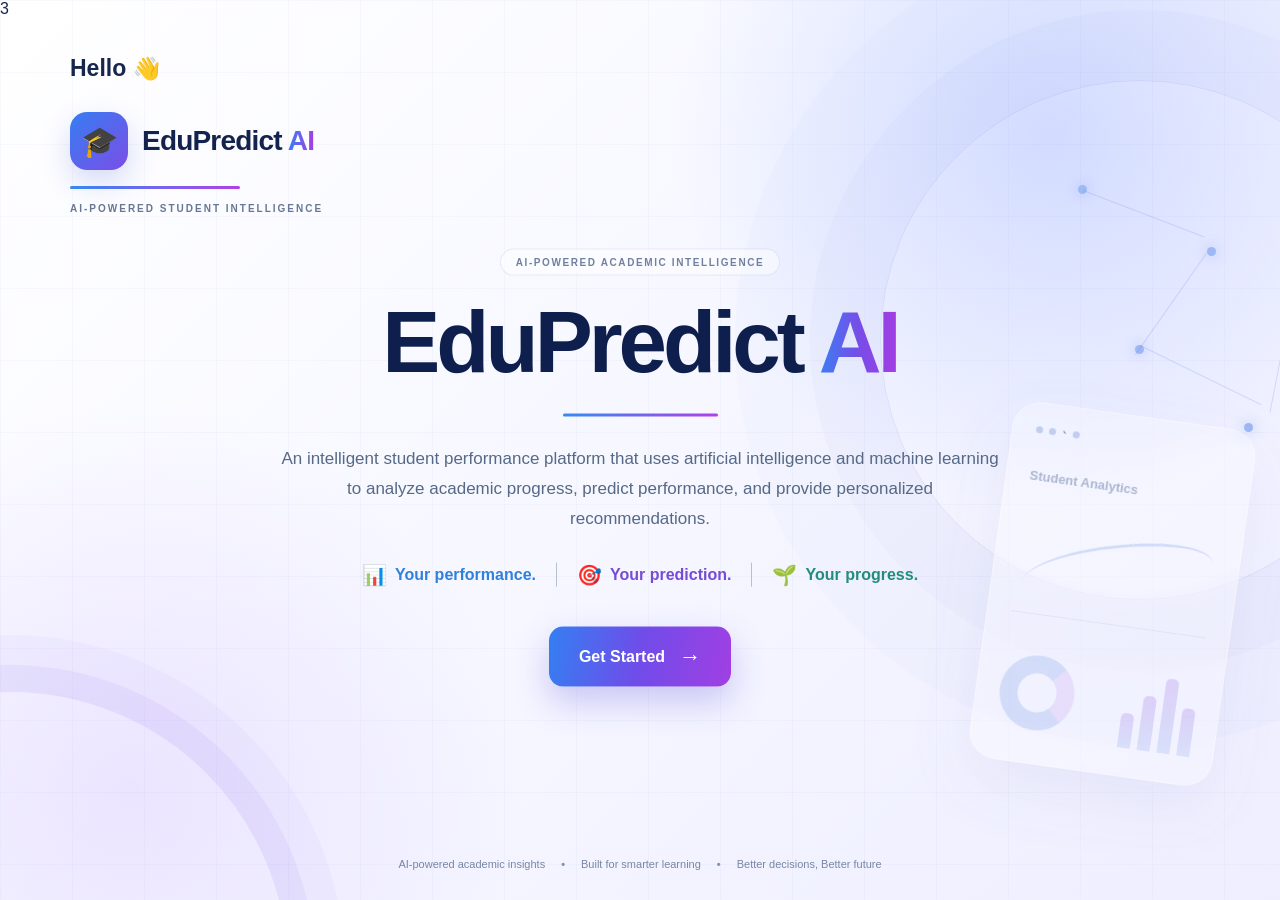
<file: index.html>
<!DOCTYPE html>
<html lang="en">

<head>
    <meta charset="UTF-8">
    <meta name="viewport" content="width=device-width, initial-scale=1.0">

    <title>EduPredict AI</title>

    <meta
        name="description"
        content="EduPredict AI is an intelligent student performance and academic intelligence platform."
    >

    <link rel="stylesheet" href="style.css">
</head>

<body>

    <main class="landing-page">

        <!-- LEFT BRAND AREA -->

        <header class="top-left">

            <div class="hello">
                Hello <span>👋</span>
            </div>

            <div class="brand">

                <div class="brand-logo">
                    🎓
                </div>

                <div class="brand-name">
                    EduPredict <span>AI</span>
                </div>

            </div>

            <div class="brand-line"></div>

            <div class="brand-tag">
                AI-POWERED STUDENT INTELLIGENCE
            </div>

        </header>


        <!-- HERO -->

        <section class="hero">

            <div class="hero-label">
                AI-POWERED ACADEMIC INTELLIGENCE
            </div>

            <h1>
                EduPredict <span>AI</span>
            </h1>

            <div class="title-line"></div>

            <p class="description">
                An intelligent student performance platform that uses
                artificial intelligence and machine learning to analyze
                academic progress, predict performance, and provide
                personalized recommendations.
            </p>


            <!-- FEATURES -->

            <div class="features">

                <div class="feature performance">
                    <span>📊</span>
                    <strong>Your performance.</strong>
                </div>

                <div class="separator"></div>

                <div class="feature prediction">
                    <span>🎯</span>
                    <strong>Your prediction.</strong>
                </div>

                <div class="separator"></div>

                <div class="feature progress">
                    <span>🌱</span>
                    <strong>Your progress.</strong>
                </div>

            </div>


            <!-- GET STARTED -->

            <a
                href="pages/onboarding.html"
                class="get-started"
            >

                <span>Get Started</span>

                <span class="arrow">→</span>

            </a>

        </section>


        <!-- RIGHT DECORATION -->

        <div class="right-visual">

            <div class="network-circle">

                <span class="node n1"></span>
                <span class="node n2"></span>
                <span class="node n3"></span>
                <span class="node n4"></span>
                <span class="node n5"></span>

                <span class="line l1"></span>
                <span class="line l2"></span>
                <span class="line l3"></span>
                <span class="line l4"></span>

            </div>


            <!-- Analytics mockup -->

            <div class="analytics-card">

                <div class="analytics-top">
                    <span></span>
                    <span></span>`
                    <span></span>
                </div>

                <div class="analytics-title">
                    Student Analytics
                </div>

                <div class="fake-chart">
                    <div class="chart-path"></div>
                </div>

                <div class="analytics-bottom">

                    <div class="fake-donut"></div>

                    <div class="fake-bars">
                        <i></i>
                        <i></i>
                        <i></i>
                        <i></i>
                    </div>

                </div>

            </div>

        </div>
3

        <!-- BOTTOM DECORATION -->
 
        <div class="bottom-circle"></div>


        <!-- FOOTER -->

        <footer class="footer">

            <span>AI-powered academic insights</span>

            <b>•</b>

            <span>Built for smarter learning</span>

            <b>•</b>

            <span>Better decisions, Better future</span>

        </footer>

    </main>

</body>

</html>
</file>
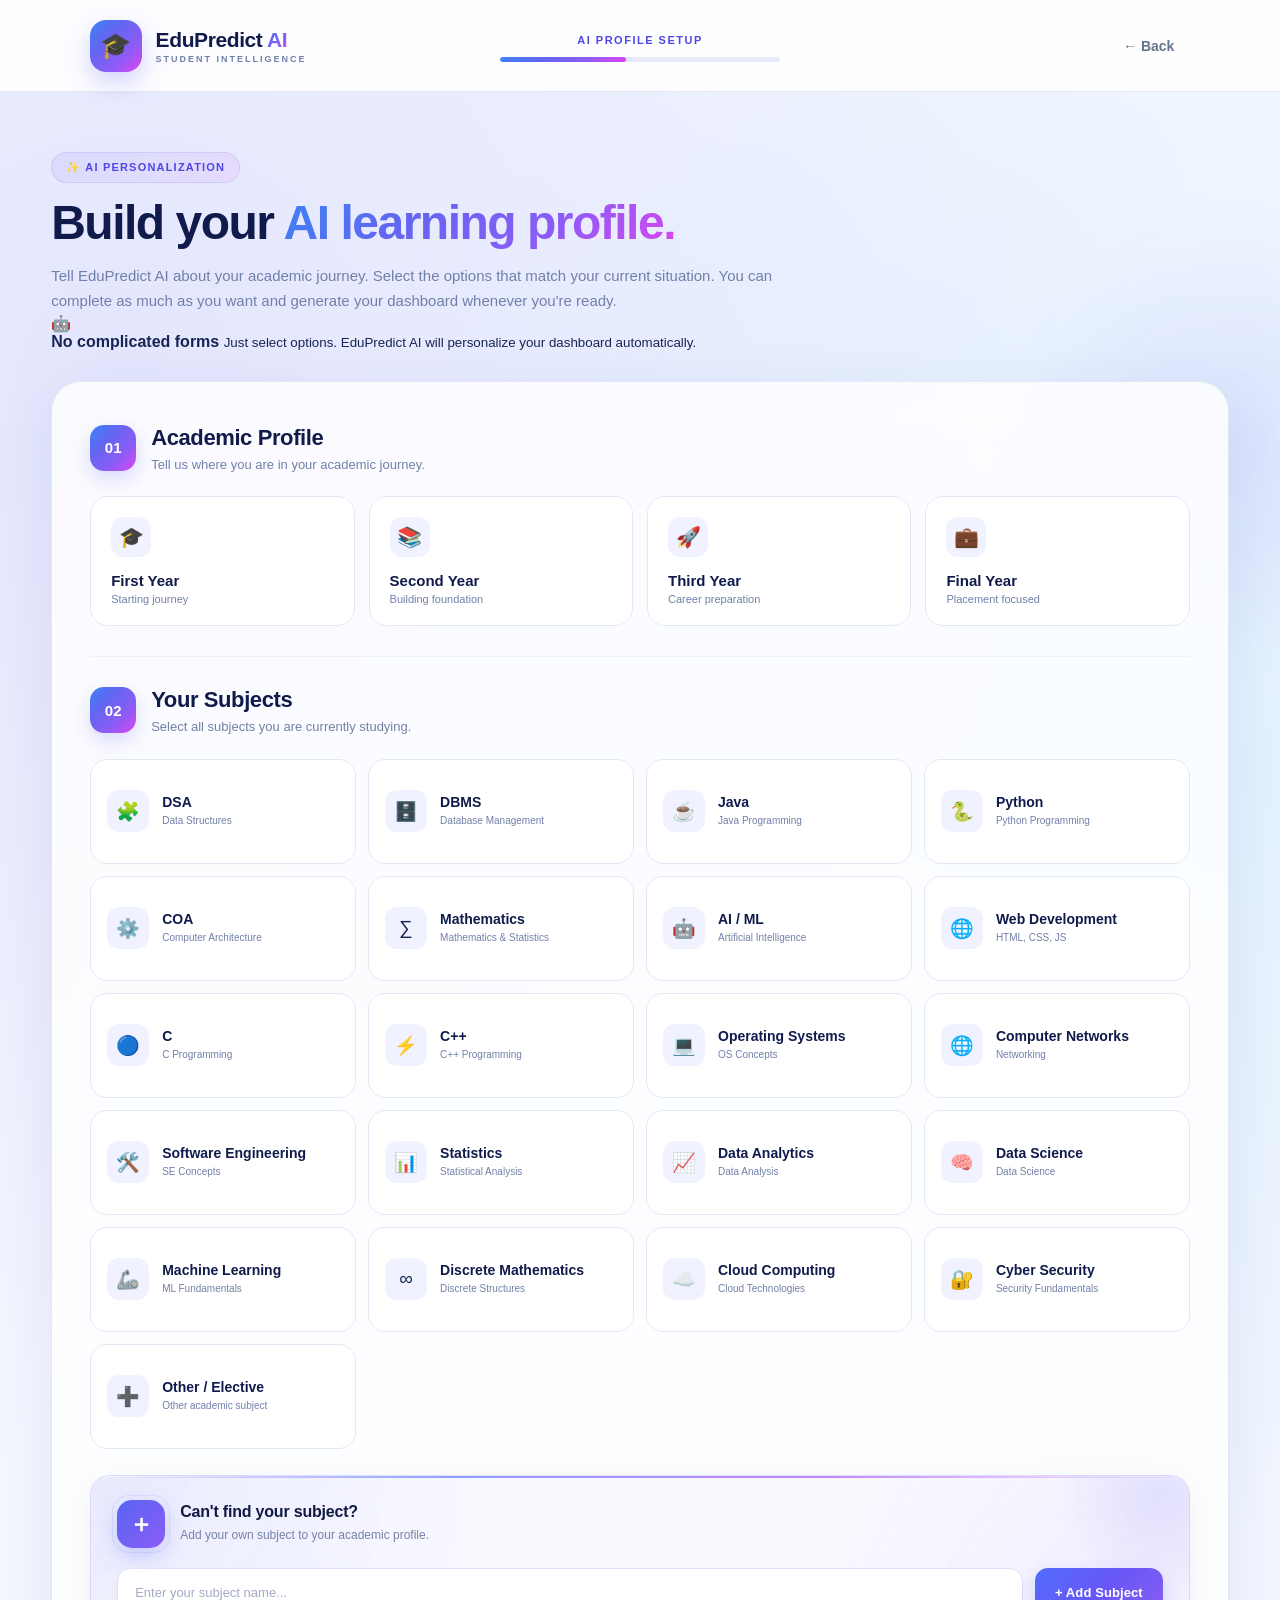
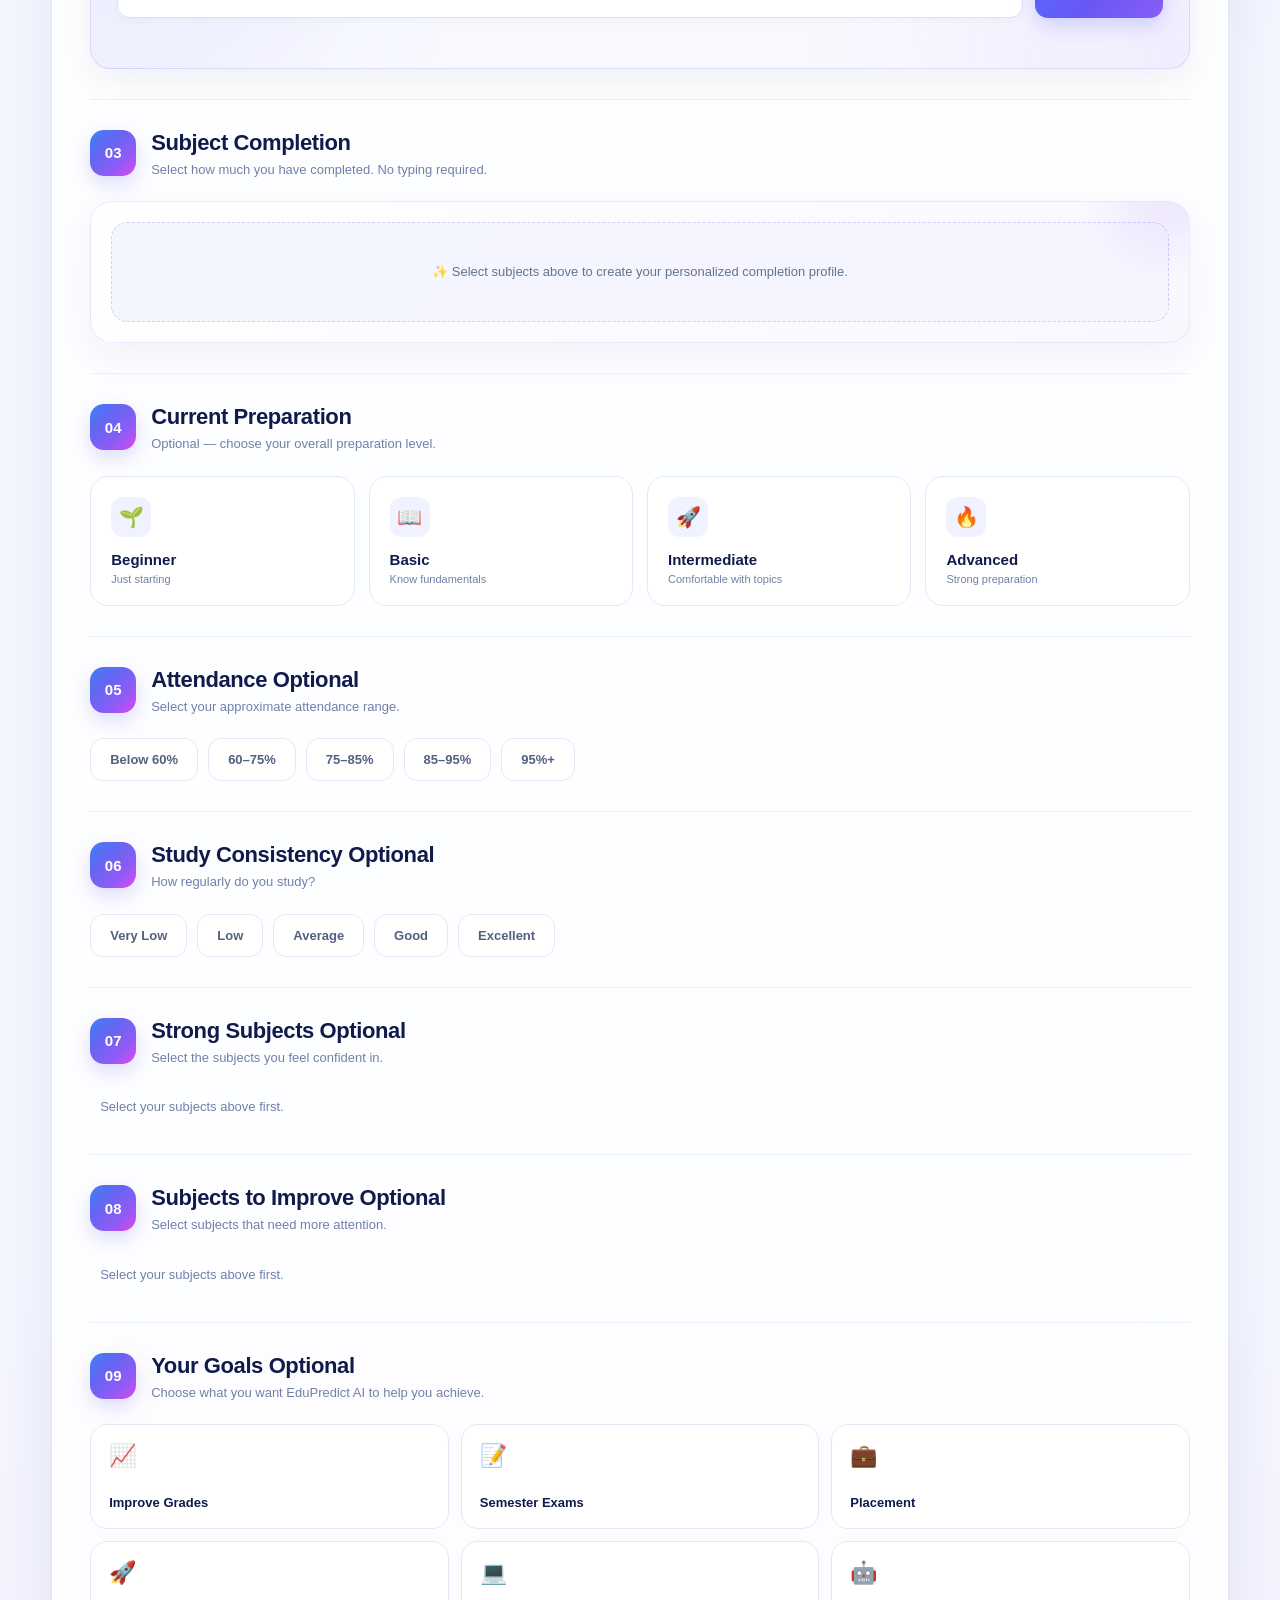
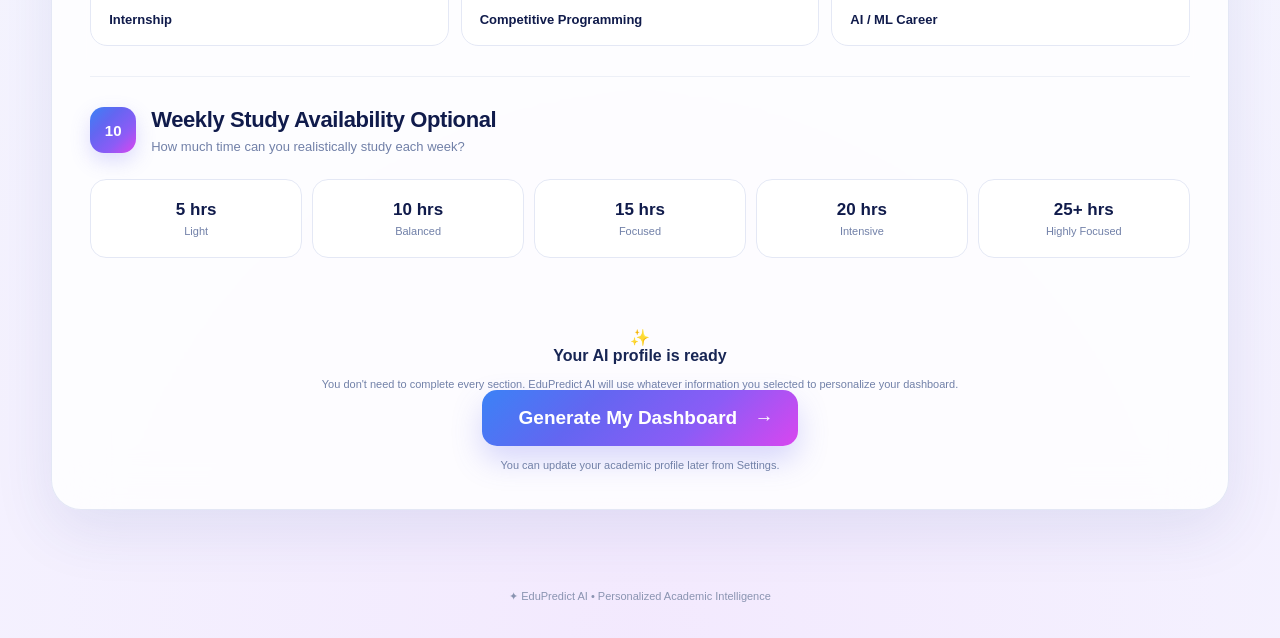
<file: pages/academic-setup.html>
<!DOCTYPE html>
<html lang="en">

<head>

    <meta charset="UTF-8">

    <meta
        name="viewport"
        content="width=device-width, initial-scale=1.0"
    >

    <title>Academic Setup | EduPredict AI</title>

    <link
        rel="stylesheet"
        href="../css/academic-setup.css"
    >

</head>


<body>

<div class="setup-page">


    <!-- =========================================
         HEADER
    ========================================== -->

    <header class="setup-header">

        <div class="brand">

            <div class="brand-icon">
                🎓
            </div>

            <div>

                <h2>
                    EduPredict <span>AI</span>
                </h2>

                <p>
                    STUDENT INTELLIGENCE
                </p>

            </div>

        </div>


        <div class="setup-progress">

            <span>
                AI PROFILE SETUP
            </span>

            <div class="progress-line">

                <div
                    class="progress-fill"
                    id="progressFill">
                </div>

            </div>

        </div>


        <a
            href="onboarding.html"
            class="back-btn">

            ← Back

        </a>

    </header>



    <!-- =========================================
         MAIN
    ========================================== -->

    <main class="setup-container">


        <!-- =====================================
             HERO
        ====================================== -->

        <section class="setup-intro">

            <div class="intro-badge">
                ✨ AI PERSONALIZATION
            </div>

            <h1>
                Build your
                <span>AI learning profile.</span>
            </h1>

            <p>
                Tell EduPredict AI about your academic journey.
                Select the options that match your current situation.
                You can complete as much as you want and generate
                your dashboard whenever you're ready.
            </p>

            <div class="intro-note">

                <span>🤖</span>

                <div>

                    <strong>
                        No complicated forms
                    </strong>

                    <small>
                        Just select options. EduPredict AI will
                        personalize your dashboard automatically.
                    </small>

                </div>

            </div>

        </section>



        <!-- =====================================
             MAIN CARD
        ====================================== -->

        <div class="setup-card">


            <!-- =================================
                 01 ACADEMIC PROFILE
            ================================== -->

            <section class="setup-section">

                <div class="section-heading">

                    <span class="section-number">
                        01
                    </span>

                    <div>

                        <h2>
                            Academic Profile
                        </h2>

                        <p>
                            Tell us where you are in your academic journey.
                        </p>

                    </div>

                </div>


                <div class="option-grid">


                    <label class="option-card">

                        <input
                            type="radio"
                            name="academicYear"
                            value="First Year"
                        >

                        <div class="option-content">

                            <span class="option-icon">
                                🎓
                            </span>

                            <strong>
                                First Year
                            </strong>

                            <small>
                                Starting journey
                            </small>

                        </div>

                    </label>


                    <label class="option-card">

                        <input
                            type="radio"
                            name="academicYear"
                            value="Second Year"
                        >

                        <div class="option-content">

                            <span class="option-icon">
                                📚
                            </span>

                            <strong>
                                Second Year
                            </strong>

                            <small>
                                Building foundation
                            </small>

                        </div>

                    </label>


                    <label class="option-card">

                        <input
                            type="radio"
                            name="academicYear"
                            value="Third Year"
                        >

                        <div class="option-content">

                            <span class="option-icon">
                                🚀
                            </span>

                            <strong>
                                Third Year
                            </strong>

                            <small>
                                Career preparation
                            </small>

                        </div>

                    </label>


                    <label class="option-card">

                        <input
                            type="radio"
                            name="academicYear"
                            value="Final Year"
                        >

                        <div class="option-content">

                            <span class="option-icon">
                                💼
                            </span>

                            <strong>
                                Final Year
                            </strong>

                            <small>
                                Placement focused
                            </small>

                        </div>

                    </label>

                </div>

            </section>



            <!-- =================================
                 02 SUBJECTS
            ================================== -->

            <section class="setup-section">

                <div class="section-heading">

                    <span class="section-number">
                        02
                    </span>

                    <div>

                        <h2>
                            Your Subjects
                        </h2>

                        <p>
                            Select all subjects you are currently studying.
                        </p>

                    </div>

                </div>


                <div
                    class="subject-grid"
                    id="subjectGrid"
                >


                    <!-- DSA -->

                    <label
                        class="subject-card"
                        data-default-subject="true"
                    >

                        <input
                            type="checkbox"
                            name="subjects"
                            value="DSA"
                        >

                        <span class="subject-icon">
                            🧩
                        </span>

                        <span>

                            <strong>
                                DSA
                            </strong>

                            <small>
                                Data Structures
                            </small>

                        </span>

                    </label>



                    <!-- DBMS -->

                    <label
                        class="subject-card"
                        data-default-subject="true"
                    >

                        <input
                            type="checkbox"
                            name="subjects"
                            value="DBMS"
                        >

                        <span class="subject-icon">
                            🗄️
                        </span>

                        <span>

                            <strong>
                                DBMS
                            </strong>

                            <small>
                                Database Management
                            </small>

                        </span>

                    </label>



                    <!-- JAVA -->

                    <label
                        class="subject-card"
                        data-default-subject="true"
                    >

                        <input
                            type="checkbox"
                            name="subjects"
                            value="Java"
                        >

                        <span class="subject-icon">
                            ☕
                        </span>

                        <span>

                            <strong>
                                Java
                            </strong>

                            <small>
                                Java Programming
                            </small>

                        </span>

                    </label>



                    <!-- PYTHON -->

                    <label
                        class="subject-card"
                        data-default-subject="true"
                    >

                        <input
                            type="checkbox"
                            name="subjects"
                            value="Python"
                        >

                        <span class="subject-icon">
                            🐍
                        </span>

                        <span>

                            <strong>
                                Python
                            </strong>

                            <small>
                                Python Programming
                            </small>

                        </span>

                    </label>



                    <!-- COA -->

                    <label
                        class="subject-card"
                        data-default-subject="true"
                    >

                        <input
                            type="checkbox"
                            name="subjects"
                            value="COA"
                        >

                        <span class="subject-icon">
                            ⚙️
                        </span>

                        <span>

                            <strong>
                                COA
                            </strong>

                            <small>
                                Computer Architecture
                            </small>

                        </span>

                    </label>



                    <!-- MATHEMATICS -->

                    <label
                        class="subject-card"
                        data-default-subject="true"
                    >

                        <input
                            type="checkbox"
                            name="subjects"
                            value="Mathematics"
                        >

                        <span class="subject-icon">
                            ∑
                        </span>

                        <span>

                            <strong>
                                Mathematics
                            </strong>

                            <small>
                                Mathematics & Statistics
                            </small>

                        </span>

                    </label>



                    <!-- AI ML -->

                    <label
                        class="subject-card"
                        data-default-subject="true"
                    >

                        <input
                            type="checkbox"
                            name="subjects"
                            value="AI/ML"
                        >

                        <span class="subject-icon">
                            🤖
                        </span>

                        <span>

                            <strong>
                                AI / ML
                            </strong>

                            <small>
                                Artificial Intelligence
                            </small>

                        </span>

                    </label>



                    <!-- WEB DEVELOPMENT -->

                    <label
                        class="subject-card"
                        data-default-subject="true"
                    >

                        <input
                            type="checkbox"
                            name="subjects"
                            value="Web Development"
                        >

                        <span class="subject-icon">
                            🌐
                        </span>

                        <span>

                            <strong>
                                Web Development
                            </strong>

                            <small>
                                HTML, CSS, JS
                            </small>

                        </span>

                    </label>



                    <!-- C -->

                    <label
                        class="subject-card"
                        data-default-subject="true"
                    >

                        <input
                            type="checkbox"
                            name="subjects"
                            value="C"
                        >

                        <span class="subject-icon">
                            🔵
                        </span>

                        <span>

                            <strong>
                                C
                            </strong>

                            <small>
                                C Programming
                            </small>

                        </span>

                    </label>



                    <!-- C++ -->

                    <label
                        class="subject-card"
                        data-default-subject="true"
                    >

                        <input
                            type="checkbox"
                            name="subjects"
                            value="C++"
                        >

                        <span class="subject-icon">
                            ⚡
                        </span>

                        <span>

                            <strong>
                                C++
                            </strong>

                            <small>
                                C++ Programming
                            </small>

                        </span>

                    </label>



                    <!-- OPERATING SYSTEM -->

                    <label
                        class="subject-card"
                        data-default-subject="true"
                    >

                        <input
                            type="checkbox"
                            name="subjects"
                            value="Operating Systems"
                        >

                        <span class="subject-icon">
                            💻
                        </span>

                        <span>

                            <strong>
                                Operating Systems
                            </strong>

                            <small>
                                OS Concepts
                            </small>

                        </span>

                    </label>



                    <!-- COMPUTER NETWORKS -->

                    <label
                        class="subject-card"
                        data-default-subject="true"
                    >

                        <input
                            type="checkbox"
                            name="subjects"
                            value="Computer Networks"
                        >

                        <span class="subject-icon">
                            🌐
                        </span>

                        <span>

                            <strong>
                                Computer Networks
                            </strong>

                            <small>
                                Networking
                            </small>

                        </span>

                    </label>



                    <!-- SOFTWARE ENGINEERING -->

                    <label
                        class="subject-card"
                        data-default-subject="true"
                    >

                        <input
                            type="checkbox"
                            name="subjects"
                            value="Software Engineering"
                        >

                        <span class="subject-icon">
                            🛠️
                        </span>

                        <span>

                            <strong>
                                Software Engineering
                            </strong>

                            <small>
                                SE Concepts
                            </small>

                        </span>

                    </label>



                    <!-- STATISTICS -->

                    <label
                        class="subject-card"
                        data-default-subject="true"
                    >

                        <input
                            type="checkbox"
                            name="subjects"
                            value="Statistics"
                        >

                        <span class="subject-icon">
                            📊
                        </span>

                        <span>

                            <strong>
                                Statistics
                            </strong>

                            <small>
                                Statistical Analysis
                            </small>

                        </span>

                    </label>



                    <!-- DATA ANALYTICS -->

                    <label
                        class="subject-card"
                        data-default-subject="true"
                    >

                        <input
                            type="checkbox"
                            name="subjects"
                            value="Data Analytics"
                        >

                        <span class="subject-icon">
                            📈
                        </span>

                        <span>

                            <strong>
                                Data Analytics
                            </strong>

                            <small>
                                Data Analysis
                            </small>

                        </span>

                    </label>



                    <!-- DATA SCIENCE -->

                    <label
                        class="subject-card"
                        data-default-subject="true"
                    >

                        <input
                            type="checkbox"
                            name="subjects"
                            value="Data Science"
                        >

                        <span class="subject-icon">
                            🧠
                        </span>

                        <span>

                            <strong>
                                Data Science
                            </strong>

                            <small>
                                Data Science
                            </small>

                        </span>

                    </label>



                    <!-- MACHINE LEARNING -->

                    <label
                        class="subject-card"
                        data-default-subject="true"
                    >

                        <input
                            type="checkbox"
                            name="subjects"
                            value="Machine Learning"
                        >

                        <span class="subject-icon">
                            🦾
                        </span>

                        <span>

                            <strong>
                                Machine Learning
                            </strong>

                            <small>
                                ML Fundamentals
                            </small>

                        </span>

                    </label>



                    <!-- DISCRETE MATHEMATICS -->

                    <label
                        class="subject-card"
                        data-default-subject="true"
                    >

                        <input
                            type="checkbox"
                            name="subjects"
                            value="Discrete Mathematics"
                        >

                        <span class="subject-icon">
                            ∞
                        </span>

                        <span>

                            <strong>
                                Discrete Mathematics
                            </strong>

                            <small>
                                Discrete Structures
                            </small>

                        </span>

                    </label>



                    <!-- CLOUD COMPUTING -->

                    <label
                        class="subject-card"
                        data-default-subject="true"
                    >

                        <input
                            type="checkbox"
                            name="subjects"
                            value="Cloud Computing"
                        >

                        <span class="subject-icon">
                            ☁️
                        </span>

                        <span>

                            <strong>
                                Cloud Computing
                            </strong>

                            <small>
                                Cloud Technologies
                            </small>

                        </span>

                    </label>



                    <!-- CYBER SECURITY -->

                    <label
                        class="subject-card"
                        data-default-subject="true"
                    >

                        <input
                            type="checkbox"
                            name="subjects"
                            value="Cyber Security"
                        >

                        <span class="subject-icon">
                            🔐
                        </span>

                        <span>

                            <strong>
                                Cyber Security
                            </strong>

                            <small>
                                Security Fundamentals
                            </small>

                        </span>

                    </label>



                    <!-- OTHER / ELECTIVE -->

                    <label
                        class="subject-card"
                        data-default-subject="true"
                    >

                        <input
                            type="checkbox"
                            name="subjects"
                            value="Other / Elective"
                        >

                        <span class="subject-icon">
                            ➕
                        </span>

                        <span>

                            <strong>
                                Other / Elective
                            </strong>

                            <small>
                                Other academic subject
                            </small>

                        </span>

                    </label>

                </div>



                <!-- =================================
                     CUSTOM SUBJECT
                ================================== -->

                <div
                    class="custom-subject-box"
                    id="customSubjectBox"
                >

                    <div class="custom-subject-header">

                        <div class="custom-subject-icon">
                            ＋
                        </div>

                        <div>

                            <h3>
                                Can't find your subject?
                            </h3>

                            <p>
                                Add your own subject to your academic profile.
                            </p>

                        </div>

                    </div>


                    <div class="custom-subject-input-row">

                        <input
                            type="text"
                            id="customSubjectInput"
                            placeholder="Enter your subject name..."
                            maxlength="50"
                            autocomplete="off"
                        >

                        <button
                            type="button"
                            id="addCustomSubjectBtn"
                        >
                            + Add Subject
                        </button>

                    </div>


                    <p
                        id="customSubjectMessage"
                        class="custom-subject-message">
                    </p>

                </div>

            </section>



            <!-- =================================
                 03 SUBJECT COMPLETION
            ================================== -->

            <section class="setup-section">

                <div class="section-heading">

                    <span class="section-number">
                        03
                    </span>

                    <div>

                        <h2>
                            Subject Completion
                        </h2>

                        <p>
                            Select how much you have completed.
                            No typing required.
                        </p>

                    </div>

                </div>


                <div
                    id="completionContainer"
                    class="completion-container"
                >

                    <div class="empty-completion">

                        <span>
                            ✨
                        </span>

                        Select subjects above to create
                        your personalized completion profile.

                    </div>

                </div>

            </section>



            <!-- =================================
                 04 PREPARATION LEVEL
            ================================== -->

            <section class="setup-section">

                <div class="section-heading">

                    <span class="section-number">
                        04
                    </span>

                    <div>

                        <h2>
                            Current Preparation
                        </h2>

                        <p>
                            Optional — choose your overall preparation level.
                        </p>

                    </div>

                </div>


                <div class="option-grid">


                    <label class="option-card">

                        <input
                            type="radio"
                            name="preparation"
                            value="Beginner"
                        >

                        <div class="option-content">

                            <span class="option-icon">
                                🌱
                            </span>

                            <strong>
                                Beginner
                            </strong>

                            <small>
                                Just starting
                            </small>

                        </div>

                    </label>


                    <label class="option-card">

                        <input
                            type="radio"
                            name="preparation"
                            value="Basic"
                        >

                        <div class="option-content">

                            <span class="option-icon">
                                📖
                            </span>

                            <strong>
                                Basic
                            </strong>

                            <small>
                                Know fundamentals
                            </small>

                        </div>

                    </label>


                    <label class="option-card">

                        <input
                            type="radio"
                            name="preparation"
                            value="Intermediate"
                        >

                        <div class="option-content">

                            <span class="option-icon">
                                🚀
                            </span>

                            <strong>
                                Intermediate
                            </strong>

                            <small>
                                Comfortable with topics
                            </small>

                        </div>

                    </label>


                    <label class="option-card">

                        <input
                            type="radio"
                            name="preparation"
                            value="Advanced"
                        >

                        <div class="option-content">

                            <span class="option-icon">
                                🔥
                            </span>

                            <strong>
                                Advanced
                            </strong>

                            <small>
                                Strong preparation
                            </small>

                        </div>

                    </label>

                </div>

            </section>



            <!-- =================================
                 05 ATTENDANCE
            ================================== -->

            <section class="setup-section">

                <div class="section-heading">

                    <span class="section-number">
                        05
                    </span>

                    <div>

                        <h2>
                            Attendance

                            <span class="optional-label">
                                Optional
                            </span>

                        </h2>

                        <p>
                            Select your approximate attendance range.
                        </p>

                    </div>

                </div>


                <div class="compact-options">


                    <label>

                        <input
                            type="radio"
                            name="attendance"
                            value="Below 60%"
                        >

                        <span>
                            Below 60%
                        </span>

                    </label>


                    <label>

                        <input
                            type="radio"
                            name="attendance"
                            value="60-75%"
                        >

                        <span>
                            60–75%
                        </span>

                    </label>


                    <label>

                        <input
                            type="radio"
                            name="attendance"
                            value="75-85%"
                        >

                        <span>
                            75–85%
                        </span>

                    </label>


                    <label>

                        <input
                            type="radio"
                            name="attendance"
                            value="85-95%"
                        >

                        <span>
                            85–95%
                        </span>

                    </label>


                    <label>

                        <input
                            type="radio"
                            name="attendance"
                            value="95%+"
                        >

                        <span>
                            95%+
                        </span>

                    </label>

                </div>

            </section>



            <!-- =================================
                 06 STUDY CONSISTENCY
            ================================== -->

            <section class="setup-section">

                <div class="section-heading">

                    <span class="section-number">
                        06
                    </span>

                    <div>

                        <h2>

                            Study Consistency

                            <span class="optional-label">
                                Optional
                            </span>

                        </h2>

                        <p>
                            How regularly do you study?
                        </p>

                    </div>

                </div>


                <div class="compact-options">


                    <label>

                        <input
                            type="radio"
                            name="consistency"
                            value="Very Low"
                        >

                        <span>
                            Very Low
                        </span>

                    </label>


                    <label>

                        <input
                            type="radio"
                            name="consistency"
                            value="Low"
                        >

                        <span>
                            Low
                        </span>

                    </label>


                    <label>

                        <input
                            type="radio"
                            name="consistency"
                            value="Average"
                        >

                        <span>
                            Average
                        </span>

                    </label>


                    <label>

                        <input
                            type="radio"
                            name="consistency"
                            value="Good"
                        >

                        <span>
                            Good
                        </span>

                    </label>


                    <label>

                        <input
                            type="radio"
                            name="consistency"
                            value="Excellent"
                        >

                        <span>
                            Excellent
                        </span>

                    </label>

                </div>

            </section>



            <!-- =================================
                 07 STRONG SUBJECTS
            ================================== -->

            <section class="setup-section">

                <div class="section-heading">

                    <span class="section-number">
                        07
                    </span>

                    <div>

                        <h2>

                            Strong Subjects

                            <span class="optional-label">
                                Optional
                            </span>

                        </h2>

                        <p>
                            Select the subjects you feel confident in.
                        </p>

                    </div>

                </div>


                <div
                    id="strongSubjects"
                    class="mini-subject-grid"
                >

                    <p class="muted-text">
                        Select your subjects above first.
                    </p>

                </div>

            </section>



            <!-- =================================
                 08 SUBJECTS TO IMPROVE
            ================================== -->

            <section class="setup-section">

                <div class="section-heading">

                    <span class="section-number">
                        08
                    </span>

                    <div>

                        <h2>

                            Subjects to Improve

                            <span class="optional-label">
                                Optional
                            </span>

                        </h2>

                        <p>
                            Select subjects that need more attention.
                        </p>

                    </div>

                </div>


                <div
                    id="weakSubjects"
                    class="mini-subject-grid"
                >

                    <p class="muted-text">
                        Select your subjects above first.
                    </p>

                </div>

            </section>



            <!-- =================================
                 09 GOALS
            ================================== -->

            <section class="setup-section">

                <div class="section-heading">

                    <span class="section-number">
                        09
                    </span>

                    <div>

                        <h2>

                            Your Goals

                            <span class="optional-label">
                                Optional
                            </span>

                        </h2>

                        <p>
                            Choose what you want EduPredict AI
                            to help you achieve.
                        </p>

                    </div>

                </div>


                <div class="goal-grid">


                    <label class="goal-card">

                        <input
                            type="checkbox"
                            name="goals"
                            value="Improve Grades"
                        >

                        <span>
                            📈
                        </span>

                        <strong>
                            Improve Grades
                        </strong>

                    </label>


                    <label class="goal-card">

                        <input
                            type="checkbox"
                            name="goals"
                            value="Semester Exams"
                        >

                        <span>
                            📝
                        </span>

                        <strong>
                            Semester Exams
                        </strong>

                    </label>


                    <label class="goal-card">

                        <input
                            type="checkbox"
                            name="goals"
                            value="Placement"
                        >

                        <span>
                            💼
                        </span>

                        <strong>
                            Placement
                        </strong>

                    </label>


                    <label class="goal-card">

                        <input
                            type="checkbox"
                            name="goals"
                            value="Internship"
                        >

                        <span>
                            🚀
                        </span>

                        <strong>
                            Internship
                        </strong>

                    </label>


                    <label class="goal-card">

                        <input
                            type="checkbox"
                            name="goals"
                            value="Competitive Programming"
                        >

                        <span>
                            💻
                        </span>

                        <strong>
                            Competitive Programming
                        </strong>

                    </label>


                    <label class="goal-card">

                        <input
                            type="checkbox"
                            name="goals"
                            value="AI/ML Career"
                        >

                        <span>
                            🤖
                        </span>

                        <strong>
                            AI / ML Career
                        </strong>

                    </label>

                </div>

            </section>



            <!-- =================================
                 10 STUDY AVAILABILITY
            ================================== -->

            <section class="setup-section">

                <div class="section-heading">

                    <span class="section-number">
                        10
                    </span>

                    <div>

                        <h2>

                            Weekly Study Availability

                            <span class="optional-label">
                                Optional
                            </span>

                        </h2>

                        <p>
                            How much time can you realistically
                            study each week?
                        </p>

                    </div>

                </div>


                <div class="hours-grid">


                    <label class="hour-card">

                        <input
                            type="radio"
                            name="studyHours"
                            value="5"
                        >

                        <strong>
                            5 hrs
                        </strong>

                        <span>
                            Light
                        </span>

                    </label>


                    <label class="hour-card">

                        <input
                            type="radio"
                            name="studyHours"
                            value="10"
                        >

                        <strong>
                            10 hrs
                        </strong>

                        <span>
                            Balanced
                        </span>

                    </label>


                    <label class="hour-card">

                        <input
                            type="radio"
                            name="studyHours"
                            value="15"
                        >

                        <strong>
                            15 hrs
                        </strong>

                        <span>
                            Focused
                        </span>

                    </label>


                    <label class="hour-card">

                        <input
                            type="radio"
                            name="studyHours"
                            value="20"
                        >

                        <strong>
                            20 hrs
                        </strong>

                        <span>
                            Intensive
                        </span>

                    </label>


                    <label class="hour-card">

                        <input
                            type="radio"
                            name="studyHours"
                            value="25+"
                        >

                        <strong>
                            25+ hrs
                        </strong>

                        <span>
                            Highly Focused
                        </span>

                    </label>

                </div>

            </section>



            <!-- =================================
                 GENERATE DASHBOARD
            ================================== -->

            <div class="generate-section">


                <div class="ai-ready">

                    <div class="ai-pulse">
                        ✨
                    </div>

                    <div>

                        <strong>
                            Your AI profile is ready
                        </strong>

                        <p>
                            You don't need to complete every section.
                            EduPredict AI will use whatever information
                            you selected to personalize your dashboard.
                        </p>

                    </div>

                </div>


                <button
                    type="button"
                    id="generateDashboard"
                    class="generate-btn"
                >

                    <span>
                        Generate My Dashboard
                    </span>

                    <span>
                        →
                    </span>

                </button>


                <p>
                    You can update your academic profile later from Settings.
                </p>

            </div>


        </div>

    </main>



    <!-- =========================================
         FOOTER
    ========================================== -->

    <footer class="setup-footer">

        <span>
            ✦ EduPredict AI
        </span>

        <span>
            •
        </span>

        Personalized Academic Intelligence

    </footer>


</div>



<!-- =====================================================
     CUSTOM SUBJECT JAVASCRIPT

     IMPORTANT:
     Custom subjects are TEMPORARY.

     They are NOT stored in localStorage.

     If this page is opened again,
     custom subjects will not appear.
===================================================== -->

<script>

document.addEventListener(
    "DOMContentLoaded",
    function () {


        /* =================================================
           ELEMENTS
        ================================================= */

        const subjectGrid =
            document.getElementById(
                "subjectGrid"
            );


        const customSubjectInput =
            document.getElementById(
                "customSubjectInput"
            );


        const addCustomSubjectBtn =
            document.getElementById(
                "addCustomSubjectBtn"
            );


        const customSubjectMessage =
            document.getElementById(
                "customSubjectMessage"
            );



        /* =================================================
           SHOW MESSAGE
        ================================================= */

        function showMessage(
            message,
            success = true
        ) {

            if (!customSubjectMessage) {
                return;
            }


            customSubjectMessage.textContent =
                message;


            customSubjectMessage.style.color =
                success
                    ? "#4f46e5"
                    : "#e5484d";


            setTimeout(
                function () {

                    customSubjectMessage.textContent =
                        "";

                },
                2500
            );

        }



        /* =================================================
           CHECK DUPLICATE SUBJECT
        ================================================= */

        function subjectAlreadyExists(
            subjectName
        ) {

            const allSubjects =
                document.querySelectorAll(
                    'input[name="subjects"]'
                );


            for (
                let i = 0;
                i < allSubjects.length;
                i++
            ) {

                const existingSubject =
                    allSubjects[i]
                        .value
                        .trim()
                        .toLowerCase();


                if (
                    existingSubject ===
                    subjectName
                        .trim()
                        .toLowerCase()
                ) {

                    return true;

                }

            }


            return false;

        }



        /* =================================================
           CREATE CUSTOM SUBJECT CARD
        ================================================= */

        function createCustomSubjectCard(
            subjectName
        ) {

            if (!subjectGrid) {
                return;
            }


            if (
                !subjectName ||
                !subjectName.trim()
            ) {

                return;

            }


            subjectName =
                subjectName.trim();


            /* ---------------------------------------------
               DUPLICATE CHECK
            --------------------------------------------- */

            if (
                subjectAlreadyExists(
                    subjectName
                )
            ) {

                return;

            }



            /* ---------------------------------------------
               CARD
            --------------------------------------------- */

            const card =
                document.createElement(
                    "label"
                );


            card.className =
                "subject-card custom-subject-card";


            card.setAttribute(
                "data-custom-subject",
                "true"
            );



            /* ---------------------------------------------
               CHECKBOX
            --------------------------------------------- */

            const checkbox =
                document.createElement(
                    "input"
                );


            checkbox.type =
                "checkbox";


            checkbox.name =
                "subjects";


            checkbox.value =
                subjectName;



            /* ---------------------------------------------
               ICON
            --------------------------------------------- */

            const icon =
                document.createElement(
                    "span"
                );


            icon.className =
                "subject-icon";


            icon.textContent =
                "✨";



            /* ---------------------------------------------
               CONTENT
            --------------------------------------------- */

            const content =
                document.createElement(
                    "span"
                );


            const title =
                document.createElement(
                    "strong"
                );


            title.textContent =
                subjectName;


            const subtitle =
                document.createElement(
                    "small"
                );


            subtitle.textContent =
                "Custom Subject";


            content.appendChild(
                title
            );


            content.appendChild(
                subtitle
            );



            /* ---------------------------------------------
               ADD TO CARD
            --------------------------------------------- */

            card.appendChild(
                checkbox
            );


            card.appendChild(
                icon
            );


            card.appendChild(
                content
            );



            /* ---------------------------------------------
               ADD CARD TO CURRENT PAGE
            --------------------------------------------- */

            subjectGrid.appendChild(
                card
            );

        }



        /* =================================================
           ADD SUBJECT
        ================================================= */

        function addSubject() {

            if (!customSubjectInput) {
                return;
            }


            const subjectName =
                customSubjectInput
                    .value
                    .trim();



            /* ---------------------------------------------
               EMPTY CHECK
            --------------------------------------------- */

            if (!subjectName) {

                showMessage(
                    "Please enter a subject name.",
                    false
                );


                customSubjectInput.focus();

                return;

            }



            /* ---------------------------------------------
               DUPLICATE CHECK
            --------------------------------------------- */

            if (
                subjectAlreadyExists(
                    subjectName
                )
            ) {

                showMessage(
                    "This subject already exists.",
                    false
                );


                customSubjectInput.focus();

                return;

            }



            /* ---------------------------------------------
               CREATE
            --------------------------------------------- */

            createCustomSubjectCard(
                subjectName
            );



            /* ---------------------------------------------
               CLEAR INPUT
            --------------------------------------------- */

            customSubjectInput.value =
                "";



            /* ---------------------------------------------
               SUCCESS
            --------------------------------------------- */

            showMessage(
                `${subjectName} added successfully!`,
                true
            );


            customSubjectInput.focus();

        }



        /* =================================================
           ADD BUTTON
        ================================================= */

        if (addCustomSubjectBtn) {

            addCustomSubjectBtn.addEventListener(
                "click",
                addSubject
            );

        }



        /* =================================================
           ENTER KEY
        ================================================= */

        if (customSubjectInput) {

            customSubjectInput.addEventListener(
                "keydown",
                function (event) {

                    if (
                        event.key === "Enter"
                    ) {

                        event.preventDefault();

                        addSubject();

                    }

                }
            );

        }

    }
);

</script>



<!-- =====================================================
     EXISTING PROJECT JAVASCRIPT
===================================================== -->

<script
    src="../js/academic-setup.js">
</script>


</body>

</html>
</file>
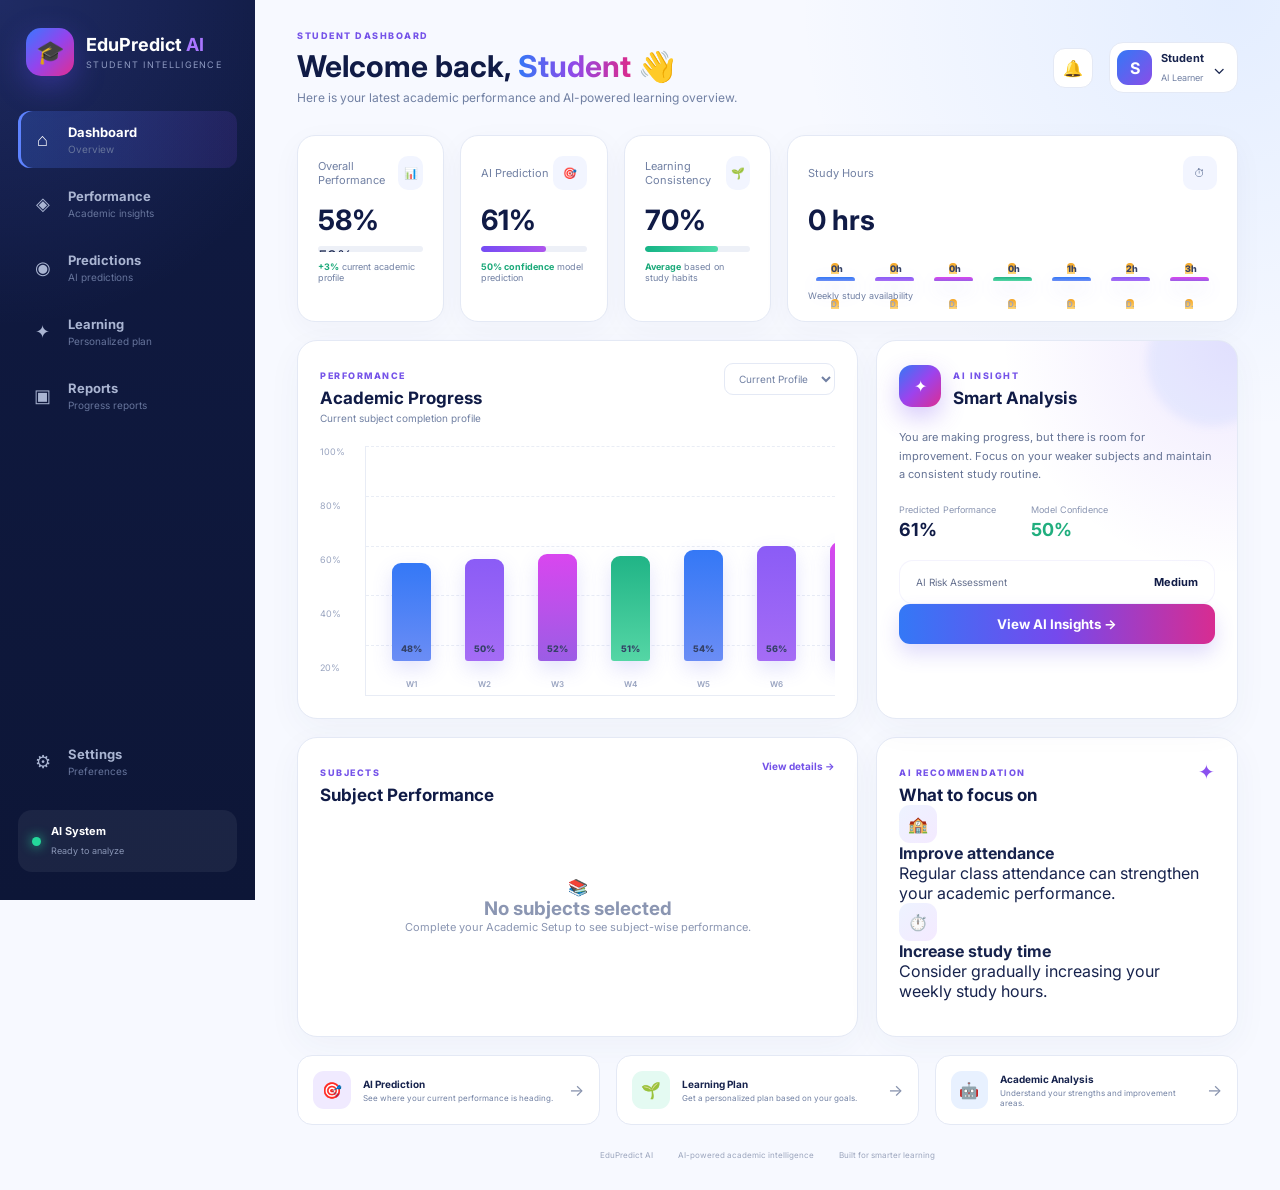
<file: pages/dashboard.html>
<!DOCTYPE html>
<html lang="en">

<head>
    <meta charset="UTF-8">
    <meta name="viewport" content="width=device-width, initial-scale=1.0">

    <title>Dashboard | EduPredict AI</title>

    <link rel="stylesheet" href="../css/dashboard.css">
</head>

<body>

<div class="dashboard-app">

    <!-- ================= SIDEBAR ================= -->

    <aside class="sidebar">

        <div class="brand">

            <div class="brand-icon">🎓</div>

            <div>
                <h2>EduPredict <span>AI</span></h2>
                <p>Student Intelligence</p>
            </div>

        </div>


        <nav class="sidebar-nav">

            <button class="nav-item active" data-page="dashboard">
                <span>⌂</span>

                <div>
                    <strong>Dashboard</strong>
                    <small>Overview</small>
                </div>
            </button>


            <button class="nav-item" data-page="performance">
                <span>◈</span>

                <div>
                    <strong>Performance</strong>
                    <small>Academic insights</small>
                </div>
            </button>


            <button class="nav-item" data-page="predictions">
                <span>◉</span>

                <div>
                    <strong>Predictions</strong>
                    <small>AI predictions</small>
                </div>
            </button>


            <button class="nav-item" data-page="learning">
                <span>✦</span>

                <div>
                    <strong>Learning</strong>
                    <small>Personalized plan</small>
                </div>
            </button>


            <button class="nav-item" data-page="reports">
                <span>▣</span>

                <div>
                    <strong>Reports</strong>
                    <small>Progress reports</small>
                </div>
            </button>

        </nav>


        <div class="sidebar-bottom">

            <button class="nav-item" data-page="settings">
                <span>⚙</span>

                <div>
                    <strong>Settings</strong>
                    <small>Preferences</small>
                </div>
            </button>


            <div class="ai-status">

                <div class="status-dot"></div>

                <div>
                    <strong>AI System</strong>
                    <small>Ready to analyze</small>
                </div>

            </div>

        </div>

    </aside>


    <!-- ================= MAIN CONTENT ================= -->

    <main class="main-content">

        <!-- TOP BAR -->

        <header class="topbar">

            <div>

                <p class="eyebrow">
                    STUDENT DASHBOARD
                </p>

                <h1>
                    Welcome back,
                    <span id="studentName">Student</span> 👋
                </h1>

                <p class="top-description">
                    Here is your latest academic performance and AI-powered learning overview.
                </p>

            </div>


            <div class="profile-area">

                <div class="notification">
                    🔔
                </div>


                <div class="profile">

                    <div class="profile-avatar" id="profileAvatar">
                        S
                    </div>

                    <div>
                        <strong id="profileName">Student</strong>
                        <small>AI Learner</small>
                    </div>

                    <span>⌄</span>

                </div>

            </div>

        </header>


        <!-- ================= QUICK STATS ================= -->

        <section class="stats-grid">


            <!-- OVERALL PERFORMANCE -->

            <div class="stat-card blue">

                <div class="stat-top">

                    <span>Overall Performance</span>

                    <div class="stat-icon">
                        📊
                    </div>

                </div>


                <h2 id="overallPerformance">--%</h2>


                <div class="progress">

                    <div
                        id="overallProgress"
                        style="width:0%">
                    </div>

                </div>


                <p>

                    <span
                        class="positive"
                        id="performanceTrend">
                        —
                    </span>

                    current academic profile

                </p>

            </div>



            <!-- AI PREDICTION -->

            <div class="stat-card purple">

                <div class="stat-top">

                    <span>AI Prediction</span>

                    <div class="stat-icon">
                        🎯
                    </div>

                </div>


                <h2 id="aiPrediction">--%</h2>


                <div class="progress">

                    <div
                        id="aiPredictionProgress"
                        style="width:0%">
                    </div>

                </div>


                <p>

                    <span
                        class="positive"
                        id="predictionConfidence">
                        Analyzing
                    </span>

                    model prediction

                </p>

            </div>



            <!-- LEARNING CONSISTENCY -->

            <div class="stat-card green">

                <div class="stat-top">

                    <span>Learning Consistency</span>

                    <div class="stat-icon">
                        🌱
                    </div>

                </div>


                <h2 id="learningConsistency">--%</h2>


                <div class="progress">

                    <div
                        id="consistencyProgress"
                        style="width:0%">
                    </div>

                </div>


                <p>

                    <span
                        class="positive"
                        id="consistencyLabel">
                        —
                    </span>

                    based on study habits

                </p>

            </div>



            <!-- STUDY HOURS -->

            <div class="stat-card orange">

                <div class="stat-top">

                    <span>Study Hours</span>

                    <div class="stat-icon">
                        ⏱
                    </div>

                </div>


                <h2 id="studyHours">--h</h2>


                <div
                    class="mini-bars"
                    id="studyHourBars">

                    <span style="height:30%"></span>
                    <span style="height:45%"></span>
                    <span style="height:55%"></span>
                    <span style="height:65%"></span>
                    <span style="height:75%"></span>
                    <span style="height:85%"></span>
                    <span style="height:95%"></span>

                </div>


                <p>
                    Weekly study availability
                </p>

            </div>

        </section>



        <!-- ================= MAIN GRID ================= -->

        <section class="dashboard-grid">


            <!-- PERFORMANCE CHART -->

            <div class="panel performance-panel">

                <div class="panel-header">

                    <div>

                        <span class="panel-label">
                            PERFORMANCE
                        </span>

                        <h2>
                            Academic Progress
                        </h2>

                        <p>
                            Current subject completion profile
                        </p>

                    </div>


                    <select id="periodSelect">

                        <option>
                            Current Profile
                        </option>

                        <option>
                            Last 30 days
                        </option>

                        <option>
                            This semester
                        </option>

                    </select>

                </div>



                <div class="chart">

                    <div class="y-axis">

                        <span>100%</span>
                        <span>80%</span>
                        <span>60%</span>
                        <span>40%</span>
                        <span>20%</span>

                    </div>


                    <div class="chart-area">

                        <div class="grid-line"></div>
                        <div class="grid-line"></div>
                        <div class="grid-line"></div>
                        <div class="grid-line"></div>
                        <div class="grid-line"></div>


                        <!-- IMPORTANT:
                             JS will generate bars here.
                             No fake W1-W8 data. -->

                        <div
                            class="chart-bars"
                            id="performanceChartBars">

                            <div class="empty-chart">
                                Select subjects to generate your academic profile.
                            </div>

                        </div>

                    </div>

                </div>

            </div>



            <!-- ================= AI INSIGHT ================= -->

            <div class="panel ai-panel">

                <div class="ai-glow"></div>


                <div class="ai-header">

                    <div class="ai-orb">
                        ✦
                    </div>

                    <div>

                        <span class="panel-label">
                            AI INSIGHT
                        </span>

                        <h2>
                            Smart Analysis
                        </h2>

                    </div>

                </div>


                <p
                    class="ai-message"
                    id="aiMessage">

                    AI is analyzing your academic profile...

                </p>



                <!-- DYNAMIC AI SCORE -->

                <div class="ai-score">

                    <div>

                        <span>
                            Predicted Performance
                        </span>

                        <strong id="aiPredictedScore">
                            --%
                        </strong>

                    </div>


                    <div class="confidence">

                        <span>
                            Model Confidence
                        </span>

                        <strong id="aiConfidence">
                            --%
                        </strong>

                    </div>

                </div>



                <!-- AI RISK -->

                <div
                    class="ai-risk"
                    id="aiRiskBox"
                    style="
                        margin-top:16px;
                        padding:14px 16px;
                        border-radius:14px;
                        background:rgba(255,255,255,.08);
                        display:flex;
                        justify-content:space-between;
                        align-items:center;
                        gap:10px;
                    ">

                    <span>
                        AI Risk Assessment
                    </span>

                    <strong id="aiRiskLevel">
                        Analyzing...
                    </strong>

                </div>


                <button
                    class="ai-button"
                    id="insightBtn">

                    View AI Insights

                    <span>→</span>

                </button>

            </div>



            <!-- ================= SUBJECT PERFORMANCE ================= -->

            <div class="panel subjects-panel">

                <div class="panel-header">

                    <div>

                        <span class="panel-label">
                            SUBJECTS
                        </span>

                        <h2>
                            Subject Performance
                        </h2>

                    </div>


                    <button
                        class="text-button"
                        id="viewSubjectDetails">

                        View details →

                    </button>

                </div>



                <!-- JS WILL GENERATE SUBJECTS -->

                <div
                    class="subject-list"
                    id="subjectList">

                    <div class="empty-subjects">

                        <span>📚</span>

                        <p>
                            Your selected subjects will appear here.
                        </p>

                    </div>

                </div>

            </div>



            <!-- ================= RECOMMENDATIONS ================= -->

            <div class="panel recommendation-panel">

                <div class="panel-header">

                    <div>

                        <span class="panel-label">
                            AI RECOMMENDATION
                        </span>

                        <h2>
                            What to focus on
                        </h2>

                    </div>


                    <div class="sparkle">
                        ✦
                    </div>

                </div>


                <!-- JS WILL GENERATE RECOMMENDATIONS -->

                <div
                    id="recommendationList"
                    class="recommendation-list">

                    <div class="recommendation">

                        <div class="recommendation-icon">
                            🤖
                        </div>

                        <div>

                            <strong>
                                Analyzing your profile
                            </strong>

                            <p>
                                AI recommendations will be generated from your selected subjects and academic data.
                            </p>

                        </div>

                    </div>

                </div>

            </div>

        </section>



        <!-- ================= BOTTOM SECTION ================= -->

        <section class="bottom-grid">


            <div
                class="quick-card"
                data-page="predictions">

                <div class="quick-icon purple-icon">
                    🎯
                </div>

                <div>

                    <strong>
                        AI Prediction
                    </strong>

                    <p>
                        See where your current performance is heading.
                    </p>

                </div>

                <span>
                    →
                </span>

            </div>



            <div
                class="quick-card"
                data-page="learning">

                <div class="quick-icon green-icon">
                    🌱
                </div>

                <div>

                    <strong>
                        Learning Plan
                    </strong>

                    <p>
                        Get a personalized plan based on your goals.
                    </p>

                </div>

                <span>
                    →
                </span>

            </div>



            <div
                class="quick-card"
                data-page="performance">

                <div class="quick-icon blue-icon">
                    🤖
                </div>

                <div>

                    <strong>
                        Academic Analysis
                    </strong>

                    <p>
                        Understand your strengths and improvement areas.
                    </p>

                </div>

                <span>
                    →
                </span>

            </div>

        </section>



        <!-- ================= FOOTER ================= -->

        <footer>

            <span>
                EduPredict AI
            </span>

            <span>
                AI-powered academic intelligence
            </span>

            <span>
                Built for smarter learning
            </span>

        </footer>

    </main>

</div>



<!-- ================= AI INSIGHT MODAL ================= -->

<div
    class="modal"
    id="insightModal">

    <div class="modal-content">

        <button
            class="close-modal"
            id="closeModal">

            ×

        </button>


        <div class="modal-icon">
            ✦
        </div>


        <span class="panel-label">
            EDUPREDICT AI
        </span>


        <h2>
            Your AI Performance Insight
        </h2>


        <p id="modalInsightText">

            AI is analyzing your current academic profile.

        </p>


        <div class="modal-stats">


            <div>

                <span>
                    Current
                </span>

                <strong id="modalCurrent">
                    --%
                </strong>

            </div>


            <div>

                <span>
                    Predicted
                </span>

                <strong id="modalPredicted">
                    --%
                </strong>

            </div>


            <div>

                <span>
                    Growth
                </span>

                <strong id="modalGrowth">
                    --%
                </strong>

            </div>

        </div>


        <button
            class="ai-button"
            id="closeInsight">

            Continue Learning →

        </button>

    </div>

</div>



<!-- ================= DASHBOARD JS ================= -->

<script src="../js/dashboard.js"></script>

</body>

</html>
</file>
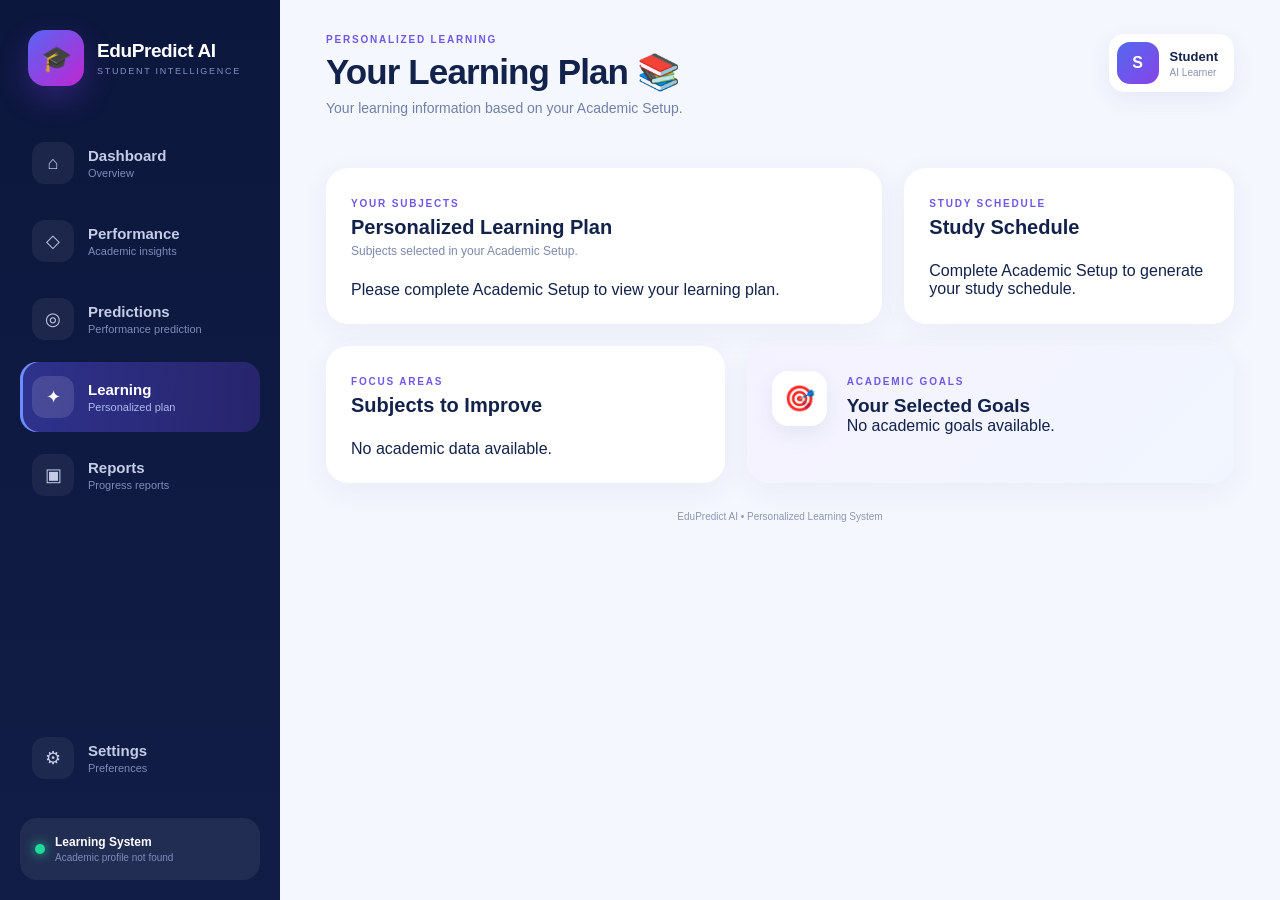
<file: pages/learning.html>
<!DOCTYPE html>
<html lang="en">
<head>
    <meta charset="UTF-8">
    <meta name="viewport" content="width=device-width, initial-scale=1.0">
    <title>Learning | EduPredict AI</title>
    <link rel="stylesheet" href="../css/learning.css">
</head>

<body>
<div class="app">

    <aside class="sidebar">
        <div class="brand">
            <div class="brand-icon">🎓</div>
            <div>
                <h2>EduPredict AI</h2>
                <span>STUDENT INTELLIGENCE</span>
            </div>
        </div>

        <nav class="navigation">
            <a href="dashboard.html" class="nav-item">
                <span class="nav-icon">⌂</span>
                <div><strong>Dashboard</strong><small>Overview</small></div>
            </a>

            <a href="performance.html" class="nav-item">
                <span class="nav-icon">◇</span>
                <div><strong>Performance</strong><small>Academic insights</small></div>
            </a>

            <a href="predictions.html" class="nav-item">
                <span class="nav-icon">◎</span>
                <div><strong>Predictions</strong><small>Performance prediction</small></div>
            </a>

            <a href="learning.html" class="nav-item active">
                <span class="nav-icon">✦</span>
                <div><strong>Learning</strong><small>Personalized plan</small></div>
            </a>

            <a href="reports.html" class="nav-item">
                <span class="nav-icon">▣</span>
                <div><strong>Reports</strong><small>Progress reports</small></div>
            </a>
        </nav>

        <div class="sidebar-bottom">
            <a href="settings.html" class="nav-item">
                <span class="nav-icon">⚙</span>
                <div><strong>Settings</strong><small>Preferences</small></div>
            </a>
        </div>

        <div class="system-status">
            <span class="status-dot"></span>
            <div>
                <strong>Learning System</strong>
                <small id="systemStatus">Loading profile...</small>
            </div>
        </div>
    </aside>

    <main class="main-content">

        <header class="top-header">
            <div>
                <p class="page-label">PERSONALIZED LEARNING</p>
                <h1>Your Learning Plan <span>📚</span></h1>
                <p class="subtitle">
                    Your learning information based on your Academic Setup.
                </p>
            </div>

            <div class="profile-box">
                <div class="profile-avatar" id="profileAvatar">S</div>
                <div class="profile-info">
                    <strong id="profileName">Student</strong>
                    <small>AI Learner</small>
                </div>
            </div>
        </header>

        <!-- DYNAMIC OVERVIEW -->
        <section class="overview-grid" id="overviewGrid"></section>

        <!-- MAIN CONTENT -->
        <section class="content-grid">

            <div class="panel study-plan">
                <div class="panel-header">
                    <div>
                        <span class="section-label">YOUR SUBJECTS</span>
                        <h2>Personalized Learning Plan</h2>
                        <p>Subjects selected in your Academic Setup.</p>
                    </div>
                </div>

                <div class="plan-list" id="planList"></div>
            </div>

            <div class="panel schedule-panel">
                <div class="panel-header">
                    <div>
                        <span class="section-label">STUDY SCHEDULE</span>
                        <h2>Study Schedule</h2>
                    </div>
                </div>

                <div class="schedule-list" id="scheduleList">
                    <p>No study schedule has been added yet.</p>
                </div>
            </div>

        </section>

        <!-- BOTTOM SECTION -->
        <section class="bottom-grid">

            <div class="panel">
                <div class="panel-header">
                    <div>
                        <span class="section-label">FOCUS AREAS</span>
                        <h2>Subjects to Improve</h2>
                    </div>
                </div>

                <div id="focusSubjects"></div>
            </div>

            <div class="panel weekly-goal">
                <div class="goal-icon">🎯</div>

                <div class="goal-content">
                    <span class="section-label">ACADEMIC GOALS</span>
                    <h2>Your Selected Goals</h2>
                    <div id="academicGoals"></div>
                </div>
            </div>

        </section>

        <footer>
            EduPredict AI • Personalized Learning System
        </footer>

    </main>
</div>

<script src="../js/learning.js"></script>
</body>
</html>
</file>
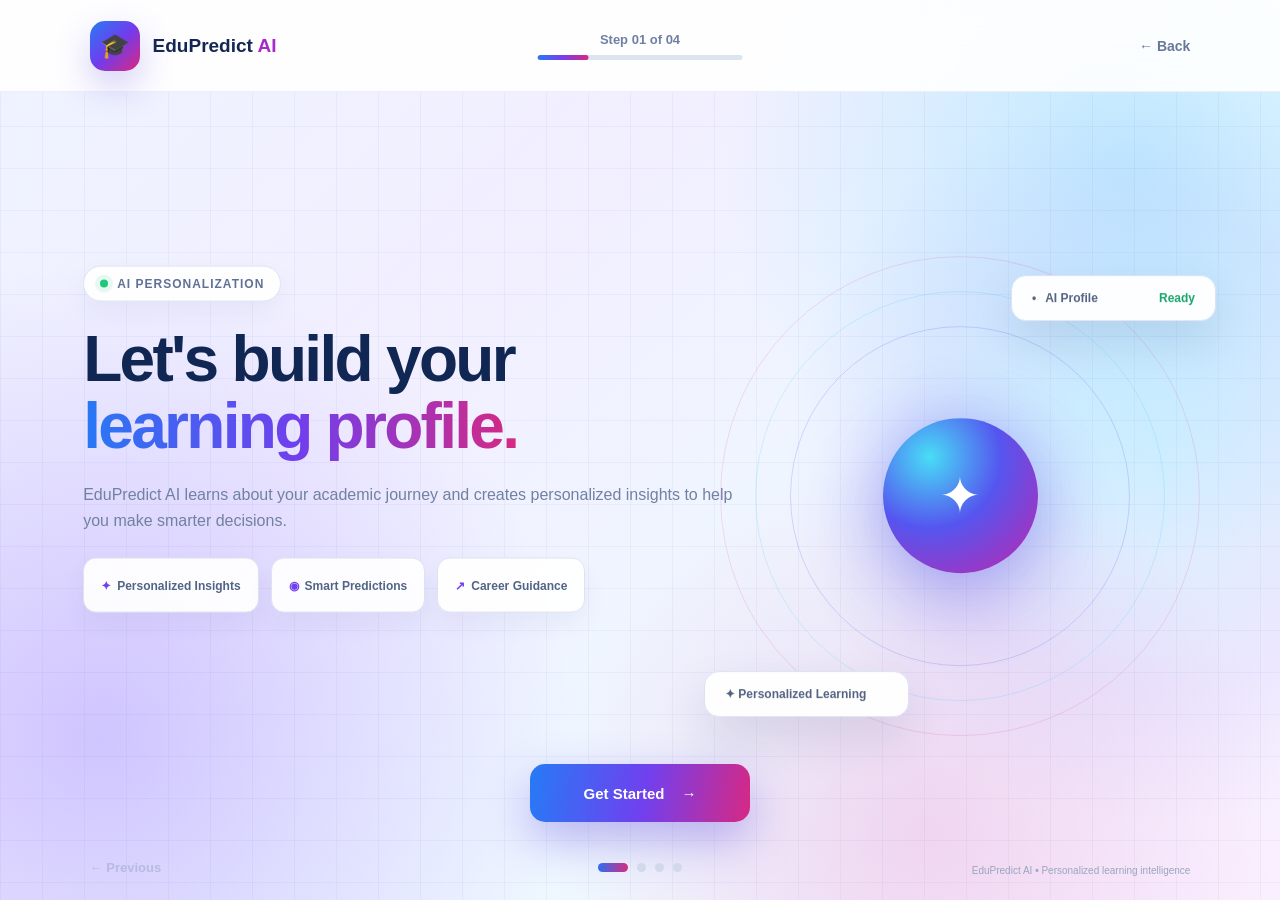
<file: pages/onboarding.html>
<!DOCTYPE html>
<html lang="en">

<head>
    <meta charset="UTF-8">

    <meta
        name="viewport"
        content="width=device-width, initial-scale=1.0"
    >

    <title>EduPredict AI - Setup</title>

    <link
        rel="stylesheet"
        href="../css/onboarding.css"
    >
</head>


<body>

<div class="onboarding-page">


    <!-- =================================================
         BACKGROUND DECORATION
    ================================================== -->

    <div class="glow glow-one"></div>
    <div class="glow glow-two"></div>

    <div class="network">

        <span></span>
        <span></span>
        <span></span>
        <span></span>
        <span></span>

    </div>


    <!-- =================================================
         HEADER
    ================================================== -->

    <header class="topbar">

        <a
            href="../index.html"
            class="brand"
        >

            <div class="brand-icon">
                🎓
            </div>

            <div class="brand-text">
                EduPredict <span>AI</span>
            </div>

        </a>


        <div class="step-status">

            <div id="stepText">
                Step 01 of 04
            </div>

            <div class="progress-line">

                <div id="progressBar"></div>

            </div>

        </div>


        <a
            href="../index.html"
            class="back-button"
        >
            ← Back
        </a>

    </header>



    <!-- =================================================
         SLIDER
    ================================================== -->

    <main class="slider-wrapper">

        <div
            class="slides"
            id="slides"
        >


            <!-- =================================================
                 SLIDE 1
            ================================================== -->

            <section class="slide">


                <!-- LEFT -->

                <div class="slide-content">

                    <div class="ai-badge">

                        <span class="pulse"></span>

                        AI PERSONALIZATION

                    </div>


                    <h1>

                        Let's build your

                        <span>
                            learning profile.
                        </span>

                    </h1>


                    <p>

                        EduPredict AI learns about your academic
                        journey and creates personalized insights
                        to help you make smarter decisions.

                    </p>


                    <div class="ai-features">

                        <div>
                            <span>✦</span>
                            Personalized Insights
                        </div>

                        <div>
                            <span>◉</span>
                            Smart Predictions
                        </div>

                        <div>
                            <span>↗</span>
                            Career Guidance
                        </div>

                    </div>

                </div>



                <!-- RIGHT AI VISUAL -->

                <div class="visual">

                    <div class="ai-orb">

                        <div class="orb-ring"></div>

                        <div class="orb-ring ring-two"></div>

                        <div class="orb-ring ring-three"></div>


                        <div class="orb-core">
                            ✦
                        </div>

                    </div>


                    <div class="floating-card card-top">

                        <span>•</span>

                        AI Profile

                        <b>Ready</b>

                    </div>


                    <div class="floating-card card-bottom">

                        ✦

                        Personalized Learning

                    </div>

                </div>



                <!-- BUTTON -->

                <button
                    type="button"
                    class="primary-btn next-btn"
                >

                    <span>
                        Get Started
                    </span>

                    <strong>
                        →
                    </strong>

                </button>

            </section>



            <!-- =================================================
                 SLIDE 2
            ================================================== -->

            <section class="slide">


                <!-- LEFT -->

                <div class="slide-content">

                    <div class="step-label">
                        STEP 02
                    </div>


                    <h1>

                        Tell us about your

                        <span>
                            academic journey.
                        </span>

                    </h1>


                    <p>

                        A few details help EduPredict AI
                        understand your current academic stage
                        and provide more relevant recommendations.

                    </p>


                    <div class="form-grid">


                        <!-- NAME -->

                        <div class="field">

                            <label>
                                👤 Your Name
                            </label>

                            <div class="input-wrapper">

                                <span class="input-icon">
                                    👤
                                </span>

                                <input
                                    type="text"
                                    id="studentName"
                                    placeholder="Enter your full name"
                                >

                            </div>

                        </div>



                        <!-- EDUCATION -->

                        <div class="field">

                            <label>
                                🎓 Education Level
                            </label>

                            <div class="input-wrapper">

                                <span class="input-icon">
                                    🎓
                                </span>

                                <select id="education">

                                    <option value="">
                                        Select education level
                                    </option>

                                    <option value="school">
                                        School
                                    </option>

                                    <option value="undergraduate">
                                        Undergraduate
                                    </option>

                                    <option value="postgraduate">
                                        Postgraduate
                                    </option>

                                </select>

                            </div>

                        </div>



                        <!-- AREA -->

                        <div class="field">

                            <label>
                                📚 Area of Study
                            </label>

                            <div class="input-wrapper">

                                <span class="input-icon">
                                    📚
                                </span>

                                <select id="studyArea">

                                    <option value="">
                                        Select your field
                                    </option>

                                    <option value="computer-science">
                                        Computer Science
                                    </option>

                                    <option value="ai-ml">
                                        AI & ML
                                    </option>

                                    <option value="data-science">
                                        Data Science
                                    </option>

                                    <option value="electronics">
                                        Electronics
                                    </option>

                                    <option value="mechanical">
                                        Mechanical
                                    </option>

                                    <option value="other">
                                        Other
                                    </option>

                                </select>

                            </div>

                        </div>



                        <!-- YEAR -->

                        <div class="field">

                            <label>
                                📅 Current Year
                            </label>

                            <div class="input-wrapper">

                                <span class="input-icon">
                                    📅
                                </span>

                                <select id="year">

                                    <option value="">
                                        Select current year
                                    </option>

                                    <option value="1">
                                        First Year
                                    </option>

                                    <option value="2">
                                        Second Year
                                    </option>

                                    <option value="3">
                                        Third Year
                                    </option>

                                    <option value="4">
                                        Fourth Year
                                    </option>

                                </select>

                            </div>

                        </div>

                    </div>


                    <div class="security-note">

                        🔒

                        Your information is secure and used
                        only to personalize your experience.

                    </div>

                </div>



                <!-- RIGHT -->

                <div class="visual academic-visual">

                    <div class="data-card">

                        <div class="data-title">

                            ✦ AI Profile Analysis

                        </div>


                        <div class="data-row">

                            <span>
                                Academic Growth
                            </span>

                            <b>
                                82%
                            </b>

                        </div>

                        <div class="data-bar">
                            <span></span>
                        </div>



                        <div class="data-row">

                            <span>
                                Learning Consistency
                            </span>

                            <b>
                                76%
                            </b>

                        </div>

                        <div class="data-bar purple">
                            <span></span>
                        </div>



                        <div class="data-row">

                            <span>
                                Goal Clarity
                            </span>

                            <b>
                                91%
                            </b>

                        </div>

                        <div class="data-bar pink">
                            <span></span>
                        </div>

                    </div>

                </div>



                <!-- BUTTON -->

                <button
                    type="button"
                    class="primary-btn next-btn"
                >

                    <span>
                        Continue
                    </span>

                    <strong>
                        →
                    </strong>

                </button>

            </section>



            <!-- =================================================
                 SLIDE 3
            ================================================== -->

            <section class="slide">


                <!-- LEFT -->

                <div class="slide-content">

                    <div class="step-label">
                        STEP 03
                    </div>


                    <h1>

                        What do you want to

                        <span>
                            achieve?
                        </span>

                    </h1>


                    <p>

                        Choose the goal that matters most to you.
                        EduPredict AI will use it to personalize
                        your learning recommendations.

                    </p>


                    <div class="goal-grid">


                        <button
                            type="button"
                            class="goal-card"
                            data-goal="grades"
                        >

                            <div class="goal-icon">
                                📈
                            </div>

                            <div>

                                <strong>
                                    Improve Grades
                                </strong>

                                <small>
                                    Improve academic performance
                                </small>

                            </div>

                        </button>



                        <button
                            type="button"
                            class="goal-card"
                            data-goal="career"
                        >

                            <div class="goal-icon">
                                🚀
                            </div>

                            <div>

                                <strong>
                                    Career Growth
                                </strong>

                                <small>
                                    Build skills for your career
                                </small>

                            </div>

                        </button>



                        <button
                            type="button"
                            class="goal-card"
                            data-goal="learning"
                        >

                            <div class="goal-icon">
                                🧠
                            </div>

                            <div>

                                <strong>
                                    Learn Better
                                </strong>

                                <small>
                                    Improve your learning strategy
                                </small>

                            </div>

                        </button>



                        <button
                            type="button"
                            class="goal-card"
                            data-goal="consistency"
                        >

                            <div class="goal-icon">
                                🎯
                            </div>

                            <div>

                                <strong>
                                    Stay Consistent
                                </strong>

                                <small>
                                    Build better study habits
                                </small>

                            </div>

                        </button>

                    </div>

                </div>



                <!-- RIGHT -->

                <div class="visual">

                    <div class="target-orb">

                        <div class="target-ring">
                            🎯
                        </div>

                    </div>

                </div>



                <!-- BUTTON -->

                <button
                    type="button"
                    class="primary-btn next-btn"
                >

                    <span>
                        Continue
                    </span>

                    <strong>
                        →
                    </strong>

                </button>

            </section>



            <!-- =================================================
                 SLIDE 4
            ================================================== -->

            <section class="slide final-slide">


                <!-- LEFT -->

                <div class="slide-content">

                    <div class="success-icon">
                        ✓
                    </div>


                    <div class="step-label">
                        PROFILE READY
                    </div>


                    <h1>

                        Your AI learning

                        <span>
                            profile is ready.
                        </span>

                    </h1>


                    <p>

                        EduPredict AI has everything it needs
                        to personalize your academic journey.

                    </p>


                    <div class="ready-list">

                        <div>

                            <span>✓</span>

                            Personalized learning insights

                        </div>

                        <div>

                            <span>✓</span>

                            Performance predictions

                        </div>

                        <div>

                            <span>✓</span>

                            Smart academic recommendations

                        </div>

                    </div>

                </div>



                <!-- RIGHT -->

                <div class="visual">

                    <div class="ready-orb">

                        <div class="ready-ring"></div>

                        <div class="ready-ring second"></div>

                        <div class="ready-core">
                            ✦
                        </div>

                    </div>

                </div>



                <!-- FINISH -->

                <button
                    type="button"
                    class="primary-btn"
                    id="finishBtn"
                >

                    <span>
                        Enter Dashboard
                    </span>

                    <strong>
                        →
                    </strong>

                </button>

            </section>


        </div>

    </main>



    <!-- =================================================
         BOTTOM NAVIGATION
    ================================================== -->

    <div class="bottom-navigation">

        <button
            type="button"
            id="previousBtn"
            class="previous-btn"
        >
            ← Previous
        </button>


        <div class="dots">

            <span
                class="dot active"
                data-slide="0"
            ></span>

            <span
                class="dot"
                data-slide="1"
            ></span>

            <span
                class="dot"
                data-slide="2"
            ></span>

            <span
                class="dot"
                data-slide="3"
            ></span>

        </div>

    </div>



    <!-- =================================================
         FOOTER
    ================================================== -->

    <footer>

        <span>
            EduPredict AI
        </span>

        <b>•</b>

        <span>
            Personalized learning intelligence
        </span>

    </footer>



    <script src="../js/onboarding.js"></script>

</div>

</body>

</html>
</file>
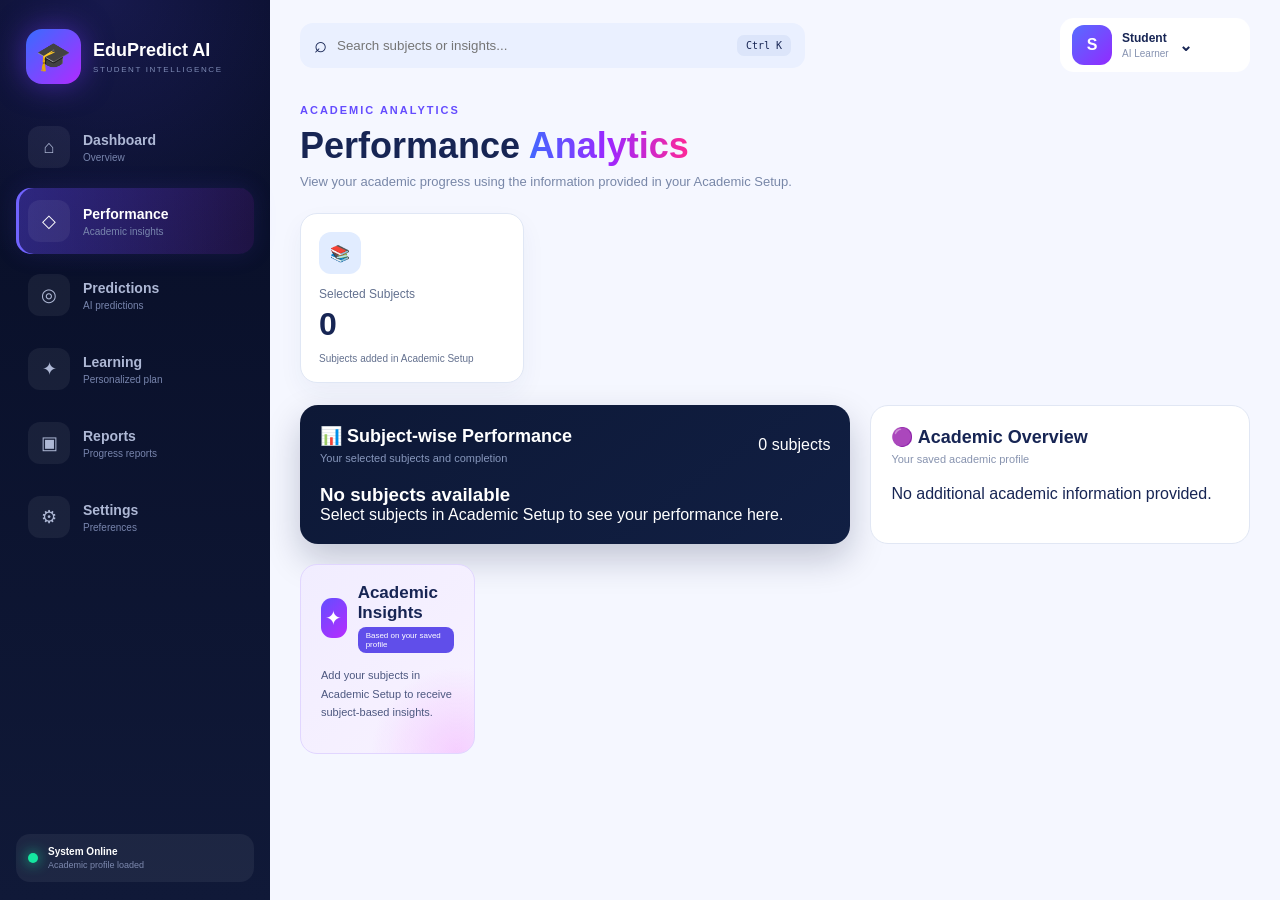
<file: pages/performance.html>
<!DOCTYPE html>
<html lang="en">

<head>
    <meta charset="UTF-8">
    <meta name="viewport" content="width=device-width, initial-scale=1.0">
    <title>Performance Analytics | EduPredict AI</title>
    <link rel="stylesheet" href="../css/performance.css">
</head>

<body>

    <!-- SIDEBAR -->
    <aside class="sidebar">

        <div class="brand">
            <div class="brand-logo">🎓</div>
            <div>
                <h2>EduPredict AI</h2>
                <p>STUDENT INTELLIGENCE</p>
            </div>
        </div>

        <nav class="sidebar-menu">

            <a href="dashboard.html" class="nav-item">
                <span class="nav-icon">⌂</span>
                <div>
                    <strong>Dashboard</strong>
                    <small>Overview</small>
                </div>
            </a>

            <a href="performance.html" class="nav-item active">
                <span class="nav-icon">◇</span>
                <div>
                    <strong>Performance</strong>
                    <small>Academic insights</small>
                </div>
            </a>

            <a href="predictions.html" class="nav-item">
                <span class="nav-icon">◎</span>
                <div>
                    <strong>Predictions</strong>
                    <small>AI predictions</small>
                </div>
            </a>

            <a href="learning.html" class="nav-item">
                <span class="nav-icon">✦</span>
                <div>
                    <strong>Learning</strong>
                    <small>Personalized plan</small>
                </div>
            </a>

            <a href="reports.html" class="nav-item">
                <span class="nav-icon">▣</span>
                <div>
                    <strong>Reports</strong>
                    <small>Progress reports</small>
                </div>
            </a>

            <a href="settings.html" class="nav-item">
                <span class="nav-icon">⚙</span>
                <div>
                    <strong>Settings</strong>
                    <small>Preferences</small>
                </div>
            </a>

        </nav>

        <div class="system-status">
            <span class="online-dot"></span>
            <div>
                <strong>System Online</strong>
                <small>Academic profile loaded</small>
            </div>
        </div>

    </aside>


    <!-- MAIN CONTENT -->
    <main class="main-content">

        <!-- TOPBAR -->
        <header class="topbar">

            <div class="search-box">
                <span>⌕</span>
                <input
                    type="text"
                    placeholder="Search subjects or insights..."
                >
                <kbd>Ctrl K</kbd>
            </div>

            <div class="top-right">

                <div class="profile">

                    <div class="profile-avatar" id="profileAvatar">
                        S
                    </div>

                    <div>
                        <strong id="profileName">Student</strong>
                        <small>AI Learner</small>
                    </div>

                    <b>⌄</b>

                </div>

            </div>

        </header>


        <!-- PAGE HEADING -->
        <section class="page-heading">

            <div class="heading-text">

                <span class="eyebrow">
                    ACADEMIC ANALYTICS
                </span>

                <h1>
                    Performance
                    <span>Analytics</span>
                </h1>

                <p>
                    View your academic progress using the information
                    provided in your Academic Setup.
                </p>

            </div>

        </section>


        <!-- DYNAMIC STAT CARDS -->
        <section class="stats-grid" id="statsGrid">
        </section>


        <!-- ANALYTICS -->
        <section class="analytics-grid">

            <!-- SUBJECT PERFORMANCE -->
            <div class="subject-panel dark-panel">

                <div class="panel-header">

                    <div>
                        <h2>📊 Subject-wise Performance</h2>
                        <p>Your selected subjects and completion</p>
                    </div>

                    <span id="subjectCount"></span>

                </div>

                <div class="subject-table" id="subjectTable">

                    <div class="empty-subjects">
                        Complete your Academic Setup to view subjects.
                    </div>

                </div>

            </div>


            <!-- ACADEMIC OVERVIEW -->
            <div class="overview-panel">

                <div class="panel-header">
                    <div>
                        <h2>🟣 Academic Overview</h2>
                        <p>Your saved academic profile</p>
                    </div>
                </div>

                <div class="legend" id="profileOverview">
                </div>

            </div>

        </section>


        <!-- BOTTOM SECTION -->
        <section class="bottom-grid">

            <div class="bottom-card" id="yearCard">

                <div class="bottom-icon trophy">🎓</div>

                <div>
                    <span>Academic Year</span>
                    <h3 id="yearValue">—</h3>
                    <p>Your selected year</p>
                </div>

            </div>


            <div class="bottom-card" id="preparationCard">

                <div class="bottom-icon people">📚</div>

                <div>
                    <span>Preparation Level</span>
                    <h3 id="preparationValue">—</h3>
                    <p>Your selected preparation level</p>
                </div>

            </div>


            <div class="bottom-card" id="goalsCard">

                <div class="bottom-icon target">🎯</div>

                <div>
                    <span>Selected Goals</span>
                    <h3 id="goalsValue">—</h3>
                    <p>Your academic goals</p>
                </div>

            </div>


            <!-- PERSONALIZED INSIGHT -->
            <div class="insight-panel">

                <div class="insight-title">

                    <div class="insight-icon">✦</div>

                    <div>
                        <h2>Academic Insights</h2>
                        <span>Based on your saved profile</span>
                    </div>

                </div>

                <div id="insightContent">
                    <p>
                        Complete your Academic Setup to receive
                        subject-based suggestions.
                    </p>
                </div>

            </div>

        </section>

    </main>


    <script src="../js/performance.js"></script>

</body>
</html>
</file>
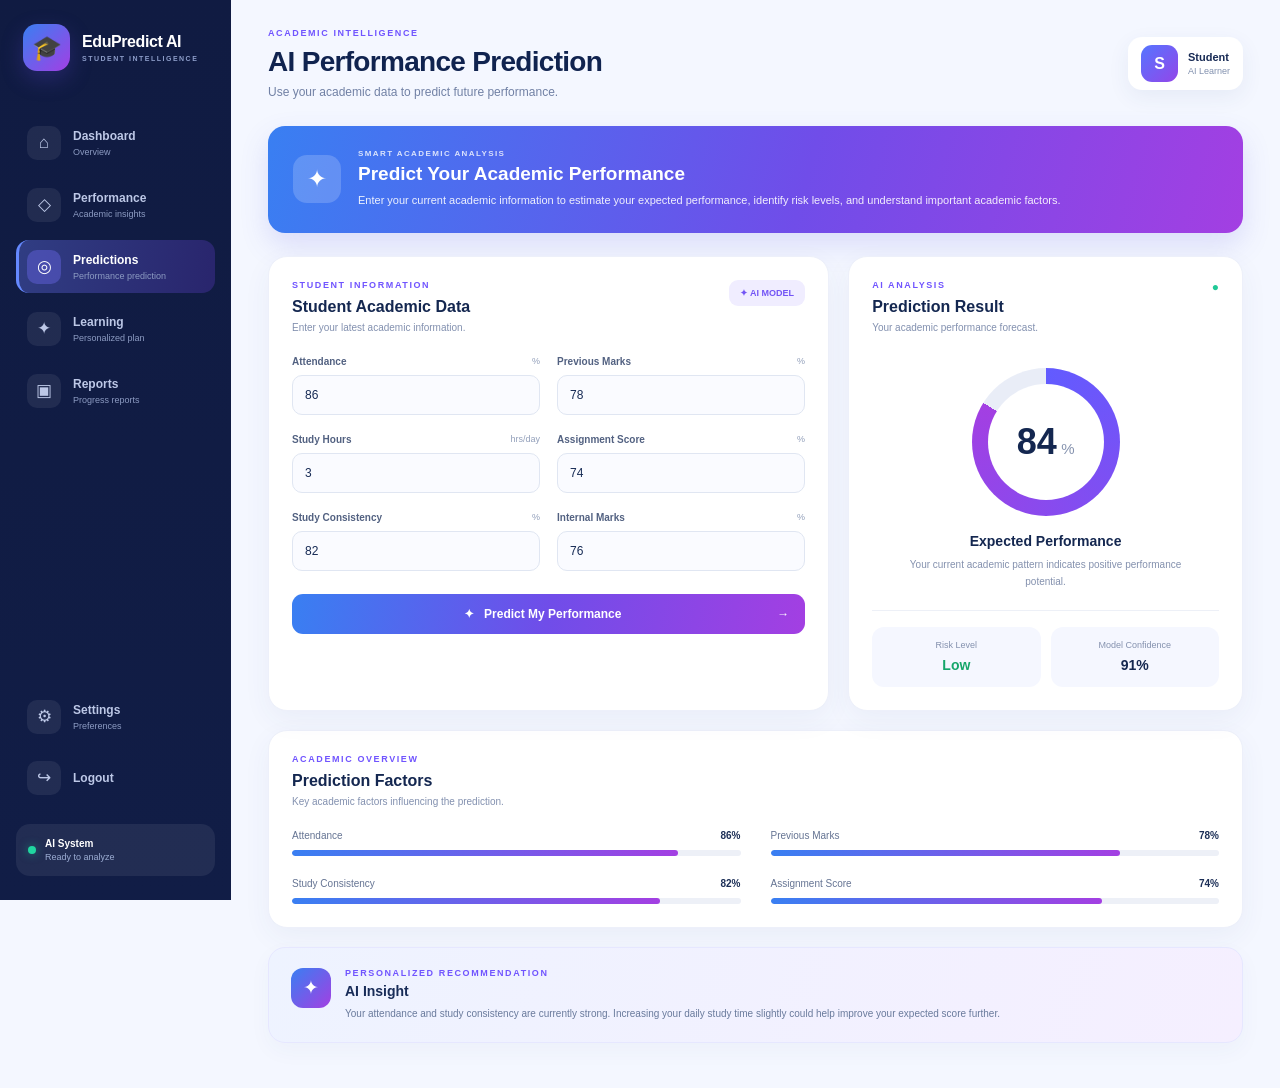
<file: pages/predictions.html>
<!DOCTYPE html>
<html lang="en">
<head>
    <meta charset="UTF-8">
    <meta name="viewport" content="width=device-width, initial-scale=1.0">
    <title>AI Predictions | EduPredict AI</title>
    <link rel="stylesheet" href="../css/predictions.css">
</head>

<body>

    <aside class="sidebar">

        <div class="brand">
            <div class="brand-icon">🎓</div>
            <div class="brand-text">
                <h2>EduPredict AI</h2>
                <span>STUDENT INTELLIGENCE</span>
            </div>
        </div>

        <nav class="sidebar-nav">
            <a href="dashboard.html" class="nav-item">
                <span>⌂</span>
                <div><p>Dashboard</p><small>Overview</small></div>
            </a>

            <a href="performance.html" class="nav-item">
                <span>◇</span>
                <div><p>Performance</p><small>Academic insights</small></div>
            </a>

            <a href="predictions.html" class="nav-item active">
                <span>◎</span>
                <div><p>Predictions</p><small>Performance prediction</small></div>
            </a>

            <a href="learning.html" class="nav-item">
                <span>✦</span>
                <div><p>Learning</p><small>Personalized plan</small></div>
            </a>

            <a href="reports.html" class="nav-item">
                <span>▣</span>
                <div><p>Reports</p><small>Progress reports</small></div>
            </a>
        </nav>

        <div class="sidebar-bottom">
            <a href="settings.html" class="nav-item">
                <span>⚙</span>
                <div><p>Settings</p><small>Preferences</small></div>
            </a>

            <a href="dashboard.html" class="nav-item">
                <span>↪</span>
                <div><p>Logout</p></div>
            </a>
        </div>

        <div class="sidebar-status">
            <span class="online-dot"></span>
            <div>
                <strong>AI System</strong>
                <small>Ready to analyze</small>
            </div>
        </div>

    </aside>

    <main class="main-content">

        <header class="topbar">
            <div>
                <span class="page-label">ACADEMIC INTELLIGENCE</span>
                <h1>AI Performance Prediction</h1>
                <p>Use your academic data to predict future performance.</p>
            </div>

            <div class="profile">
                <div class="profile-avatar" id="profileAvatar">S</div>
                <div>
                    <strong id="studentName">Student</strong>
                    <span>AI Learner</span>
                </div>
            </div>
        </header>

        <section class="prediction-intro">
            <div class="intro-icon">✦</div>
            <div>
                <span class="intro-label">SMART ACADEMIC ANALYSIS</span>
                <h2>Predict Your Academic Performance</h2>
                <p>
                    Enter your current academic information to estimate
                    your expected performance, identify risk levels,
                    and understand important academic factors.
                </p>
            </div>
        </section>

        <section class="prediction-grid">

            <div class="card input-card">
                <div class="card-header">
                    <div>
                        <span class="section-label">STUDENT INFORMATION</span>
                        <h2>Student Academic Data</h2>
                        <p>Enter your latest academic information.</p>
                    </div>
                    <div class="ai-badge">✦ AI MODEL</div>
                </div>

                <div class="form-grid">

                    <div class="form-group">
                        <label for="attendance">Attendance <span>%</span></label>
                        <input type="number" id="attendance" min="0" max="100"
                            value="86" placeholder="Enter attendance">
                    </div>

                    <div class="form-group">
                        <label for="previousMarks">Previous Marks <span>%</span></label>
                        <input type="number" id="previousMarks" min="0" max="100"
                            value="78" placeholder="Enter previous marks">
                    </div>

                    <div class="form-group">
                        <label for="studyHours">Study Hours <span>hrs/day</span></label>
                        <input type="number" id="studyHours" min="0" max="24"
                            step="0.5" value="3" placeholder="Daily study hours">
                    </div>

                    <div class="form-group">
                        <label for="assignmentScore">Assignment Score <span>%</span></label>
                        <input type="number" id="assignmentScore" min="0" max="100"
                            value="74" placeholder="Assignment score">
                    </div>

                    <div class="form-group">
                        <label for="studyConsistency">Study Consistency <span>%</span></label>
                        <input type="number" id="studyConsistency" min="0" max="100"
                            value="82" placeholder="Study consistency">
                    </div>

                    <div class="form-group">
                        <label for="internalMarks">Internal Marks <span>%</span></label>
                        <input type="number" id="internalMarks" min="0" max="100"
                            value="76" placeholder="Internal marks">
                    </div>

                </div>

                <button class="predict-btn" id="predictBtn">
                    <span>✦</span> Predict My Performance
                    <span class="button-arrow">→</span>
                </button>
            </div>

            <div class="card result-card">

                <div class="card-header">
                    <div>
                        <span class="section-label">AI ANALYSIS</span>
                        <h2>Prediction Result</h2>
                        <p>Your academic performance forecast.</p>
                    </div>
                    <div class="status-dot">●</div>
                </div>

                <div class="prediction-score">
                    <div class="score-circle" id="scoreCircle">
                        <div>
                            <strong id="predictedScore">84</strong>
                            <span>%</span>
                        </div>
                    </div>

                    <h3>Expected Performance</h3>
                    <p id="predictionMessage">
                        Your current academic pattern indicates
                        positive performance potential.
                    </p>
                </div>

                <div class="prediction-stats">
                    <div class="result-stat">
                        <span>Risk Level</span>
                        <strong class="low-risk" id="riskLevel">Low</strong>
                    </div>

                    <div class="result-stat">
                        <span>Model Confidence</span>
                        <strong id="confidence">91%</strong>
                    </div>
                </div>

            </div>

        </section>

        <section class="card factors-card">
            <div class="card-header">
                <div>
                    <span class="section-label">ACADEMIC OVERVIEW</span>
                    <h2>Prediction Factors</h2>
                    <p>Key academic factors influencing the prediction.</p>
                </div>
            </div>

            <div class="factor-grid">

                <div class="factor">
                    <div class="factor-top">
                        <span>Attendance</span>
                        <strong id="attendanceValue">86%</strong>
                    </div>
                    <div class="progress">
                        <div class="progress-fill" id="attendanceBar" style="width:86%"></div>
                    </div>
                </div>

                <div class="factor">
                    <div class="factor-top">
                        <span>Previous Marks</span>
                        <strong id="marksValue">78%</strong>
                    </div>
                    <div class="progress">
                        <div class="progress-fill" id="marksBar" style="width:78%"></div>
                    </div>
                </div>

                <div class="factor">
                    <div class="factor-top">
                        <span>Study Consistency</span>
                        <strong id="consistencyValue">82%</strong>
                    </div>
                    <div class="progress">
                        <div class="progress-fill" id="consistencyBar" style="width:82%"></div>
                    </div>
                </div>

                <div class="factor">
                    <div class="factor-top">
                        <span>Assignment Score</span>
                        <strong id="assignmentValue">74%</strong>
                    </div>
                    <div class="progress">
                        <div class="progress-fill" id="assignmentBar" style="width:74%"></div>
                    </div>
                </div>

            </div>
        </section>

        <section class="ai-insight">
            <div class="insight-icon">✦</div>
            <div>
                <span class="section-label">PERSONALIZED RECOMMENDATION</span>
                <h3>AI Insight</h3>
                <p id="aiInsight">
                    Your attendance and study consistency are currently
                    strong. Increasing your daily study time slightly
                    could help improve your expected score further.
                </p>
            </div>
        </section>

    </main>

    <script src="../js/predictions.js"></script>

</body>
</html>
</file>
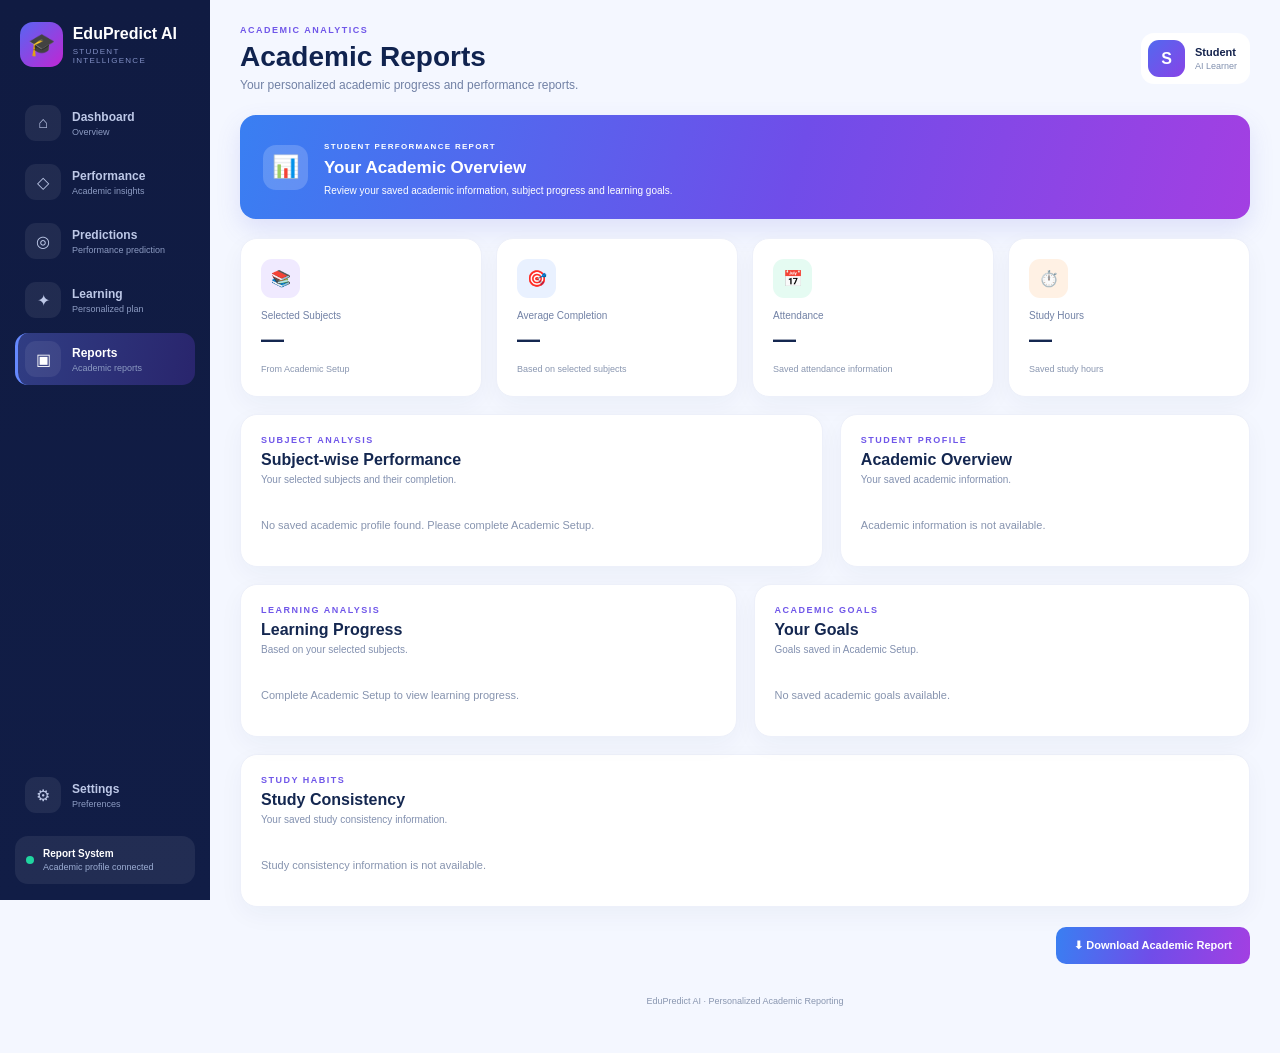
<file: pages/reports.html>
<!DOCTYPE html>
<html lang="en">
<head>
    <meta charset="UTF-8">
    <meta name="viewport" content="width=device-width, initial-scale=1.0">
    <title>Academic Reports | EduPredict AI</title>
    <link rel="stylesheet" href="../css/reports.css">
</head>
<body>

    <!-- SIDEBAR -->
    <aside class="sidebar">

        <div class="brand">
            <div class="brand-icon">🎓</div>
            <div class="brand-text">
                <h2>EduPredict AI</h2>
                <span>STUDENT INTELLIGENCE</span>
            </div>
        </div>

        <!-- MAIN NAVIGATION -->
        <nav class="sidebar-nav">

            <a href="dashboard.html" class="nav-item">
                <span>⌂</span>
                <div>
                    <p>Dashboard</p>
                    <small>Overview</small>
                </div>
            </a>

            <a href="performance.html" class="nav-item">
                <span>◇</span>
                <div>
                    <p>Performance</p>
                    <small>Academic insights</small>
                </div>
            </a>

            <a href="predictions.html" class="nav-item">
                <span>◎</span>
                <div>
                    <p>Predictions</p>
                    <small>Performance prediction</small>
                </div>
            </a>

            <a href="learning.html" class="nav-item">
                <span>✦</span>
                <div>
                    <p>Learning</p>
                    <small>Personalized plan</small>
                </div>
            </a>

            <a href="reports.html" class="nav-item active">
                <span>▣</span>
                <div>
                    <p>Reports</p>
                    <small>Academic reports</small>
                </div>
            </a>

        </nav>

        <!-- BOTTOM SECTION -->
        <div class="sidebar-bottom">

            <a href="settings.html" class="nav-item">
                <span>⚙</span>
                <div>
                    <p>Settings</p>
                    <small>Preferences</small>
                </div>
            </a>

            <div class="sidebar-status">
                <span class="online-dot"></span>
                <div>
                    <strong>Report System</strong>
                    <small>Academic profile connected</small>
                </div>
            </div>

        </div>

    </aside>


    <!-- MAIN CONTENT -->
    <main class="main-content">

        <!-- TOPBAR -->
        <header class="topbar">

            <div>
                <span class="page-label">ACADEMIC ANALYTICS</span>
                <h1>Academic Reports</h1>
                <p>Your personalized academic progress and performance reports.</p>
            </div>

            <div class="profile">
                <div class="profile-avatar" id="profileAvatar">S</div>

                <div>
                    <strong id="studentName">Student</strong>
                    <span>AI Learner</span>
                </div>
            </div>

        </header>


        <!-- REPORT BANNER -->
        <section class="report-banner">

            <div class="banner-icon">📊</div>

            <div>
                <span>STUDENT PERFORMANCE REPORT</span>
                <h2>Your Academic Overview</h2>
                <p>
                    Review your saved academic information, subject progress
                    and learning goals.
                </p>
            </div>

        </section>


        <!-- STATISTICS -->
        <section class="stats-grid">

            <div class="stat-card">
                <div class="stat-icon purple">📚</div>
                <span>Selected Subjects</span>
                <h2 id="totalSubjects">—</h2>
                <small>From Academic Setup</small>
            </div>

            <div class="stat-card">
                <div class="stat-icon blue">🎯</div>
                <span>Average Completion</span>
                <h2 id="averageCompletion">—</h2>
                <small>Based on selected subjects</small>
            </div>

            <div class="stat-card">
                <div class="stat-icon green">📅</div>
                <span>Attendance</span>
                <h2 id="attendanceValue">—</h2>
                <small>Saved attendance information</small>
            </div>

            <div class="stat-card">
                <div class="stat-icon orange">⏱️</div>
                <span>Study Hours</span>
                <h2 id="studyHours">—</h2>
                <small>Saved study hours</small>
            </div>

        </section>


        <!-- SUBJECT AND PROFILE REPORT -->
        <section class="report-grid">

            <!-- SUBJECT PERFORMANCE -->
            <div class="report-card subject-card">

                <div class="card-heading">
                    <div>
                        <span class="section-label">SUBJECT ANALYSIS</span>
                        <h2>Subject-wise Performance</h2>
                        <p>Your selected subjects and their completion.</p>
                    </div>
                </div>

                <div id="subjectReport" class="subject-report">
                    <p class="empty-message">
                        Loading subject information...
                    </p>
                </div>

            </div>


            <!-- ACADEMIC OVERVIEW -->
            <div class="report-card overview-card">

                <div class="card-heading">
                    <div>
                        <span class="section-label">STUDENT PROFILE</span>
                        <h2>Academic Overview</h2>
                        <p>Your saved academic information.</p>
                    </div>
                </div>

                <div id="academicOverview" class="overview-list">
                    <p class="empty-message">Loading profile...</p>
                </div>

            </div>

        </section>


        <!-- LEARNING AND GOALS -->
        <section class="report-grid lower-grid">

            <!-- LEARNING PROGRESS -->
            <div class="report-card">

                <div class="card-heading">
                    <div>
                        <span class="section-label">LEARNING ANALYSIS</span>
                        <h2>Learning Progress</h2>
                        <p>Based on your selected subjects.</p>
                    </div>
                </div>

                <div id="learningReport"></div>

            </div>


            <!-- ACADEMIC GOALS -->
            <div class="report-card">

                <div class="card-heading">
                    <div>
                        <span class="section-label">ACADEMIC GOALS</span>
                        <h2>Your Goals</h2>
                        <p>Goals saved in Academic Setup.</p>
                    </div>
                </div>

                <div id="goalsReport"></div>

            </div>

        </section>


        <!-- STUDY CONSISTENCY -->
        <section class="report-card consistency-card">

            <div class="card-heading">
                <div>
                    <span class="section-label">STUDY HABITS</span>
                    <h2>Study Consistency</h2>
                    <p>Your saved study consistency information.</p>
                </div>
            </div>

            <div id="consistencyReport"></div>

        </section>


        <!-- DOWNLOAD REPORT -->
        <div class="report-actions">

            <button id="downloadReport" class="download-btn">
                ⬇ Download Academic Report
            </button>

        </div>


        <!-- FOOTER -->
        <footer>
            EduPredict AI · Personalized Academic Reporting
        </footer>

    </main>


    <!-- JAVASCRIPT -->
    <script src="../js/data.js"></script>
    <script src="../js/reports.js"></script>

</body>
</html>
</file>
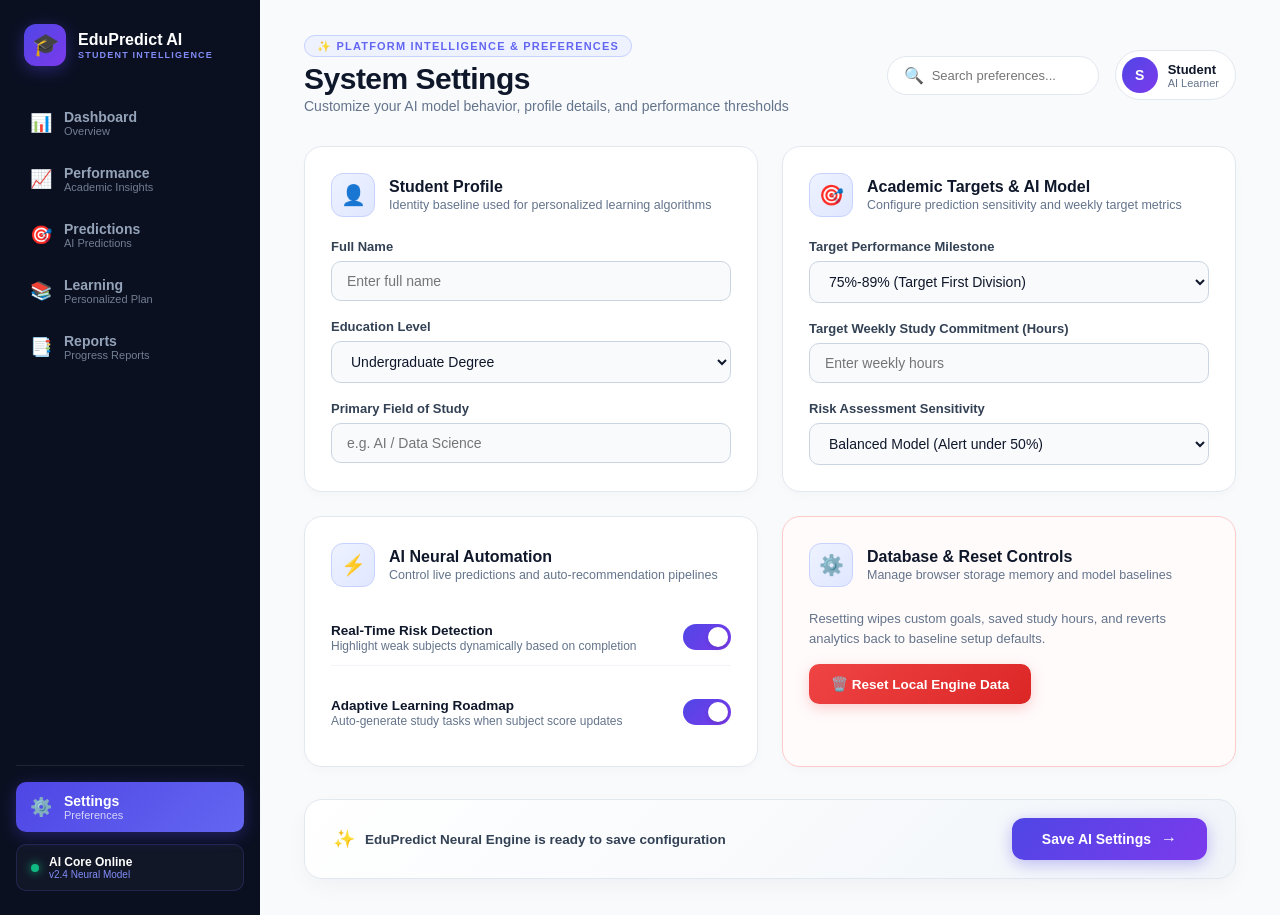
<file: pages/settings.html>
<!DOCTYPE html>
<html lang="en">
<head>
    <meta charset="UTF-8">
    <meta name="viewport" content="width=device-width, initial-scale=1.0">
    <title>Settings | EduPredict AI</title>
    <link rel="stylesheet" href="../css/settings.css">
</head>
<body>
    <div class="app-container">
        <aside class="sidebar">
            <div class="sidebar-top">
                <div class="brand">
                    <div class="brand-logo">🎓</div>
                    <div class="brand-text">
                        <span class="brand-title">EduPredict AI</span>
                        <span class="brand-sub">STUDENT INTELLIGENCE</span>
                    </div>
                </div>
                <nav class="sidebar-nav">
                    <a href="dashboard.html" class="nav-item">
                        <span class="icon">📊</span>
                        <div class="nav-text">
                            <span class="nav-title">Dashboard</span>
                            <span class="nav-sub">Overview</span>
                        </div>
                    </a>
                    <a href="performance.html" class="nav-item">
                        <span class="icon">📈</span>
                        <div class="nav-text">
                            <span class="nav-title">Performance</span>
                            <span class="nav-sub">Academic Insights</span>
                        </div>
                    </a>
                    <a href="predictions.html" class="nav-item">
                        <span class="icon">🎯</span>
                        <div class="nav-text">
                            <span class="nav-title">Predictions</span>
                            <span class="nav-sub">AI Predictions</span>
                        </div>
                    </a>
                    <a href="learning.html" class="nav-item">
                        <span class="icon">📚</span>
                        <div class="nav-text">
                            <span class="nav-title">Learning</span>
                            <span class="nav-sub">Personalized Plan</span>
                        </div>
                    </a>
                    <a href="reports.html" class="nav-item">
                        <span class="icon">📑</span>
                        <div class="nav-text">
                            <span class="nav-title">Reports</span>
                            <span class="nav-sub">Progress Reports</span>
                        </div>
                    </a>
                </nav>
            </div>
            
            <div class="sidebar-bottom">
                <a href="settings.html" class="nav-item active">
                    <span class="icon">⚙️</span>
                    <div class="nav-text">
                        <span class="nav-title">Settings</span>
                        <span class="nav-sub">Preferences</span>
                    </div>
                </a>
                <div class="system-status">
                    <span class="status-dot"></span>
                    <div class="status-info">
                        <span class="status-title">AI Core Online</span>
                        <span class="status-sub"> v2.4 Neural Model</span>
                    </div>
                </div>
            </div>
        </aside>

        <main class="main-content">
            <header class="top-header">
                <div class="header-left">
                    <span class="header-tag">✨ PLATFORM INTELLIGENCE & PREFERENCES</span>
                    <h1>System Settings</h1>
                    <p>Customize your AI model behavior, profile details, and performance thresholds</p>
                </div>
                <div class="header-right">
                    <div class="search-box">
                        <span class="search-icon">🔍</span>
                        <input type="text" placeholder="Search preferences...">
                    </div>
                    <div class="user-profile">
                        <div class="avatar" id="avatarBadge">S</div>
                        <div class="user-info">
                            <span class="user-name" id="profileNameDisplay">Student</span>
                            <span class="user-role">AI Learner</span>
                        </div>
                    </div>
                </div>
            </header>

            <div class="settings-grid">
                <section class="card settings-card">
                    <div class="card-header">
                        <div class="card-icon">👤</div>
                        <div>
                            <h2>Student Profile</h2>
                            <p>Identity baseline used for personalized learning algorithms</p>
                        </div>
                    </div>
                    <div class="settings-form">
                        <div class="form-group">
                            <label for="studentNameInput">Full Name</label>
                            <input type="text" id="studentNameInput" placeholder="Enter full name">
                        </div>
                        <div class="form-group">
                            <label for="educationLevelSelect">Education Level</label>
                            <select id="educationLevelSelect">
                                <option value="Undergraduate">Undergraduate Degree</option>
                                <option value="Postgraduate">Postgraduate / Master's</option>
                                <option value="High School">High School Senior</option>
                            </select>
                        </div>
                        <div class="form-group">
                            <label for="studyAreaInput">Primary Field of Study</label>
                            <input type="text" id="studyAreaInput" placeholder="e.g. AI / Data Science">
                        </div>
                    </div>
                </section>

                <section class="card settings-card">
                    <div class="card-header">
                        <div class="card-icon">🎯</div>
                        <div>
                            <h2>Academic Targets & AI Model</h2>
                            <p>Configure prediction sensitivity and weekly target metrics</p>
                        </div>
                    </div>
                    <div class="settings-form">
                        <div class="form-group">
                            <label for="targetGradeSelect">Target Performance Milestone</label>
                            <select id="targetGradeSelect">
                                <option value="90%+ (Excellence)">90%+ (Target High Honors)</option>
                                <option value="75%-89% (High)" selected>75%-89% (Target First Division)</option>
                                <option value="60%-74% (Average)">60%-74% (Target Standard Pass)</option>
                            </select>
                        </div>
                        <div class="form-group">
                            <label for="targetStudyHoursInput">Target Weekly Study Commitment (Hours)</label>
                            <input type="number" id="targetStudyHoursInput" min="1" max="100" placeholder="Enter weekly hours">
                        </div>
                        <div class="form-group">
                            <label for="riskSensitivitySelect">Risk Assessment Sensitivity</label>
                            <select id="riskSensitivitySelect">
                                <option value="Strict">High Sensitivity (Alert under 65%)</option>
                                <option value="Balanced" selected>Balanced Model (Alert under 50%)</option>
                                <option value="Lenient">Low Sensitivity (Alert under 40%)</option>
                            </select>
                        </div>
                    </div>
                </section>

                <section class="card settings-card">
                    <div class="card-header">
                        <div class="card-icon">⚡</div>
                        <div>
                            <h2>AI Neural Automation</h2>
                            <p>Control live predictions and auto-recommendation pipelines</p>
                        </div>
                    </div>
                    <div class="settings-form">
                        <div class="toggle-group">
                            <div>
                                <strong>Real-Time Risk Detection</strong>
                                <p>Highlight weak subjects dynamically based on completion</p>
                            </div>
                            <label class="switch">
                                <input type="checkbox" id="riskAlertsToggle" checked>
                                <span class="slider"></span>
                            </label>
                        </div>
                        <div class="toggle-group">
                            <div>
                                <strong>Adaptive Learning Roadmap</strong>
                                <p>Auto-generate study tasks when subject score updates</p>
                            </div>
                            <label class="switch">
                                <input type="checkbox" id="autoPlanToggle" checked>
                                <span class="slider"></span>
                            </label>
                        </div>
                    </div>
                </section>

                <section class="card settings-card danger-card">
                    <div class="card-header">
                        <div class="card-icon">⚙️</div>
                        <div>
                            <h2>Database & Reset Controls</h2>
                            <p>Manage browser storage memory and model baselines</p>
                        </div>
                    </div>
                    <div class="danger-actions">
                        <p>Resetting wipes custom goals, saved study hours, and reverts analytics back to baseline setup defaults.</p>
                        <button type="button" class="btn-danger" id="resetDataBtn">
                            <span>🗑️ Reset Local Engine Data</span>
                        </button>
                    </div>
                </section>
            </div>

            <div class="action-bar-wrapper">
                <div class="action-bar">
                    <div class="action-info">
                        <span class="ai-sparkle">✨</span>
                        <span>EduPredict Neural Engine is ready to save configuration</span>
                    </div>
                    <div class="action-buttons">
                        <span id="saveStatus" class="save-status"></span>
                        <button type="button" class="btn-primary" id="saveSettingsBtn">
                            <span>Save AI Settings</span>
                            <span class="btn-arrow">→</span>
                        </button>
                    </div>
                </div>
            </div>
        </main>
    </div>

    <script src="../js/data.js"></script>
    <script src="../js/settings.js"></script>
</body>
</html>
</file>
<file: style.css>
/* =========================================
   EDUPREDICT AI
   LANDING PAGE
========================================= */

* {
    margin: 0;
    padding: 0;
    box-sizing: border-box;
}

html,
body {
    width: 100%;
    min-height: 100%;
}

body {
    font-family:
        "Segoe UI",
        Inter,
        Arial,
        sans-serif;

    overflow: hidden;
}


/* =========================================
   PAGE
========================================= */

.landing-page {
    position: relative;

    width: 100%;
    min-height: 100vh;

    overflow: hidden;

    color: #14234d;

    background:
        radial-gradient(
            circle at 82% 15%,
            rgba(144, 169, 255, 0.35),
            transparent 29%
        ),

        radial-gradient(
            circle at 10% 88%,
            rgba(202, 176, 255, 0.28),
            transparent 28%
        ),

        linear-gradient(
            135deg,
            #ffffff 0%,
            #f7f8ff 45%,
            #eeeeff 100%
        );
}


/* =========================================
   GRID
========================================= */

.landing-page::before {
    content: "";

    position: absolute;

    inset: 0;

    background-image:
        linear-gradient(
            rgba(83, 106, 170, 0.035) 1px,
            transparent 1px
        ),

        linear-gradient(
            90deg,
            rgba(83, 106, 170, 0.035) 1px,
            transparent 1px
        );

    background-size: 72px 72px;

    pointer-events: none;
}


/* =========================================
   LEFT TOP
========================================= */

.top-left {
    position: absolute;

    top: 55px;
    left: 70px;

    z-index: 10;
}


.hello {
    margin-bottom: 30px;

    font-size: 23px;

    font-weight: 600;

    color: #17264d;

    animation:
        slide-left
        0.7s
        ease
        both;
}


.hello span {
    font-size: 22px;
}


/* =========================================
   BRAND
========================================= */

.brand {
    display: flex;

    align-items: center;

    gap: 14px;

    animation:
        slide-left
        0.8s
        ease
        0.15s
        both;
}


.brand-logo {
    width: 58px;
    height: 58px;

    display: flex;

    align-items: center;
    justify-content: center;

    border-radius: 17px;

    background:
        linear-gradient(
            135deg,
            #367ef2,
            #7b4de7
        );

    box-shadow:
        0 12px 30px
        rgba(70, 89, 211, 0.22);
}


.brand-logo {
    font-size: 30px;
}


.brand-name {
    font-size: 28px;

    font-weight: 750;

    letter-spacing: -0.8px;
}


.brand-name span {
    background:
        linear-gradient(
            90deg,
            #397ff2,
            #a23fe4
        );

    -webkit-background-clip: text;
    background-clip: text;

    color: transparent;
}


/* =========================================
   BRAND LINE
========================================= */

.brand-line {
    width: 170px;
    height: 3px;

    margin-top: 16px;

    border-radius: 20px;

    background:
        linear-gradient(
            90deg,
            #358cf5,
            #b43fe5
        );
}


.brand-tag {
    margin-top: 14px;

    font-size: 10px;

    font-weight: 750;

    letter-spacing: 2px;

    color: #687793;
}


/* =========================================
   HERO
========================================= */

.hero {
    position: absolute;

    top: 51%;
    left: 50%;

    transform:
        translate(-50%, -48%);

    width: min(820px, 70%);

    text-align: center;

    z-index: 5;
}


/* small label */

.hero-label {
    display: inline-block;

    margin-bottom: 22px;

    padding: 7px 15px;

    border-radius: 30px;

    border:
        1px solid
        rgba(88, 110, 180, 0.13);

    background:
        rgba(255, 255, 255, 0.48);

    color: #7180a0;

    font-size: 10px;

    font-weight: 700;

    letter-spacing: 1.6px;

    animation:
        fade-up
        0.7s
        ease
        0.15s
        both;
}


/* =========================================
   TITLE
========================================= */

.hero h1 {
    font-size:
        clamp(
            60px,
            6.8vw,
            91px
        );

    line-height: 1;

    letter-spacing: -4px;

    font-weight: 800;

    color: #0e1f4d;

    animation:
        title-show
        0.9s
        ease
        0.25s
        both;
}


.hero h1 span {
    background:
        linear-gradient(
            90deg,
            #397ff4,
            #774de8,
            #a43de4
        );

    -webkit-background-clip: text;
    background-clip: text;

    color: transparent;
}


/* =========================================
   TITLE LINE
========================================= */

.title-line {
    width: 155px;
    height: 3px;

    margin:
        29px
        auto
        27px;

    border-radius: 20px;

    background:
        linear-gradient(
            90deg,
            #338bf4,
            #b240e6
        );
}


/* =========================================
   DESCRIPTION
========================================= */

.description {
    max-width: 720px;

    margin: auto;

    font-size: 17px;

    line-height: 1.75;

    color: #566986;
}


/* =========================================
   FEATURES
========================================= */

.features {
    display: flex;

    align-items: center;
    justify-content: center;

    gap: 20px;

    margin-top: 30px;
}


.feature {
    display: flex;

    align-items: center;

    gap: 8px;

    font-size: 16px;
}


.feature span {
    font-size: 20px;
}


.performance {
    color: #3080db;
}


.prediction {
    color: #754bd7;
}


.progress {
    color: #238c7d;
}


.separator {
    width: 1px;
    height: 24px;

    background: #b7bfd0;
}


/* =========================================
   BUTTON
========================================= */

.get-started {
    display: inline-flex;

    align-items: center;
    justify-content: center;

    gap: 14px;

    margin-top: 40px;

    min-width: 180px;

    padding: 17px 30px;

    border-radius: 14px;

    text-decoration: none;

    color: white;

    font-size: 16px;

    font-weight: 700;

    background:
        linear-gradient(
            100deg,
            #347ff2,
            #704ce9,
            #a13fe3
        );

    box-shadow:
        0 15px 34px
        rgba(82, 70, 215, 0.27);

    transition:
        transform 0.25s ease,
        box-shadow 0.25s ease;
}


.get-started:hover {
    transform:
        translateY(-3px);

    box-shadow:
        0 20px 40px
        rgba(82, 70, 215, 0.34);
}


.arrow {
    font-size: 22px;

    transition:
        transform 0.2s ease;
}


.get-started:hover .arrow {
    transform:
        translateX(5px);
}


/* =========================================
   RIGHT VISUAL
========================================= */

.right-visual {
    position: absolute;

    top: 0;
    right: 0;

    width: 500px;
    height: 100%;

    pointer-events: none;

    z-index: 1;
}


/* =========================================
   NETWORK
========================================= */

.network-circle {
    position: absolute;

    top: 80px;
    right: -120px;

    width: 520px;
    height: 520px;

    border-radius: 50%;

    border:
        1px solid
        rgba(100, 124, 211, 0.15);

    box-shadow:
        0 0 0 70px
        rgba(106, 127, 216, 0.035),

        0 0 0 145px
        rgba(106, 127, 216, 0.022);
}


.node {
    position: absolute;

    width: 9px;
    height: 9px;

    border-radius: 50%;

    background: #9db8f4;

    box-shadow:
        0 0 13px
        rgba(82, 125, 226, 0.4);
}


.n1 {
    top: 20%;
    left: 38%;
}

.n2 {
    top: 32%;
    left: 63%;
}

.n3 {
    top: 51%;
    left: 49%;
}

.n4 {
    top: 66%;
    left: 70%;
}

.n5 {
    top: 44%;
    left: 80%;
}


/* network lines */

.line {
    position: absolute;

    height: 1px;

    background:
        rgba(98, 127, 219, 0.20);

    transform-origin: left center;
}


.l1 {
    width: 130px;

    top: 21%;
    left: 39%;

    transform: rotate(21deg);
}


.l2 {
    width: 125px;

    top: 33%;
    left: 63%;

    transform: rotate(125deg);
}


.l3 {
    width: 135px;

    top: 51%;
    left: 50%;

    transform: rotate(26deg);
}


.l4 {
    width: 105px;

    top: 44%;
    left: 79%;

    transform: rotate(101deg);
}


/* =========================================
   ANALYTICS CARD
========================================= */

.analytics-card {
    position: absolute;

    right: 45px;
    top: 46%;

    width: 245px;
    height: 360px;

    padding: 23px;

    border-radius: 28px;

    background:
        rgba(255, 255, 255, 0.42);

    border:
        1px solid
        rgba(255, 255, 255, 0.70);

    box-shadow:
        0 25px 60px
        rgba(73, 94, 164, 0.12);

    backdrop-filter:
        blur(7px);

    transform:
        rotate(8deg);

    opacity: 0.55;
}


.analytics-top {
    display: flex;

    gap: 6px;
}


.analytics-top span {
    width: 7px;
    height: 7px;

    border-radius: 50%;

    background: #9eb1e1;
}


.analytics-title {
    margin-top: 24px;

    color: #7384aa;

    font-size: 13px;

    font-weight: 700;
}


.fake-chart {
    position: relative;

    height: 105px;

    margin-top: 25px;

    border-bottom:
        1px solid
        rgba(85, 115, 200, 0.18);
}


.chart-path {
    position: absolute;

    left: 8px;
    bottom: 25px;

    width: 185px;
    height: 55px;

    border-top:
        3px solid
        rgba(82, 130, 225, 0.40);

    transform:
        skewY(-13deg);

    border-radius: 50%;
}


.analytics-bottom {
    display: flex;

    align-items: center;

    justify-content: space-between;

    margin-top: 35px;
}


.fake-donut {
    width: 75px;
    height: 75px;

    border-radius: 50%;

    border:
        18px solid
        rgba(80, 128, 224, 0.35);

    border-right-color:
        rgba(161, 85, 222, 0.23);
}


.fake-bars {
    display: flex;

    align-items: flex-end;

    gap: 7px;

    height: 85px;
}


.fake-bars i {
    display: block;

    width: 13px;

    border-radius:
        5px 5px 0 0;

    background:
        linear-gradient(
            to top,
            rgba(72, 124, 221, 0.28),
            rgba(146, 82, 220, 0.38)
        );
}


.fake-bars i:nth-child(1) {
    height: 35px;
}

.fake-bars i:nth-child(2) {
    height: 55px;
}

.fake-bars i:nth-child(3) {
    height: 75px;
}

.fake-bars i:nth-child(4) {
    height: 48px;
}


/* =========================================
   BOTTOM CIRCLE
========================================= */

.bottom-circle {
    position: absolute;

    width: 560px;
    height: 560px;

    left: -270px;
    bottom: -350px;

    border-radius: 50%;

    border:
        2px solid
        rgba(115, 91, 226, 0.11);

    box-shadow:
        0 0 0 25px
        rgba(115, 91, 226, 0.07),

        0 0 0 55px
        rgba(115, 91, 226, 0.045);
}


/* =========================================
   FOOTER
========================================= */

.footer {
    position: absolute;

    left: 50%;
    bottom: 30px;

    transform:
        translateX(-50%);

    z-index: 5;

    display: flex;

    align-items: center;

    gap: 16px;

    width: max-content;

    color: #7787a4;

    font-size: 11px;
}


.footer b {
    color: #8191b0;
}


/* =========================================
   ANIMATIONS
========================================= */

@keyframes slide-left {

    from {
        opacity: 0;
        transform:
            translateX(-30px);
    }

    to {
        opacity: 1;
        transform:
            translateX(0);
    }
}


@keyframes fade-up {

    from {
        opacity: 0;
        transform:
            translateY(20px);
    }

    to {
        opacity: 1;
        transform:
            translateY(0);
    }
}


@keyframes title-show {

    from {
        opacity: 0;
        transform:
            translateY(25px)
            scale(0.97);
    }

    to {
        opacity: 1;
        transform:
            translateY(0)
            scale(1);
    }
}


/* =========================================
   TABLET
========================================= */

@media (max-width: 1000px) {

    .top-left {
        left: 35px;
    }

    .hero {
        width: 70%;
    }

    .hero h1 {
        font-size: 62px;
    }

    .right-visual {
        opacity: 0.45;
    }
}


/* =========================================
   MOBILE
========================================= */

@media (max-width: 650px) {

    body {
        overflow: auto;
    }

    .landing-page {
        min-height: 100vh;
        overflow: hidden;
    }

    .top-left {
        position: relative;

        top: auto;
        left: auto;

        padding: 25px;
    }

    .hello {
        font-size: 19px;

        margin-bottom: 20px;
    }

    .brand-logo {
        width: 47px;
        height: 47px;
    }

    .brand-name {
        font-size: 22px;
    }

    .brand-tag {
        font-size: 8px;
        letter-spacing: 1.3px;
    }

    .hero {
        position: relative;

        top: auto;
        left: auto;

        transform: none;

        width: 90%;

        margin:
            80px
            auto
            120px;
    }

    .hero h1 {
        font-size: 46px;

        letter-spacing: -2px;
    }

    .hero-label {
        font-size: 8px;
    }

    .description {
        font-size: 14px;
    }

    .features {
        flex-direction: column;

        gap: 12px;
    }

    .separator {
        display: none;
    }

    .right-visual {
        display: none;
    }

    .footer {
        width: 90%;

        flex-wrap: wrap;

        justify-content: center;

        text-align: center;

        bottom: 15px;
    }
}
</file>
<file: css/academic-setup.css>
/* =========================================================
   EDUPREDICT AI - ACADEMIC SETUP
   PREMIUM AI / GLASSMORPHISM UI
========================================================= */

* {
    margin: 0;
    padding: 0;
    box-sizing: border-box;
}

:root {
    --primary: #4f46e5;
    --primary-light: #6366f1;
    --purple: #8b5cf6;
    --pink: #d946ef;
    --blue: #3b82f6;

    --dark: #101b4b;
    --text: #172554;
    --muted: #7180a8;

    --bg: #f5f7ff;
    --white: #ffffff;
    --border: #e4e8f5;

    --success: #10b981;
    --warning: #f59e0b;

    --shadow:
        0 20px 60px rgba(50, 70, 150, 0.10);

    --gradient:
        linear-gradient(
            135deg,
            #3b82f6,
            #6366f1,
            #8b5cf6,
            #d946ef
        );
}

html {
    scroll-behavior: smooth;
}

body {
    font-family:
        Inter,
        "Segoe UI",
        Arial,
        sans-serif;

    background:
        radial-gradient(
            circle at 10% 10%,
            rgba(99, 102, 241, 0.12),
            transparent 30%
        ),
        radial-gradient(
            circle at 90% 20%,
            rgba(56, 189, 248, 0.10),
            transparent 28%
        ),
        radial-gradient(
            circle at 50% 100%,
            rgba(217, 70, 239, 0.08),
            transparent 30%
        ),
        var(--bg);

    color: var(--text);

    min-height: 100vh;
}


/* =========================================================
   BACKGROUND AI GLOW
========================================================= */

body::before {
    content: "";

    position: fixed;

    width: 450px;
    height: 450px;

    top: 220px;
    right: -180px;

    background:
        radial-gradient(
            circle,
            rgba(99, 102, 241, 0.12),
            transparent 70%
        );

    filter: blur(20px);

    pointer-events: none;

    z-index: -1;
}


/* =========================================================
   PAGE
========================================================= */

.setup-page {
    min-height: 100vh;
}


/* =========================================================
   HEADER
========================================================= */

.setup-header {

    height: 92px;

    background: rgba(255, 255, 255, 0.88);

    backdrop-filter: blur(20px);

    border-bottom: 1px solid rgba(225, 230, 245, 0.9);

    display: flex;

    align-items: center;

    justify-content: space-between;

    padding: 0 7%;

    position: sticky;

    top: 0;

    z-index: 100;
}


/* BRAND */

.brand {
    display: flex;
    align-items: center;
    gap: 14px;
}

.brand-icon {

    width: 52px;
    height: 52px;

    border-radius: 16px;

    background: var(--gradient);

    display: flex;
    align-items: center;
    justify-content: center;

    font-size: 25px;

    box-shadow:
        0 10px 25px rgba(99, 102, 241, 0.28);
}

.brand h2 {

    font-size: 21px;

    color: var(--dark);

    font-weight: 800;

    letter-spacing: -0.4px;
}

.brand h2 span {

    background: var(--gradient);

    -webkit-background-clip: text;

    -webkit-text-fill-color: transparent;
}

.brand p {

    font-size: 9px;

    letter-spacing: 2px;

    color: #7180a8;

    margin-top: 2px;

    font-weight: 700;
}


/* PROGRESS */

.setup-progress {

    position: absolute;

    left: 50%;

    transform: translateX(-50%);

    text-align: center;

    width: 280px;
}

.setup-progress > span {

    font-size: 11px;

    font-weight: 800;

    letter-spacing: 1.5px;

    color: var(--primary);
}

.progress-line {

    height: 5px;

    margin-top: 9px;

    background: #e9ecf8;

    border-radius: 20px;

    overflow: hidden;
}

.progress-fill {

    height: 100%;

    width: 45%;

    background: var(--gradient);

    border-radius: inherit;

    box-shadow:
        0 0 12px rgba(99, 102, 241, 0.5);

    transition: width 0.4s ease;
}


/* BACK */

.back-btn {

    text-decoration: none;

    color: #64748b;

    font-weight: 700;

    font-size: 14px;

    padding: 10px 16px;

    border-radius: 10px;

    transition: 0.25s ease;
}

.back-btn:hover {

    color: var(--primary);

    background: #f0f2ff;

    transform: translateX(-3px);
}


/* =========================================================
   MAIN
========================================================= */

.setup-container {

    width: min(1180px, 92%);

    margin: 0 auto;

    padding: 60px 0 80px;
}


/* =========================================================
   INTRO
========================================================= */

.setup-intro {

    margin-bottom: 30px;

    position: relative;
}

.intro-badge {

    display: inline-flex;

    align-items: center;

    gap: 8px;

    padding: 8px 14px;

    border-radius: 30px;

    background:
        linear-gradient(
            135deg,
            rgba(99, 102, 241, 0.10),
            rgba(217, 70, 239, 0.08)
        );

    border: 1px solid rgba(99, 102, 241, 0.15);

    color: var(--primary);

    font-size: 11px;

    font-weight: 800;

    letter-spacing: 1.2px;

    margin-bottom: 14px;
}

.setup-intro h1 {

    font-size: clamp(32px, 4vw, 48px);

    line-height: 1.08;

    letter-spacing: -1.5px;

    color: var(--dark);

    max-width: 780px;
}

.setup-intro h1 span {

    background: var(--gradient);

    -webkit-background-clip: text;

    -webkit-text-fill-color: transparent;
}

.setup-intro p {

    margin-top: 14px;

    max-width: 780px;

    color: var(--muted);

    font-size: 15px;

    line-height: 1.7;
}


/* =========================================================
   MAIN CARD
========================================================= */

.setup-card {

    background:
        rgba(255, 255, 255, 0.82);

    backdrop-filter: blur(25px);

    border: 1px solid rgba(226, 230, 245, 0.95);

    border-radius: 30px;

    padding: 38px;

    box-shadow: var(--shadow);
}


/* =========================================================
   SECTION
========================================================= */

.setup-section {

    padding: 30px 0;

    border-bottom: 1px solid #edf0f7;

    position: relative;
}

.setup-section:first-child {
    padding-top: 5px;
}

.setup-section:last-of-type {
    border-bottom: none;
}


/* SECTION HEADING */

.section-heading {

    display: flex;

    align-items: flex-start;

    gap: 15px;

    margin-bottom: 22px;
}

.section-number {

    flex-shrink: 0;

    width: 46px;
    height: 46px;

    border-radius: 14px;

    background: var(--gradient);

    color: white;

    display: flex;

    align-items: center;
    justify-content: center;

    font-size: 15px;

    font-weight: 900;

    box-shadow:
        0 8px 20px rgba(99, 102, 241, 0.22);
}

.section-heading h2 {

    font-size: 22px;

    color: var(--dark);

    margin-bottom: 4px;

    letter-spacing: -0.4px;
}

.section-heading p {

    font-size: 13px;

    color: var(--muted);

    line-height: 1.5;
}


/* =========================================================
   OPTION CARDS
========================================================= */

.option-grid {

    display: grid;

    grid-template-columns:
        repeat(4, 1fr);

    gap: 14px;
}

.option-card {

    position: relative;

    cursor: pointer;
}

.option-card input {

    position: absolute;

    opacity: 0;

    pointer-events: none;
}

.option-content {

    min-height: 130px;

    padding: 20px;

    background: white;

    border: 1.5px solid var(--border);

    border-radius: 18px;

    display: flex;

    flex-direction: column;

    justify-content: space-between;

    transition:
        transform 0.25s ease,
        border 0.25s ease,
        box-shadow 0.25s ease,
        background 0.25s ease;
}

.option-icon {

    width: 40px;
    height: 40px;

    border-radius: 12px;

    background: #f0f3ff;

    display: flex;

    align-items: center;
    justify-content: center;

    font-size: 20px;
}

.option-content strong {

    display: block;

    margin-top: 13px;

    font-size: 15px;

    color: var(--dark);
}

.option-content small {

    color: var(--muted);

    font-size: 11px;

    margin-top: 3px;
}

.option-card:hover .option-content {

    transform: translateY(-4px);

    border-color: #a5b4fc;

    box-shadow:
        0 12px 30px rgba(79, 70, 229, 0.10);
}

.option-card input:checked + .option-content {

    border-color: var(--primary);

    background:
        linear-gradient(
            145deg,
            #f5f3ff,
            #ffffff
        );

    box-shadow:
        0 12px 30px rgba(79, 70, 229, 0.14),
        inset 0 0 0 1px rgba(99, 102, 241, 0.08);
}

.option-card input:checked + .option-content::after {

    content: "✓";

    position: absolute;

    top: 12px;
    right: 12px;

    width: 24px;
    height: 24px;

    border-radius: 50%;

    background: var(--gradient);

    color: white;

    display: flex;

    align-items: center;
    justify-content: center;

    font-size: 12px;

    font-weight: 900;
}


/* =========================================================
   SUBJECT CARDS
========================================================= */

.subject-grid {

    display: grid;

    grid-template-columns:
        repeat(4, 1fr);

    gap: 12px;
}

.subject-card {

    position: relative;

    cursor: pointer;

    min-height: 105px;

    padding: 16px;

    background: white;

    border: 1.5px solid var(--border);

    border-radius: 17px;

    display: flex;

    align-items: center;

    gap: 13px;

    transition: 0.25s ease;
}

.subject-card input {

    position: absolute;

    opacity: 0;
}

.subject-card:hover {

    transform: translateY(-3px);

    border-color: #a5b4fc;

    box-shadow:
        0 10px 25px rgba(79, 70, 229, 0.09);
}

.subject-card:has(input:checked) {

    border-color: var(--primary);

    background:
        linear-gradient(
            135deg,
            #f5f3ff,
            #ffffff
        );

    box-shadow:
        0 8px 25px rgba(79, 70, 229, 0.12);
}

.subject-card:has(input:checked)::after {

    content: "✓";

    position: absolute;

    top: 9px;
    right: 9px;

    width: 21px;
    height: 21px;

    border-radius: 50%;

    background: var(--gradient);

    color: white;

    font-size: 11px;

    font-weight: 900;

    display: flex;

    justify-content: center;

    align-items: center;
}

.subject-icon {

    width: 42px;
    height: 42px;

    border-radius: 12px;

    background: #f0f3ff;

    display: flex;

    align-items: center;
    justify-content: center;

    font-size: 19px;

    flex-shrink: 0;
}

.subject-card strong {

    display: block;

    font-size: 14px;

    color: var(--dark);
}

.subject-card small {

    display: block;

    margin-top: 4px;

    font-size: 10px;

    color: var(--muted);

    line-height: 1.4;
}


/* =========================================================
   SUBJECT COMPLETION
========================================================= */

.completion-container {

    min-height: 110px;

    padding: 20px;

    background:
        linear-gradient(
            135deg,
            #f7f8ff,
            #fbfaff
        );

    border: 1px solid #e9eaf5;

    border-radius: 18px;
}

.empty-completion {

    min-height: 70px;

    display: flex;

    align-items: center;
    justify-content: center;

    color: #7b87a9;

    font-size: 14px;
}


/* Dynamic completion item */

.completion-item {

    display: grid;

    grid-template-columns:
        170px 1fr 80px;

    align-items: center;

    gap: 18px;

    padding: 13px 0;

    border-bottom: 1px solid #e8ebf4;
}

.completion-item:last-child {
    border-bottom: none;
}

.completion-name {

    font-weight: 700;

    color: var(--dark);

    font-size: 14px;
}

.completion-range {

    width: 100%;

    accent-color: var(--primary);
}

.completion-value {

    text-align: right;

    font-weight: 800;

    color: var(--primary);

    font-size: 13px;
}


/* =========================================================
   COMPACT OPTIONS
========================================================= */

.compact-options {

    display: flex;

    flex-wrap: wrap;

    gap: 10px;
}

.compact-options label {

    position: relative;

    cursor: pointer;
}

.compact-options input {

    position: absolute;

    opacity: 0;
}

.compact-options span {

    display: block;

    padding: 13px 19px;

    background: white;

    border: 1.5px solid var(--border);

    border-radius: 13px;

    color: #53617f;

    font-size: 13px;

    font-weight: 650;

    transition: 0.2s ease;
}

.compact-options label:hover span {

    border-color: #a5b4fc;

    color: var(--primary);
}

.compact-options input:checked + span {

    color: white;

    border-color: transparent;

    background: var(--gradient);

    box-shadow:
        0 7px 18px rgba(99, 102, 241, 0.20);
}


/* =========================================================
   MINI SUBJECT GRID
========================================================= */

.mini-subject-grid {

    display: grid;

    grid-template-columns:
        repeat(4, 1fr);

    gap: 10px;
}

.mini-subject {

    position: relative;

    cursor: pointer;

    padding: 14px;

    background: white;

    border: 1.5px solid var(--border);

    border-radius: 14px;

    font-size: 13px;

    font-weight: 700;

    color: var(--dark);

    text-align: center;

    transition: 0.2s ease;
}

.mini-subject input {

    position: absolute;

    opacity: 0;
}

.mini-subject:hover {

    border-color: #a5b4fc;

    transform: translateY(-2px);
}

.mini-subject:has(input:checked) {

    background:
        linear-gradient(
            135deg,
            #eef2ff,
            #fdf4ff
        );

    border-color: var(--primary);

    color: var(--primary);
}

.muted-text {

    color: var(--muted);

    font-size: 13px;

    grid-column: 1 / -1;

    padding: 10px;
}


/* =========================================================
   GOALS
========================================================= */

.goal-grid {

    display: grid;

    grid-template-columns:
        repeat(3, 1fr);

    gap: 12px;
}

.goal-card {

    position: relative;

    cursor: pointer;

    min-height: 105px;

    padding: 18px;

    border: 1.5px solid var(--border);

    border-radius: 17px;

    background: white;

    display: flex;

    flex-direction: column;

    justify-content: space-between;

    transition: 0.25s ease;
}

.goal-card input {

    position: absolute;

    opacity: 0;
}

.goal-card > span {

    font-size: 22px;
}

.goal-card strong {

    font-size: 13px;

    color: var(--dark);
}

.goal-card:hover {

    transform: translateY(-3px);

    border-color: #a5b4fc;

    box-shadow:
        0 10px 25px rgba(79, 70, 229, 0.08);
}

.goal-card:has(input:checked) {

    border-color: var(--primary);

    background:
        linear-gradient(
            135deg,
            #f5f3ff,
            #fff7ff
        );
}

.goal-card:has(input:checked)::after {

    content: "✓";

    position: absolute;

    right: 11px;
    top: 11px;

    width: 23px;
    height: 23px;

    border-radius: 50%;

    background: var(--gradient);

    color: white;

    display: flex;

    align-items: center;
    justify-content: center;

    font-size: 11px;

    font-weight: 900;
}


/* =========================================================
   STUDY HOURS
========================================================= */

.hours-grid {

    display: grid;

    grid-template-columns:
        repeat(5, 1fr);

    gap: 10px;
}

.hour-card {

    position: relative;

    cursor: pointer;

    text-align: center;

    padding: 20px 10px;

    background: white;

    border: 1.5px solid var(--border);

    border-radius: 16px;

    transition: 0.2s ease;
}

.hour-card input {

    position: absolute;

    opacity: 0;
}

.hour-card strong {

    display: block;

    font-size: 17px;

    color: var(--dark);
}

.hour-card span {

    display: block;

    margin-top: 5px;

    font-size: 11px;

    color: var(--muted);
}

.hour-card:hover {

    transform: translateY(-3px);

    border-color: #a5b4fc;
}

.hour-card:has(input:checked) {

    color: white;

    border-color: transparent;

    background: var(--gradient);

    box-shadow:
        0 10px 25px rgba(99, 102, 241, 0.22);
}

.hour-card:has(input:checked) strong,
.hour-card:has(input:checked) span {

    color: white;
}


/* =========================================================
   GENERATE DASHBOARD
========================================================= */

.generate-section {

    text-align: center;

    padding-top: 40px;
}

.generate-btn {

    border: none;

    cursor: pointer;

    min-width: 270px;

    padding: 17px 25px;

    border-radius: 15px;

    background: var(--gradient);

    color: white;

    font-size: 15px;

    font-weight: 800;

    box-shadow:
        0 14px 30px rgba(99, 102, 241, 0.25);

    transition: 0.25s ease;
}

.generate-btn span {

    margin-left: 12px;

    font-size: 19px;
}

.generate-btn:hover {

    transform: translateY(-3px);

    box-shadow:
        0 18px 38px rgba(99, 102, 241, 0.32);
}

.generate-btn:active {

    transform: translateY(0);
}

.generate-section p {

    margin-top: 13px;

    color: var(--muted);

    font-size: 11px;
}


/* =========================================================
   FOOTER
========================================================= */

.setup-footer {

    text-align: center;

    padding: 0 20px 35px;

    color: #8a94b1;

    font-size: 11px;
}


/* =========================================================
   RESPONSIVE
========================================================= */

@media (max-width: 1000px) {

    .option-grid {
        grid-template-columns: repeat(2, 1fr);
    }

    .subject-grid {
        grid-template-columns: repeat(3, 1fr);
    }

    .mini-subject-grid {
        grid-template-columns: repeat(3, 1fr);
    }

    .goal-grid {
        grid-template-columns: repeat(2, 1fr);
    }

    .hours-grid {
        grid-template-columns: repeat(3, 1fr);
    }

}


@media (max-width: 700px) {

    .setup-header {

        padding: 0 20px;

        height: 76px;
    }

    .setup-progress {

        display: none;
    }

    .brand h2 {

        font-size: 17px;
    }

    .brand p {

        display: none;
    }

    .brand-icon {

        width: 44px;
        height: 44px;
    }

    .setup-container {

        width: 94%;

        padding-top: 35px;
    }

    .setup-card {

        padding: 20px;

        border-radius: 22px;
    }

    .setup-intro h1 {

        font-size: 32px;
    }

    .option-grid,
    .subject-grid,
    .goal-grid {

        grid-template-columns: 1fr 1fr;
    }

    .mini-subject-grid {

        grid-template-columns: 1fr 1fr;
    }

    .hours-grid {

        grid-template-columns: 1fr 1fr;
    }

    .completion-item {

        grid-template-columns: 1fr;

        gap: 8px;
    }

    .completion-value {

        text-align: left;
    }

}


@media (max-width: 480px) {

    .option-grid,
    .subject-grid,
    .goal-grid,
    .mini-subject-grid,
    .hours-grid {

        grid-template-columns: 1fr;
    }

    .section-heading h2 {

        font-size: 19px;
    }

    .setup-card {

        padding: 16px;
    }

    .compact-options {

        flex-direction: column;
    }

    .compact-options span {

        text-align: center;
    }

}
/* =========================================================
   ADVANCED AI CUSTOM SUBJECT SECTION
   ========================================================= */

.custom-subject-box {
    position: relative;
    margin-top: 26px;
    padding: 24px 26px;

    border-radius: 20px;

    background:
        radial-gradient(
            circle at 0% 0%,
            rgba(99, 102, 241, 0.10),
            transparent 35%
        ),
        radial-gradient(
            circle at 100% 100%,
            rgba(168, 85, 247, 0.08),
            transparent 35%
        ),
        rgba(248, 249, 255, 0.92);

    border: 1px solid rgba(112, 105, 255, 0.18);

    box-shadow:
        0 10px 35px rgba(45, 55, 120, 0.07),
        inset 0 1px 0 rgba(255, 255, 255, 0.9);

    overflow: hidden;

    transition:
        transform 0.25s ease,
        box-shadow 0.25s ease,
        border-color 0.25s ease;
}


/* AI GLOW */

.custom-subject-box::before {
    content: "";

    position: absolute;

    top: -90px;
    right: -80px;

    width: 220px;
    height: 220px;

    border-radius: 50%;

    background:
        radial-gradient(
            circle,
            rgba(99, 102, 241, 0.13),
            transparent 68%
        );

    pointer-events: none;
}


/* TOP SHINE */

.custom-subject-box::after {
    content: "";

    position: absolute;

    left: 0;
    top: 0;

    width: 100%;
    height: 2px;

    background:
        linear-gradient(
            90deg,
            transparent,
            #6675ff,
            #a855f7,
            transparent
        );

    opacity: 0.7;
}


/* =========================================================
   HEADER
   ========================================================= */

.custom-subject-header {
    position: relative;

    display: flex;
    align-items: center;

    gap: 15px;

    z-index: 2;
}


/* AI ICON */

.custom-subject-icon {
    position: relative;

    width: 48px;
    height: 48px;

    flex-shrink: 0;

    display: flex;
    align-items: center;
    justify-content: center;

    border-radius: 15px;

    background:
        linear-gradient(
            135deg,
            #5865f2,
            #8b5cf6
        );

    color: white;

    font-size: 24px;
    font-weight: 600;

    box-shadow:
        0 8px 22px rgba(88, 101, 242, 0.28);
}


/* SMALL AI GLOW */

.custom-subject-icon::after {
    content: "";

    position: absolute;

    inset: -5px;

    border-radius: 17px;

    border: 1px solid rgba(99, 102, 241, 0.18);

    opacity: 0.7;
}


/* TITLE */

.custom-subject-header h3 {
    margin: 0;

    color: #121a43;

    font-size: 16px;
    font-weight: 700;

    letter-spacing: -0.2px;
}


/* DESCRIPTION */

.custom-subject-header p {
    margin: 5px 0 0;

    color: #7782a6;

    font-size: 12px;

    line-height: 1.5;
}


/* =========================================================
   INPUT AREA
   ========================================================= */

.custom-subject-input-row {
    position: relative;

    display: flex;

    align-items: center;

    gap: 12px;

    margin-top: 20px;

    z-index: 2;
}


/* INPUT */

.custom-subject-input-row input {
    flex: 1;

    height: 50px;

    min-width: 0;

    padding: 0 17px;

    border: 1px solid #dce2f4;

    border-radius: 13px;

    outline: none;

    background:
        rgba(255, 255, 255, 0.96);

    color: #172044;

    font-family: inherit;

    font-size: 13px;

    box-shadow:
        0 3px 10px rgba(40, 50, 100, 0.03);

    transition:
        border-color 0.2s ease,
        box-shadow 0.2s ease,
        transform 0.2s ease;
}


/* PLACEHOLDER */

.custom-subject-input-row input::placeholder {
    color: #a3acc6;
}


/* INPUT FOCUS */

.custom-subject-input-row input:focus {
    border-color: #6975f8;

    box-shadow:
        0 0 0 4px rgba(105, 117, 248, 0.10),
        0 8px 20px rgba(70, 80, 150, 0.06);

    transform: translateY(-1px);
}


/* =========================================================
   ADD BUTTON
   ========================================================= */

.custom-subject-input-row button {
    position: relative;

    height: 50px;

    padding: 0 20px;

    flex-shrink: 0;

    border: none;

    border-radius: 13px;

    background:
        linear-gradient(
            135deg,
            #536dfe 0%,
            #6857f5 50%,
            #8b5cf6 100%
        );

    color: #ffffff;

    font-family: inherit;

    font-size: 13px;

    font-weight: 600;

    letter-spacing: 0.1px;

    cursor: pointer;

    box-shadow:
        0 8px 20px rgba(83, 109, 254, 0.24);

    transition:
        transform 0.2s ease,
        box-shadow 0.2s ease,
        filter 0.2s ease;

    overflow: hidden;
}


/* BUTTON SHINE */

.custom-subject-input-row button::before {
    content: "";

    position: absolute;

    top: 0;
    left: -100%;

    width: 70%;
    height: 100%;

    background:
        linear-gradient(
            90deg,
            transparent,
            rgba(255, 255, 255, 0.22),
            transparent
        );

    transform: skewX(-20deg);

    transition: left 0.5s ease;
}


/* HOVER */

.custom-subject-input-row button:hover {
    transform: translateY(-2px);

    box-shadow:
        0 12px 26px rgba(83, 109, 254, 0.30);

    filter: brightness(1.03);
}


.custom-subject-input-row button:hover::before {
    left: 140%;
}


/* ACTIVE */

.custom-subject-input-row button:active {
    transform: translateY(0);

    box-shadow:
        0 5px 14px rgba(83, 109, 254, 0.20);
}


/* =========================================================
   MESSAGE
   ========================================================= */

.custom-subject-message {
    min-height: 17px;

    margin: 9px 2px 0;

    color: #5966d9;

    font-size: 11px;

    font-weight: 500;

    transition: opacity 0.2s ease;
}


/* =========================================================
   CUSTOM SUBJECT CARD
   ========================================================= */

.custom-subject-card {
    position: relative;

    border-color: rgba(99, 102, 241, 0.25);

    background:
        linear-gradient(
            135deg,
            rgba(248, 249, 255, 1),
            rgba(255, 255, 255, 1)
        );

    transition:
        transform 0.22s ease,
        border-color 0.22s ease,
        box-shadow 0.22s ease;
}


/* CUSTOM LABEL */

.custom-subject-card::after {
    content: "CUSTOM";

    position: absolute;

    top: 9px;
    right: 10px;

    padding: 3px 7px;

    border-radius: 6px;

    background:
        rgba(99, 102, 241, 0.08);

    color: #6672df;

    font-size: 8px;

    font-weight: 700;

    letter-spacing: 0.7px;
}


/* HOVER */

.custom-subject-card:hover {
    transform: translateY(-3px);

    border-color: rgba(99, 102, 241, 0.45);

    box-shadow:
        0 10px 25px rgba(65, 75, 150, 0.10);
}


/* SELECTED CUSTOM CARD */

.custom-subject-card:has(input:checked) {
    border-color: #6875f5;

    background:
        linear-gradient(
            135deg,
            rgba(238, 240, 255, 1),
            rgba(249, 247, 255, 1)
        );

    box-shadow:
        0 8px 25px rgba(83, 109, 254, 0.13);
}


/* =========================================================
   RESPONSIVE
   ========================================================= */

@media (max-width: 700px) {

    .custom-subject-box {
        padding: 20px;
    }


    .custom-subject-input-row {
        flex-direction: column;

        align-items: stretch;
    }


    .custom-subject-input-row input,
    .custom-subject-input-row button {
        width: 100%;
    }


    .custom-subject-input-row button {
        justify-content: center;
    }

}
/* =========================================================
   ✨ ADVANCED SUBJECT COMPLETION
   EduPredict AI
   ========================================================= */


/* MAIN COMPLETION CONTAINER */

.completion-container {
    display: flex;
    flex-direction: column;
    gap: 14px;

    padding: 20px;

    border: 1px solid rgba(99, 102, 241, 0.12);
    border-radius: 22px;

    background:
        linear-gradient(
            135deg,
            rgba(255, 255, 255, 0.96),
            rgba(248, 247, 255, 0.96)
        );

    box-shadow:
        0 15px 40px rgba(75, 70, 180, 0.07);

    position: relative;
    overflow: hidden;
}


/* SUBTLE AI GLOW */

.completion-container::before {
    content: "";

    position: absolute;

    width: 180px;
    height: 180px;

    top: -100px;
    right: -70px;

    background:
        radial-gradient(
            circle,
            rgba(124, 58, 237, 0.10),
            transparent 70%
        );

    pointer-events: none;
}


/* EACH SUBJECT ROW */

.completion-item {
    position: relative;

    display: flex;
    align-items: center;
    justify-content: space-between;

    gap: 24px;

    min-height: 78px;

    padding: 16px 18px;

    border: 1px solid rgba(99, 102, 241, 0.10);

    border-radius: 16px;

    background: rgba(255, 255, 255, 0.82);

    transition:
        transform 0.25s ease,
        border-color 0.25s ease,
        box-shadow 0.25s ease,
        background 0.25s ease;
}


/* HOVER */

.completion-item:hover {
    transform: translateY(-2px);

    border-color:
        rgba(99, 102, 241, 0.25);

    background:
        rgba(255, 255, 255, 0.98);

    box-shadow:
        0 10px 25px rgba(79, 70, 229, 0.08);
}


/* SUBJECT HEADER */

.completion-header {
    display: flex;
    align-items: center;

    gap: 12px;

    min-width: 180px;
}


/* SUBJECT NAME */

.completion-header strong {
    color: #172554;

    font-size: 15px;

    font-weight: 700;

    letter-spacing: -0.2px;
}


/* CURRENT PERCENTAGE */

.completion-value {
    display: inline-flex;

    align-items: center;
    justify-content: center;

    min-width: 48px;

    padding: 5px 9px;

    border-radius: 999px;

    background:
        linear-gradient(
            135deg,
            #eef2ff,
            #f5f3ff
        );

    color: #6366f1;

    font-size: 12px;

    font-weight: 800;

    border: 1px solid
        rgba(99, 102, 241, 0.12);
}


/* COMPLETION OPTIONS */

.completion-options {
    display: flex;
    align-items: center;

    gap: 8px;

    flex-wrap: wrap;
}


/* COMPLETION BUTTON */

.completion-options button {
    position: relative;

    min-width: 58px;
    height: 36px;

    padding: 0 13px;

    border: 1px solid #e2e8f0;

    border-radius: 10px;

    background: #ffffff;

    color: #475569;

    font-family: inherit;

    font-size: 12px;

    font-weight: 700;

    cursor: pointer;

    transition:
        all 0.22s ease;

    outline: none;
}


/* BUTTON HOVER */

.completion-options button:hover {

    color: #4f46e5;

    border-color:
        rgba(99, 102, 241, 0.45);

    background:
        #f5f3ff;

    transform: translateY(-1px);

    box-shadow:
        0 5px 14px rgba(99, 102, 241, 0.10);
}


/* SELECTED BUTTON */

.completion-options button.selected {

    color: #ffffff;

    border-color: transparent;

    background:
        linear-gradient(
            135deg,
            #6366f1,
            #8b5cf6
        );

    box-shadow:
        0 7px 18px
        rgba(99, 102, 241, 0.25);

    transform: translateY(-1px);
}


/* SELECTED BUTTON GLOW */

.completion-options button.selected::after {

    content: "";

    position: absolute;

    inset: -2px;

    border-radius: 12px;

    background:
        linear-gradient(
            135deg,
            rgba(99, 102, 241, 0.35),
            rgba(168, 85, 247, 0.20)
        );

    z-index: -1;

    filter: blur(5px);

    opacity: 0.7;
}


/* PRESS EFFECT */

.completion-options button:active {
    transform:
        scale(0.96);
}


/* EMPTY STATE */

.empty-completion {

    display: flex;

    align-items: center;
    justify-content: center;

    gap: 10px;

    min-height: 100px;

    padding: 25px;

    border-radius: 16px;

    border: 1px dashed
        rgba(99, 102, 241, 0.25);

    background:
        linear-gradient(
            135deg,
            rgba(238, 242, 255, 0.65),
            rgba(245, 243, 255, 0.65)
        );

    color: #64748b;

    text-align: center;

    font-size: 13px;

    line-height: 1.6;
}


/* EMPTY STATE ICON */

.empty-completion span {
    display: flex;

    align-items: center;
    justify-content: center;

    width: 38px;
    height: 38px;

    border-radius: 12px;

    background:
        linear-gradient(
            135deg,
            #eef2ff,
            #f3e8ff
        );

    font-size: 18px;

    box-shadow:
        0 6px 15px
        rgba(99, 102, 241, 0.10);
}


/* =========================================================
   RESPONSIVE
   ========================================================= */

@media (max-width: 850px) {

    .completion-item {
        flex-direction: column;

        align-items: flex-start;

        gap: 14px;
    }


    .completion-header {
        width: 100%;

        justify-content: space-between;
    }


    .completion-options {
        width: 100%;
    }


    .completion-options button {
        flex: 1;

        min-width: 52px;
    }

}


@media (max-width: 500px) {

    .completion-container {
        padding: 12px;

        border-radius: 16px;
    }


    .completion-item {
        padding: 14px;

        border-radius: 14px;
    }


    .completion-options {
        display: grid;

        grid-template-columns:
            repeat(5, 1fr);

        gap: 6px;

        width: 100%;
    }


    .completion-options button {
        min-width: 0;

        padding: 0 5px;

        height: 34px;

        font-size: 11px;
    }

}
</file>
<file: css/dashboard.css>
@import url('https://fonts.googleapis.com/css2?family=Inter:wght@400;500;600;700;800&display=swap');


/* =========================================================
   RESET
   ========================================================= */

* {
    margin: 0;
    padding: 0;
    box-sizing: border-box;
}


:root {
    --navy: #101b46;
    --blue: #3478f6;
    --purple: #7b4df5;
    --pink: #d92d8a;
    --green: #20b486;
    --orange: #f59e0b;
    --text: #17234d;
    --muted: #7180a3;
    --border: #e4e9f5;
    --background: #f7f9ff;
    --white: #ffffff;
}


body {
    font-family: "Inter", sans-serif;
    background: var(--background);
    color: var(--text);
}


button,
select {
    font-family: inherit;
}


button {
    cursor: pointer;
}


/* =========================================================
   APP
   ========================================================= */

.dashboard-app {
    min-height: 100vh;
    display: flex;
}


/* =========================================================
   SIDEBAR
   ========================================================= */

.sidebar {
    width: 255px;
    min-height: 100vh;

    background:
        radial-gradient(
            circle at top left,
            rgba(100, 120, 255, .18),
            transparent 35%
        ),
        linear-gradient(
            180deg,
            #101a42,
            #0d1637
        );

    color: white;

    padding: 28px 18px;

    display: flex;
    flex-direction: column;

    position: fixed;
    left: 0;
    top: 0;
    bottom: 0;

    z-index: 100;
}


.brand {
    display: flex;
    align-items: center;
    gap: 12px;
    padding: 0 8px 35px;
}


.brand-icon {
    width: 48px;
    height: 48px;

    border-radius: 15px;

    display: flex;
    align-items: center;
    justify-content: center;

    font-size: 23px;

    background:
        linear-gradient(
            135deg,
            #3978ff,
            #9344ed,
            #e12d91
        );

    box-shadow:
        0 10px 30px rgba(96, 76, 246, .35);
}


.brand h2 {
    font-size: 18px;
}


.brand h2 span {
    color: #a876ff;
}


.brand p {
    font-size: 9px;
    color: #8e9ac1;

    margin-top: 4px;

    text-transform: uppercase;
    letter-spacing: 1.3px;
}


/* =========================================================
   NAVIGATION
   ========================================================= */

.sidebar-nav {
    display: flex;
    flex-direction: column;
    gap: 7px;
}


.nav-item {
    border: none;
    background: transparent;

    width: 100%;

    color: #aab5d2;

    display: flex;
    align-items: center;

    gap: 13px;

    padding: 13px 12px;

    border-radius: 12px;

    text-align: left;

    transition: .25s;
}


.nav-item > span {
    width: 25px;
    text-align: center;
    font-size: 18px;
}


.nav-item strong {
    display: block;
    font-size: 13px;
    color: inherit;
}


.nav-item small {
    display: block;

    font-size: 10px;

    margin-top: 3px;

    color: #66749b;
}


.nav-item:hover {
    color: white;
    background: rgba(255,255,255,.07);
}


.nav-item.active {
    color: white;

    background:
        linear-gradient(
            90deg,
            rgba(68, 119, 247, .25),
            rgba(130, 73, 242, .14)
        );

    box-shadow:
        inset 3px 0 0 #5e83ff;
}


/* =========================================================
   SIDEBAR BOTTOM
   ========================================================= */

.sidebar-bottom {
    margin-top: auto;
}


.ai-status {
    margin-top: 20px;

    padding: 14px;

    border-radius: 14px;

    background: rgba(255,255,255,.06);

    display: flex;
    align-items: center;

    gap: 10px;
}


.status-dot {
    width: 9px;
    height: 9px;

    border-radius: 50%;

    background: #24d89b;

    box-shadow:
        0 0 12px #24d89b;
}


.ai-status strong {
    display: block;
    font-size: 11px;
}


.ai-status small {
    font-size: 9px;
    color: #8995b5;
}


/* =========================================================
   MAIN
   ========================================================= */

.main-content {
    margin-left: 255px;

    width: calc(100% - 255px);

    min-height: 100vh;

    padding: 30px 42px 25px;

    background:
        radial-gradient(
            circle at 95% 0%,
            rgba(87, 154, 255, .12),
            transparent 28%
        ),
        #f7f9ff;
}


/* =========================================================
   TOPBAR
   ========================================================= */

.topbar {
    display: flex;

    justify-content: space-between;
    align-items: center;

    margin-bottom: 30px;
}


.eyebrow,
.panel-label {
    font-size: 9px;

    font-weight: 800;

    letter-spacing: 1.5px;

    color: #7654e9;
}


.topbar h1 {
    font-size: 30px;

    margin-top: 7px;

    color: var(--navy);
}


.topbar h1 span {
    background:
        linear-gradient(
            90deg,
            #3478f6,
            #9149e8,
            #db2b8b
        );

    -webkit-background-clip: text;
    -webkit-text-fill-color: transparent;
}


.top-description {
    margin-top: 6px;

    font-size: 12px;

    color: var(--muted);
}


.profile-area {
    display: flex;

    align-items: center;

    gap: 16px;
}


.notification {
    width: 40px;
    height: 40px;

    border: 1px solid var(--border);

    border-radius: 12px;

    background: white;

    display: flex;
    align-items: center;
    justify-content: center;

    font-size: 16px;
}


.profile {
    background: white;

    border: 1px solid var(--border);

    padding: 7px 12px 7px 7px;

    border-radius: 14px;

    display: flex;

    align-items: center;

    gap: 9px;
}


.profile-avatar {
    width: 35px;
    height: 35px;

    border-radius: 11px;

    display: flex;

    align-items: center;
    justify-content: center;

    background:
        linear-gradient(
            135deg,
            #3478f6,
            #8a4de8
        );

    color: white;

    font-weight: 700;
}


.profile strong {
    display: block;
    font-size: 11px;
}


.profile small {
    color: var(--muted);
    font-size: 9px;
}


/* =========================================================
   STATS
   ========================================================= */

.stats-grid {
    display: grid;

    grid-template-columns:
        repeat(4, 1fr);

    gap: 16px;

    margin-bottom: 18px;
}


.stat-card {
    background: white;

    border: 1px solid var(--border);

    border-radius: 18px;

    padding: 20px;

    box-shadow:
        0 8px 30px rgba(40, 58, 110, .04);
}


.stat-top {
    display: flex;

    justify-content: space-between;

    align-items: center;

    font-size: 11px;

    color: var(--muted);
}


.stat-icon {
    width: 34px;
    height: 34px;

    border-radius: 10px;

    display: flex;

    align-items: center;
    justify-content: center;

    background: #f2f5ff;
}


.stat-card h2 {
    font-size: 28px;

    margin: 13px 0 9px;

    color: var(--navy);
}


.progress {
    height: 6px;

    background: #edf0f7;

    border-radius: 20px;

    overflow: hidden;
}


.progress div {
    height: 100%;

    border-radius: inherit;

    transition:
        width .5s ease;
}


.blue .progress div {
    background:
        linear-gradient(
            90deg,
            #3478f6,
            #56a4ff
        );
}


.purple .progress div {
    background:
        linear-gradient(
            90deg,
            #744cf4,
            #ae55ed
        );
}


.green .progress div {
    background:
        linear-gradient(
            90deg,
            #16b486,
            #4ddba8
        );
}


.stat-card p {
    margin-top: 9px;

    font-size: 9px;

    color: var(--muted);
}


.positive {
    color: #19a878;
    font-weight: 700;
}


.orange .mini-bars {
    height: 35px;

    display: flex;

    align-items: flex-end;

    gap: 4px;
}


.mini-bars span {
    width: 8px;

    border-radius: 4px 4px 0 0;

    background:
        linear-gradient(
            180deg,
            #f5a623,
            #ffd77b
        );

    transition:
        height .4s ease;
}


/* =========================================================
   DASHBOARD GRID
   ========================================================= */

.dashboard-grid {
    display: grid;

    grid-template-columns:
        1.55fr 1fr;

    gap: 18px;
}


.panel {
    background: white;

    border: 1px solid var(--border);

    border-radius: 20px;

    padding: 22px;

    box-shadow:
        0 10px 35px rgba(42, 60, 110, .045);
}


.panel-header {
    display: flex;

    justify-content: space-between;

    align-items: flex-start;
}


.panel h2 {
    font-size: 17px;

    margin-top: 5px;

    color: var(--navy);
}


.panel-header p {
    margin-top: 4px;

    color: var(--muted);

    font-size: 10px;
}


.panel select {
    border: 1px solid var(--border);

    border-radius: 9px;

    padding: 8px 10px;

    color: var(--muted);

    background: white;

    font-size: 10px;
}


/* =========================================================
   PERFORMANCE CHART
   ========================================================= */

.chart {
    height: 250px;

    display: flex;

    margin-top: 22px;
}


.y-axis {
    width: 45px;

    display: flex;

    flex-direction: column;

    justify-content: space-between;

    padding-bottom: 23px;

    color: #9aa5c0;

    font-size: 9px;
}


.chart-area {
    flex: 1;

    position: relative;

    border-left: 1px solid #e8ecf5;

    border-bottom: 1px solid #e8ecf5;

    min-width: 0;
}


/*
   IMPORTANT:
   Grid lines are positioned behind the bars.
*/

.grid-line {
    position: absolute;

    left: 0;
    right: 0;

    height: 20%;

    border-top: 1px dashed #e9edf5;

    pointer-events: none;
}


.grid-line:nth-child(1) {
    top: 0;
}


.grid-line:nth-child(2) {
    top: 20%;
}


.grid-line:nth-child(3) {
    top: 40%;
}


.grid-line:nth-child(4) {
    top: 60%;
}


.grid-line:nth-child(5) {
    top: 80%;
}


/* =========================================================
   NEW DYNAMIC CHART
   Compatible with dashboard.js
   ========================================================= */

.chart-bars {
    position: absolute;

    left: 0;
    right: 0;

    top: 0;
    bottom: 0;

    display: flex;

    align-items: flex-end;

    justify-content: space-around;

    gap: 18px;

    padding:
        10px 18px 34px;

    z-index: 5;

    overflow-x: auto;
    overflow-y: visible;
}


.chart-column {
    height: 100%;

    flex: 1;

    min-width: 55px;

    max-width: 100px;

    position: relative;

    display: flex;

    flex-direction: column;

    justify-content: flex-end;

    align-items: center;
}


.chart-bar {
    width: min(48px, 70%);

    min-height: 4px;

    border-radius:
        9px 9px 3px 3px;

    background:
        linear-gradient(
            180deg,
            #9670ff,
            #4d82f4
        );

    box-shadow:
        0 8px 20px rgba(99, 102, 241, .18);

    transition:
        height .5s ease,
        transform .2s ease;

    position: relative;

    z-index: 3;
}


.chart-bar:hover {
    transform: translateY(-5px);

    box-shadow:
        0 12px 25px rgba(99, 102, 241, .28);
}


.chart-column:nth-child(4n + 1) .chart-bar {
    background:
        linear-gradient(
            180deg,
            #3478f6,
            #6b8df5
        );
}


.chart-column:nth-child(4n + 2) .chart-bar {
    background:
        linear-gradient(
            180deg,
            #8b5cf6,
            #a56cf5
        );
}


.chart-column:nth-child(4n + 3) .chart-bar {
    background:
        linear-gradient(
            180deg,
            #d946ef,
            #9b5de5
        );
}


.chart-column:nth-child(4n + 4) .chart-bar {
    background:
        linear-gradient(
            180deg,
            #20b486,
            #55d6a5
        );
}


.chart-value {
    position: absolute;

    left: 50%;

    transform:
        translate(-50%, -7px);

    font-size: 9px;

    font-weight: 800;

    color: #344166;

    white-space: nowrap;

    z-index: 10;
}


.chart-label {
    position: absolute;

    bottom: -28px;

    left: 50%;

    transform: translateX(-50%);

    width: 85px;

    text-align: center;

    font-size: 8px;

    font-weight: 600;

    color: #9aa5c0;

    white-space: nowrap;

    overflow: hidden;

    text-overflow: ellipsis;
}


/* Empty chart */

.empty-chart {
    position: absolute;

    left: 50%;
    top: 50%;

    transform:
        translate(-50%, -50%);

    width: 100%;

    text-align: center;

    color: #7180a3;

    font-size: 12px;

    padding: 20px;
}


/* =========================================================
   AI PANEL
   ========================================================= */

.ai-panel {
    position: relative;

    overflow: hidden;

    background:
        radial-gradient(
            circle at 100% 0%,
            rgba(127, 79, 246, .13),
            transparent 45%
        ),
        white;
}


.ai-glow {
    position: absolute;

    width: 130px;
    height: 130px;

    right: -40px;
    top: -45px;

    border-radius: 50%;

    background:
        rgba(72, 122, 255, .08);

    filter: blur(5px);

    pointer-events: none;
}


.ai-header {
    display: flex;

    align-items: center;

    gap: 12px;

    position: relative;

    z-index: 2;
}


.ai-orb {
    width: 42px;
    height: 42px;

    border-radius: 13px;

    display: flex;

    align-items: center;
    justify-content: center;

    color: white;

    background:
        linear-gradient(
            135deg,
            #3478f6,
            #9d43ed,
            #dc2d92
        );

    box-shadow:
        0 10px 25px rgba(116, 76, 242, .3);
}


.ai-message {
    font-size: 11px;

    line-height: 1.7;

    color: #647294;

    margin: 20px 0;

    position: relative;

    z-index: 2;
}


.ai-score {
    display: flex;

    gap: 35px;

    margin-bottom: 20px;

    position: relative;

    z-index: 2;
}


.ai-score span,
.confidence span {
    display: block;

    font-size: 9px;

    color: #8b96b2;
}


.ai-score strong {
    display: block;

    font-size: 18px;

    margin-top: 4px;

    color: var(--navy);
}


.confidence strong {
    color: #20ae7e;
}


/* AI Risk */

.ai-risk {
    position: relative;

    z-index: 2;

    margin-top: 16px;

    padding: 14px 16px;

    border-radius: 14px;

    background:
        rgba(255,255,255,.08);

    border: 1px solid rgba(120,100,220,.08);

    display: flex;

    justify-content: space-between;

    align-items: center;

    gap: 10px;

    font-size: 10px;

    color: #66718f;
}


.ai-risk strong {
    color: var(--navy);

    font-size: 11px;
}


.ai-button {
    width: 100%;

    border: none;

    border-radius: 11px;

    padding: 12px 15px;

    color: white;

    font-weight: 700;

    background:
        linear-gradient(
            90deg,
            #3478f6,
            #7549ed,
            #d82c91
        );

    box-shadow:
        0 10px 20px rgba(102, 78, 236, .2);

    transition: .25s;

    position: relative;

    z-index: 2;
}


.ai-button:hover {
    transform: translateY(-2px);

    box-shadow:
        0 14px 25px rgba(102, 78, 236, .28);
}


/* =========================================================
   SUBJECTS
   ========================================================= */

.subjects-panel {
    min-height: 300px;
}


.text-button {
    border: none;

    background: transparent;

    color: #7351e8;

    font-size: 10px;

    font-weight: 700;
}


.subject-list {
    margin-top: 25px;

    display: flex;

    flex-direction: column;

    gap: 14px;
}


/* NEW dynamic subject */

.subject-item {
    display: flex;

    justify-content: space-between;

    align-items: center;

    gap: 20px;

    padding: 10px 0;

    border-bottom: 1px solid #eef1f7;
}


.subject-item:last-child {
    border-bottom: none;
}


.subject-left {
    display: flex;

    align-items: center;

    gap: 10px;

    min-width: 0;
}


.subject-avatar {
    width: 35px;
    height: 35px;

    flex-shrink: 0;

    border-radius: 11px;

    display: flex;

    align-items: center;
    justify-content: center;

    font-size: 11px;

    font-weight: 800;

    color: #7351e8;

    background:
        #f2eaff;
}


.subject-left strong {
    display: block;

    font-size: 11px;

    color: var(--navy);

    max-width: 190px;

    overflow: hidden;

    text-overflow: ellipsis;

    white-space: nowrap;
}


.subject-left small {
    display: block;

    margin-top: 3px;

    color: #8c97b1;

    font-size: 8px;
}


.subject-progress {
    width: 150px;

    flex-shrink: 0;

    display: grid;

    grid-template-columns: 38px 1fr;

    align-items: center;

    gap: 8px;
}


.subject-progress > strong {
    font-size: 10px;

    text-align: right;

    color: var(--navy);
}


.subject-progress-bar {
    height: 5px;

    background: #edf0f6;

    border-radius: 20px;

    overflow: hidden;
}


.subject-progress-bar span {
    display: block;

    height: 100%;

    border-radius: inherit;

    background:
        linear-gradient(
            90deg,
            #3478f6,
            #9b4de9
        );

    transition:
        width .5s ease;
}


/* =========================================================
   OLD SUBJECT SUPPORT
   ========================================================= */

.subject {
    display: flex;

    justify-content: space-between;

    align-items: center;
}


.subject-info {
    display: flex;

    align-items: center;

    gap: 10px;
}


.subject-icon {
    width: 35px;
    height: 35px;

    border-radius: 11px;

    display: flex;

    align-items: center;
    justify-content: center;

    font-size: 11px;

    font-weight: 800;
}


.math {
    color: #3979ee;
    background: #eaf2ff;
}


.science {
    color: #13a27a;
    background: #e5faf2;
}


.coding {
    color: #8b4de7;
    background: #f2eaff;
}


.subject-info strong {
    display: block;

    font-size: 11px;
}


.subject-info small {
    display: block;

    margin-top: 3px;

    color: #8c97b1;

    font-size: 8px;
}


.subject-score {
    width: 150px;

    text-align: right;
}


.subject-score strong {
    font-size: 11px;
}


.subject-score .subject-progress {
    margin-top: 6px;
}


.subject-progress div {
    height: 100%;

    border-radius: inherit;

    background:
        linear-gradient(
            90deg,
            #3478f6,
            #9b4de9
        );
}


/* =========================================================
   EMPTY SUBJECT
   ========================================================= */

.empty-subjects {
    min-height: 150px;

    display: flex;

    flex-direction: column;

    align-items: center;

    justify-content: center;

    text-align: center;

    color: #8b96b2;
}


.empty-subjects span {
    font-size: 30px;

    margin-bottom: 10px;
}


.empty-subjects p {
    font-size: 11px;
}


/* =========================================================
   RECOMMENDATION
   ========================================================= */

.recommendation-panel {
    min-height: 300px;
}


.sparkle {
    color: #8a50ef;

    font-size: 20px;
}


.recommendation {
    display: flex;

    gap: 12px;

    margin-top: 14px;

    padding: 14px;

    border-radius: 14px;

    background: #fafbff;

    border: 1px solid #edf0f7;

    transition:
        transform .2s ease,
        box-shadow .2s ease;
}


.recommendation:hover {
    transform: translateY(-2px);

    box-shadow:
        0 8px 20px rgba(40,50,100,.06);
}


.recommendation-icon {
    width: 38px;
    height: 38px;

    flex-shrink: 0;

    border-radius: 11px;

    background:
        linear-gradient(
            135deg,
            #edf3ff,
            #f4eaff
        );

    display: flex;

    align-items: center;

    justify-content: center;
}


.recommendation strong {
    font-size: 11px;

    color: var(--navy);
}


.recommendation p {
    margin-top: 6px;

    font-size: 9px;

    line-height: 1.5;

    color: var(--muted);
}


.small-button {
    margin-top: 10px;

    border: none;

    background: transparent;

    color: #7650e8;

    font-size: 9px;

    font-weight: 700;
}


/* =========================================================
   BOTTOM QUICK CARDS
   ========================================================= */

.bottom-grid {
    display: grid;

    grid-template-columns:
        repeat(3, 1fr);

    gap: 16px;

    margin-top: 18px;
}


.quick-card {
    background: white;

    border: 1px solid var(--border);

    border-radius: 15px;

    padding: 15px;

    display: flex;

    align-items: center;

    gap: 12px;

    transition: .25s;
}


.quick-card:hover {
    transform: translateY(-3px);

    box-shadow:
        0 10px 25px rgba(40,50,100,.08);
}


.quick-card > span {
    margin-left: auto;

    color: #8792ad;
}


.quick-icon {
    width: 38px;
    height: 38px;

    border-radius: 11px;

    display: flex;

    align-items: center;
    justify-content: center;
}


.purple-icon {
    background: #f0eaff;
}


.green-icon {
    background: #e4faf2;
}


.blue-icon {
    background: #e8f1ff;
}


.quick-card strong {
    display: block;

    font-size: 10px;
}


.quick-card p {
    margin-top: 3px;

    font-size: 8px;

    color: var(--muted);
}


/* =========================================================
   FOOTER
   ========================================================= */

footer {
    display: flex;

    justify-content: center;

    gap: 25px;

    padding: 25px 0 5px;

    color: #9ba5bd;

    font-size: 8px;
}


/* =========================================================
   MODAL
   ========================================================= */

.modal {
    position: fixed;

    inset: 0;

    background:
        rgba(10, 18, 48, .45);

    backdrop-filter: blur(7px);

    display: none;

    align-items: center;

    justify-content: center;

    z-index: 1000;
}


/*
   IMPORTANT FIX:
   dashboard.js uses .active
   old CSS used .show
*/

.modal.active,
.modal.show {
    display: flex;
}


.modal-content {
    width: min(470px, 90%);

    background: white;

    border-radius: 24px;

    padding: 32px;

    position: relative;

    box-shadow:
        0 30px 80px rgba(20,30,80,.25);

    animation:
        modalIn .25s ease;
}


@keyframes modalIn {

    from {
        opacity: 0;

        transform:
            translateY(15px)
            scale(.97);
    }

    to {
        opacity: 1;

        transform:
            translateY(0)
            scale(1);
    }
}


.close-modal {
    position: absolute;

    top: 15px;
    right: 18px;

    border: none;

    background: #f3f5fa;

    width: 32px;
    height: 32px;

    border-radius: 50%;

    font-size: 20px;

    color: #66718f;

    transition: .2s;
}


.close-modal:hover {
    background: #e9edf6;

    transform: rotate(90deg);
}


.modal-icon {
    width: 52px;
    height: 52px;

    border-radius: 16px;

    display: flex;

    align-items: center;
    justify-content: center;

    color: white;

    font-size: 22px;

    background:
        linear-gradient(
            135deg,
            #3478f6,
            #9b4de9,
            #df2d92
        );

    margin-bottom: 18px;
}


.modal-content h2 {
    font-size: 22px;

    color: var(--navy);

    margin: 8px 0;
}


.modal-content > p {
    color: var(--muted);

    font-size: 11px;

    line-height: 1.7;

    margin: 14px 0 20px;
}


.modal-stats {
    display: grid;

    grid-template-columns:
        repeat(3, 1fr);

    gap: 10px;

    margin-bottom: 20px;
}


.modal-stats div {
    padding: 13px;

    border-radius: 12px;

    background: #f7f8fd;

    text-align: center;
}


.modal-stats span {
    display: block;

    font-size: 8px;

    color: var(--muted);
}


.modal-stats strong {
    display: block;

    margin-top: 5px;

    color: var(--navy);

    font-size: 16px;
}


/* =========================================================
   RESPONSIVE - 1100px
   ========================================================= */

@media (max-width: 1100px) {

    .stats-grid {
        grid-template-columns:
            repeat(2, 1fr);
    }


    .dashboard-grid {
        grid-template-columns: 1fr;
    }
}


/* =========================================================
   RESPONSIVE - 800px
   ========================================================= */

@media (max-width: 800px) {

    .sidebar {
        width: 75px;

        padding: 20px 10px;
    }


    .brand div:not(.brand-icon),
    .nav-item div,
    .ai-status div {
        display: none;
    }


    .brand {
        justify-content: center;
    }


    .nav-item {
        justify-content: center;
    }


    .main-content {
        margin-left: 75px;

        width:
            calc(100% - 75px);

        padding:
            25px 20px;
    }


    .topbar {
        align-items: flex-start;

        gap: 15px;
    }


    .profile-area {
        display: none;
    }


    .bottom-grid {
        grid-template-columns: 1fr;
    }


    .subject-progress {
        width: 130px;
    }
}


/* =========================================================
   RESPONSIVE - 550px
   ========================================================= */

@media (max-width: 550px) {

    .stats-grid {
        grid-template-columns: 1fr;
    }


    .topbar h1 {
        font-size: 24px;
    }


    .top-description {
        font-size: 10px;
    }


    .panel {
        padding: 17px;
    }


    .chart {
        height: 230px;
    }


    .chart-bars {
        gap: 8px;

        padding-left: 8px;
        padding-right: 8px;
    }


    .chart-column {
        min-width: 45px;
    }


    .chart-bar {
        width: 28px;
    }


    .chart-label {
        width: 60px;

        font-size: 7px;
    }


    .chart-value {
        font-size: 8px;
    }


    .subject-item {
        align-items: flex-start;

        flex-direction: column;

        gap: 10px;
    }


    .subject-progress {
        width: 100%;

        max-width: none;
    }


    .subject-left {
        width: 100%;
    }


    .subject-left strong {
        max-width: 230px;
    }


    .ai-score {
        gap: 25px;
    }


    .modal-content {
        padding: 25px;
    }


    .modal-stats {
        gap: 6px;
    }


    footer {
        flex-direction: column;

        align-items: center;

        gap: 6px;
    }
}


/* =========================================================
   VERY SMALL SCREEN
   ========================================================= */

@media (max-width: 400px) {

    .sidebar {
        width: 62px;

        padding:
            15px 7px;
    }


    .main-content {
        margin-left: 62px;

        width:
            calc(100% - 62px);

        padding:
            18px 12px;
    }


    .brand-icon {
        width: 40px;
        height: 40px;

        font-size: 18px;
    }


    .nav-item {
        padding: 11px 5px;
    }


    .nav-item > span {
        width: 100%;

        font-size: 16px;
    }


    .topbar h1 {
        font-size: 21px;
    }
}
</file>
<file: css/learning.css>
* {
    margin: 0;
    padding: 0;
    box-sizing: border-box;
}

body {
    font-family: "Segoe UI", Arial, sans-serif;
    background: #f5f7ff;
    color: #12224a;
}

a {
    text-decoration: none;
    color: inherit;
}

button {
    font-family: inherit;
}

/* ================= APP ================= */

.app {
    display: flex;
    min-height: 100vh;
}

/* ================= SIDEBAR ================= */

.sidebar {
    width: 280px;
    min-height: 100vh;
    background: linear-gradient(180deg, #0c173d, #111d46);
    color: white;
    padding: 30px 20px 20px;
    display: flex;
    flex-direction: column;
    position: fixed;
    left: 0;
    top: 0;
    bottom: 0;
    z-index: 10;
}

.brand {
    display: flex;
    align-items: center;
    gap: 13px;
    margin-bottom: 42px;
    padding-left: 8px;
}

.brand-icon {
    width: 56px;
    height: 56px;
    border-radius: 17px;
    display: flex;
    align-items: center;
    justify-content: center;
    font-size: 25px;
    background: linear-gradient(135deg, #5865f2, #c026d3);
    box-shadow: 0 12px 30px rgba(124, 58, 237, .3);
}

.brand h2 {
    font-size: 19px;
    letter-spacing: -.4px;
}

.brand span {
    display: block;
    font-size: 9px;
    letter-spacing: 1.7px;
    color: #8290c5;
    margin-top: 4px;
}

/* NAV */

.navigation {
    display: flex;
    flex-direction: column;
    gap: 8px;
}

.nav-item {
    display: flex;
    align-items: center;
    gap: 14px;
    padding: 14px 12px;
    border-radius: 17px;
    color: #c5cce7;
    transition: .25s ease;
}

.nav-item:hover {
    background: rgba(100, 116, 255, .12);
    color: white;
}

.nav-item.active {
    background: linear-gradient(
        90deg,
        rgba(91, 84, 245, .42),
        rgba(102, 64, 219, .28)
    );
    color: white;
    box-shadow: inset 3px 0 #6d8cff;
}

.nav-icon {
    width: 42px;
    height: 42px;
    border-radius: 13px;
    display: flex;
    align-items: center;
    justify-content: center;
    background: rgba(255,255,255,.06);
    font-size: 18px;
    flex-shrink: 0;
}

.nav-item.active .nav-icon {
    background: rgba(255,255,255,.12);
}

.nav-item strong {
    display: block;
    font-size: 15px;
}

.nav-item small {
    display: block;
    color: #7f8bb8;
    font-size: 11px;
    margin-top: 3px;
}

.nav-item.active small {
    color: #aeb9eb;
}

.sidebar-bottom {
    margin-top: auto;
}

/* SYSTEM */

.system-status {
    margin-top: 25px;
    padding: 17px 15px;
    border-radius: 17px;
    background: rgba(255,255,255,.07);
    display: flex;
    align-items: center;
    gap: 10px;
}

.status-dot {
    width: 10px;
    height: 10px;
    border-radius: 50%;
    background: #20d99a;
    box-shadow: 0 0 12px #20d99a;
}

.system-status strong {
    display: block;
    font-size: 12px;
}

.system-status small {
    display: block;
    color: #7f8bb8;
    margin-top: 3px;
    font-size: 10px;
}

/* ================= MAIN ================= */

.main-content {
    margin-left: 280px;
    width: calc(100% - 280px);
    min-height: 100vh;
    padding: 34px 46px 35px;
}

/* HEADER */

.top-header {
    display: flex;
    justify-content: space-between;
    align-items: flex-start;
    margin-bottom: 30px;
}

.page-label,
.section-label {
    color: #7057e9;
    font-size: 10px;
    font-weight: 800;
    letter-spacing: 1.8px;
}

.top-header h1 {
    font-size: 35px;
    margin-top: 7px;
    letter-spacing: -.9px;
}

.subtitle {
    color: #7180a6;
    margin-top: 7px;
    font-size: 14px;
}

.profile-box {
    display: flex;
    align-items: center;
    gap: 11px;
    padding: 8px 16px 8px 8px;
    border-radius: 15px;
    background: white;
    box-shadow: 0 8px 25px rgba(28, 47, 100, .07);
}

.profile-avatar {
    width: 42px;
    height: 42px;
    border-radius: 13px;
    display: flex;
    align-items: center;
    justify-content: center;
    background: linear-gradient(135deg, #5269ef, #8843e7);
    color: white;
    font-weight: 700;
}

.profile-info strong {
    display: block;
    font-size: 13px;
}

.profile-info small {
    display: block;
    color: #8894b4;
    font-size: 10px;
    margin-top: 3px;
}

/* ================= OVERVIEW ================= */

.overview-grid {
    display: grid;
    grid-template-columns: repeat(4, 1fr);
    gap: 18px;
    margin-bottom: 22px;
}

.overview-card {
    background: white;
    border-radius: 20px;
    padding: 20px;
    display: flex;
    align-items: center;
    gap: 15px;
    box-shadow: 0 8px 30px rgba(28, 47, 100, .06);
}

.card-icon {
    width: 49px;
    height: 49px;
    border-radius: 15px;
    display: flex;
    align-items: center;
    justify-content: center;
    font-size: 21px;
}

.purple .card-icon {
    background: #eee9ff;
}

.blue .card-icon {
    background: #e8f1ff;
}

.green .card-icon {
    background: #e6fbf3;
}

.orange .card-icon {
    background: #fff1dc;
}

.overview-card span {
    display: block;
    color: #7a87a8;
    font-size: 12px;
}

.overview-card strong {
    display: block;
    font-size: 26px;
    margin-top: 3px;
}

.overview-card small {
    display: block;
    color: #7c8bab;
    font-size: 10px;
    margin-top: 2px;
}

/* ================= CONTENT GRID ================= */

.content-grid {
    display: grid;
    grid-template-columns: 1.35fr .8fr;
    gap: 22px;
    margin-bottom: 22px;
}

.panel {
    background: white;
    border-radius: 22px;
    padding: 25px;
    box-shadow: 0 8px 30px rgba(28, 47, 100, .06);
}

.panel-header {
    display: flex;
    justify-content: space-between;
    align-items: flex-start;
    margin-bottom: 23px;
}

.panel-header h2 {
    font-size: 20px;
    margin-top: 5px;
}

.panel-header p {
    color: #7d89aa;
    font-size: 12px;
    margin-top: 5px;
}

/* BUTTON */

.primary-btn {
    border: none;
    color: white;
    background: linear-gradient(135deg, #536df2, #9b35e9);
    padding: 10px 15px;
    border-radius: 11px;
    cursor: pointer;
    font-size: 11px;
    font-weight: 700;
}

.primary-btn:hover {
    transform: translateY(-1px);
}

/* ================= PLAN ================= */

.plan-list {
    display: flex;
    flex-direction: column;
}

.plan-item {
    display: grid;
    grid-template-columns: 48px 1fr 85px;
    align-items: center;
    gap: 15px;
    padding: 16px 0;
    border-bottom: 1px solid #edf0f7;
}

.plan-item:last-child {
    border-bottom: none;
}

.subject-icon {
    width: 45px;
    height: 45px;
    border-radius: 13px;
    display: flex;
    align-items: center;
    justify-content: center;
    font-size: 12px;
    font-weight: 800;
}

.dsa {
    background: #fff0e1;
    color: #e78b18;
}

.maths {
    background: #e8f3ff;
    color: #4289e8;
}

.coa {
    background: #e9f8f3;
    color: #18a981;
}

.dbms {
    background: #eee9ff;
    color: #754be8;
}

.plan-info h3 {
    font-size: 14px;
}

.plan-info p {
    color: #7d89a9;
    font-size: 11px;
    margin-top: 4px;
}

.progress-track {
    width: 100%;
    height: 6px;
    border-radius: 10px;
    background: #edf0f7;
    margin-top: 10px;
    overflow: hidden;
}

.progress-fill {
    height: 100%;
    border-radius: inherit;
    background: linear-gradient(90deg, #5271ef, #9840e7);
}

.plan-score {
    text-align: right;
}

.plan-score strong {
    display: block;
    font-size: 16px;
}

.plan-score span {
    display: block;
    font-size: 9px;
    color: #7c89a9;
    margin-top: 3px;
}

/* ================= SCHEDULE ================= */

.today-badge {
    background: #eeeaff;
    color: #6749dc;
    padding: 7px 11px;
    border-radius: 9px;
    font-size: 10px;
    font-weight: 700;
}

.schedule-list {
    display: flex;
    flex-direction: column;
}

.schedule-item {
    display: grid;
    grid-template-columns: 50px 12px 1fr;
    gap: 12px;
    min-height: 65px;
}

.time {
    text-align: right;
    font-size: 12px;
    font-weight: 700;
    color: #273861;
}

.time small {
    display: block;
    color: #8792af;
    font-size: 8px;
}

.schedule-line {
    width: 2px;
    height: 100%;
    background: #e7eaf3;
    position: relative;
}

.schedule-item:not(:last-child) .schedule-line::after {
    content: "";
    position: absolute;
    top: 4px;
    left: -4px;
    width: 10px;
    height: 10px;
    border-radius: 50%;
    background: #6b63ef;
}

.schedule-content {
    display: flex;
    justify-content: space-between;
    align-items: flex-start;
    padding-bottom: 13px;
}

.schedule-content h3 {
    font-size: 12px;
}

.schedule-content p {
    color: #8290ad;
    font-size: 10px;
    margin-top: 4px;
}

.check-btn {
    border: 1px solid #dfe4f0;
    background: white;
    color: #7b87a7;
    width: 26px;
    height: 26px;
    border-radius: 50%;
    cursor: pointer;
}

.check-btn.checked {
    background: #5a68ee;
    color: white;
    border-color: #5a68ee;
}

/* ================= BOTTOM ================= */

.bottom-grid {
    display: grid;
    grid-template-columns: .9fr 1.1fr;
    gap: 22px;
}

.focus-subject {
    display: flex;
    justify-content: space-between;
    align-items: center;
    padding: 15px 0;
    border-bottom: 1px solid #edf0f7;
}

.focus-subject:last-child {
    border-bottom: none;
}

.focus-left {
    display: flex;
    align-items: center;
    gap: 14px;
}

.rank {
    width: 32px;
    height: 32px;
    border-radius: 10px;
    background: #f0f2fa;
    color: #697594;
    display: flex;
    align-items: center;
    justify-content: center;
    font-size: 10px;
    font-weight: 800;
}

.focus-left strong {
    display: block;
    font-size: 13px;
}

.focus-left small {
    display: block;
    color: #8994b1;
    font-size: 10px;
    margin-top: 3px;
}

.focus-tag {
    padding: 6px 9px;
    border-radius: 8px;
    font-size: 9px;
    font-weight: 700;
}

.focus-tag.high {
    background: #fff0e8;
    color: #e77b31;
}

.focus-tag.medium {
    background: #fff8df;
    color: #c79120;
}

.focus-tag.low {
    background: #e7f8f1;
    color: #16a278;
}

/* WEEKLY GOAL */

.weekly-goal {
    display: flex;
    gap: 20px;
    align-items: flex-start;
    background: linear-gradient(135deg, #f5f2ff, #f0f6ff);
}

.goal-icon {
    width: 55px;
    height: 55px;
    border-radius: 16px;
    background: white;
    display: flex;
    align-items: center;
    justify-content: center;
    font-size: 25px;
    box-shadow: 0 7px 20px rgba(50, 60, 120, .08);
}

.goal-content {
    flex: 1;
}

.goal-content h2 {
    font-size: 19px;
    margin-top: 6px;
}

.goal-content p {
    color: #7380a3;
    font-size: 12px;
    line-height: 1.6;
    margin-top: 7px;
}

.goal-progress {
    margin-top: 17px;
    display: flex;
    align-items: center;
    gap: 12px;
}

.goal-progress-bar {
    flex: 1;
    height: 7px;
    background: #dfe4f2;
    border-radius: 10px;
    overflow: hidden;
}

.goal-progress-bar div {
    height: 100%;
    border-radius: inherit;
    background: linear-gradient(90deg, #556cf1, #a43ce6);
}

.goal-progress span {
    font-size: 10px;
    font-weight: 700;
    color: #657292;
}

/* FOOTER */

footer {
    text-align: center;
    color: #8c97b1;
    font-size: 10px;
    margin-top: 28px;
}

/* ==================================================
   SMART STUDY PLANNER
================================================== */

.schedule-list > p,
#focusSubjects > p,
#academicGoals > p {
    color: #7d89aa;
    font-size: 12px;
    line-height: 1.6;
    padding: 12px 0;
}

.schedule-list .schedule-item {
    padding-top: 5px;
}

.schedule-item .schedule-content {
    min-width: 0;
}

.schedule-content > div {
    min-width: 0;
}

.schedule-content h3,
.schedule-content p {
    overflow-wrap: anywhere;
}

.schedule-item .check-btn {
    flex-shrink: 0;
}

.plan-item {
    min-width: 0;
}

.plan-info {
    min-width: 0;
}

.plan-info h3 {
    overflow-wrap: anywhere;
}

.focus-subject {
    gap: 12px;
}

.focus-left {
    min-width: 0;
}

.focus-left > div {
    min-width: 0;
}

.focus-left strong {
    overflow-wrap: anywhere;
}

.focus-tag {
    flex-shrink: 0;
    text-align: center;
}

/* Daily and weekly planner controls */

.planner-actions {
    display: flex;
    align-items: center;
    gap: 10px;
    flex-wrap: wrap;
}

.secondary-btn {
    border: 1px solid #dfe4f0;
    color: #526184;
    background: #ffffff;
    padding: 10px 15px;
    border-radius: 11px;
    cursor: pointer;
    font-size: 11px;
    font-weight: 700;
    transition: .2s ease;
}

.secondary-btn:hover {
    background: #f5f6ff;
    border-color: #cbd2ef;
}

.planner-note {
    color: #7d89aa;
    font-size: 11px;
    line-height: 1.6;
    margin-top: 8px;
}

.weekly-plan {
    margin-top: 22px;
}

.weekly-plan-grid {
    display: grid;
    grid-template-columns: repeat(2, minmax(0, 1fr));
    gap: 14px;
}

.weekly-day {
    border: 1px solid #edf0f7;
    border-radius: 15px;
    padding: 15px;
    min-width: 0;
}

.weekly-day h3 {
    font-size: 13px;
    margin-bottom: 10px;
    color: #273861;
}

.weekly-session {
    display: flex;
    justify-content: space-between;
    align-items: flex-start;
    gap: 10px;
    padding: 9px 0;
    border-top: 1px solid #f0f2f8;
}

.weekly-session:first-of-type {
    border-top: none;
}

.weekly-session strong {
    display: block;
    font-size: 11px;
    overflow-wrap: anywhere;
}

.weekly-session small {
    display: block;
    color: #8290ad;
    font-size: 10px;
    margin-top: 3px;
}

.weekly-session-duration {
    color: #6654d9;
    font-size: 10px;
    font-weight: 700;
    white-space: nowrap;
}

.weekly-empty {
    color: #7d89aa;
    font-size: 12px;
    line-height: 1.6;
    padding: 12px 0;
}

.weekly-day-progress {
    height: 5px;
    background: #edf0f7;
    border-radius: 10px;
    overflow: hidden;
    margin-top: 10px;
}

.weekly-day-progress span {
    display: block;
    height: 100%;
    background: linear-gradient(90deg, #5271ef, #9840e7);
    border-radius: inherit;
}

/* Goal list */

#academicGoals ul {
    margin: 12px 0 0;
    padding-left: 19px;
}

#academicGoals li {
    color: #7380a3;
    font-size: 12px;
    line-height: 1.7;
    margin: 5px 0;
}

/* ================= RESPONSIVE ================= */

@media (max-width: 1200px) {

    .overview-grid {
        grid-template-columns: repeat(2, 1fr);
    }

    .content-grid,
    .bottom-grid {
        grid-template-columns: 1fr;
    }
}

@media (max-width: 1100px) {

    .overview-grid {
        grid-template-columns: repeat(2, minmax(0, 1fr));
    }

    .weekly-plan-grid {
        grid-template-columns: 1fr;
    }
}

@media (max-width: 800px) {

    .sidebar {
        width: 80px;
        padding: 20px 10px;
    }

    .brand {
        justify-content: center;
    }

    .brand div:last-child,
    .nav-item div,
    .system-status div {
        display: none;
    }

    .nav-item {
        justify-content: center;
    }

    .main-content {
        margin-left: 80px;
        width: calc(100% - 80px);
        padding: 25px;
    }

    .overview-grid {
        grid-template-columns: 1fr;
    }

    .top-header {
        flex-direction: column;
        gap: 20px;
    }
}

@media (max-width: 600px) {

    .main-content {
        padding: 20px 15px;
    }

    .top-header h1 {
        font-size: 27px;
    }

    .panel {
        padding: 18px;
    }

    .plan-item {
        grid-template-columns: 40px minmax(0, 1fr) 65px;
        gap: 9px;
    }

    .subject-icon {
        width: 38px;
        height: 38px;
    }

    .plan-score strong {
        font-size: 14px;
    }

    .focus-subject {
        align-items: flex-start;
    }

    .focus-tag {
        max-width: 105px;
        white-space: normal;
    }

    .weekly-goal {
        flex-direction: column;
    }
}
</file>
<file: css/onboarding.css>
/* =========================================================
   EDU PREDICT AI — ONBOARDING
   FINAL POSITION FIX
========================================================= */


/* =========================================================
   RESET
========================================================= */

* {
    margin: 0;
    padding: 0;
    box-sizing: border-box;
}

html,
body {
    width: 100%;
    height: 100%;
}

body {
    font-family:
        Inter,
        "Segoe UI",
        Arial,
        sans-serif;

    color: #142653;

    overflow: hidden;
}


/* =========================================================
   MAIN PAGE
========================================================= */

.onboarding-page {

    position: relative;

    width: 100%;
    height: 100vh;

    overflow: hidden;

    background:
        radial-gradient(
            circle at 88% 18%,
            rgba(46, 198, 255, 0.24),
            transparent 30%
        ),

        radial-gradient(
            circle at 8% 82%,
            rgba(105, 69, 255, 0.25),
            transparent 34%
        ),

        radial-gradient(
            circle at 72% 92%,
            rgba(225, 54, 169, 0.17),
            transparent 30%
        ),

        linear-gradient(
            135deg,
            #eef3ff 0%,
            #f2efff 35%,
            #eef8ff 68%,
            #faf0ff 100%
        );
}


/* =========================================================
   GRID BACKGROUND
========================================================= */

.onboarding-page::before {

    content: "";

    position: absolute;

    inset: 0;

    background-image:

        linear-gradient(
            rgba(64, 91, 165, 0.055) 1px,
            transparent 1px
        ),

        linear-gradient(
            90deg,
            rgba(64, 91, 165, 0.055) 1px,
            transparent 1px
        );

    background-size: 42px 42px;

    pointer-events: none;
}


/* =========================================================
   RIGHT GLOW
========================================================= */

.onboarding-page::after {

    content: "";

    position: absolute;

    width: 750px;
    height: 750px;

    right: -250px;
    top: 80px;

    border-radius: 50%;

    background:
        radial-gradient(
            circle,
            rgba(50, 198, 255, 0.13),
            rgba(105, 75, 245, 0.07) 45%,
            transparent 70%
        );

    pointer-events: none;
}


/* =========================================================
   HEADER
========================================================= */

.topbar {

    position: relative;

    z-index: 100;

    width: 100%;
    height: 92px;

    padding: 0 7%;

    display: flex;

    align-items: center;

    justify-content: space-between;

    background:
        rgba(255, 255, 255, 0.90);

    border-bottom:
        1px solid
        rgba(60, 80, 145, 0.08);

    backdrop-filter:
        blur(18px);
}


/* =========================================================
   BRAND
========================================================= */

.brand {

    display: flex;

    align-items: center;

    gap: 13px;

    text-decoration: none;

    color: #142653;
}

.brand-icon {

    width: 50px;
    height: 50px;

    display: flex;

    align-items: center;
    justify-content: center;

    border-radius: 15px;

    font-size: 24px;

    background:
        linear-gradient(
            135deg,
            #277bf5,
            #713ced,
            #db277f
        );

    box-shadow:
        0 15px 35px
        rgba(83, 62, 220, 0.25);
}

.brand-text {

    font-size: 19px;

    font-weight: 850;
}

.brand-text span {

    color: #a82acb;
}


/* =========================================================
   STEP STATUS
========================================================= */

.step-status {

    position: absolute;

    left: 50%;
    top: 50%;

    transform:
        translate(-50%, -50%);

    display: flex;

    flex-direction: column;

    align-items: center;

    gap: 8px;

    color: #7180a2;

    font-size: 13px;

    font-weight: 750;

    white-space: nowrap;
}

.progress-line {

    width: 205px;

    height: 5px;

    overflow: hidden;

    border-radius: 30px;

    background: #dce3f1;
}

#progressBar {

    width: 25%;

    height: 100%;

    border-radius: inherit;

    background:
        linear-gradient(
            90deg,
            #2779f5,
            #793ced,
            #db277f
        );

    transition:
        width 0.4s ease;
}


/* =========================================================
   BACK BUTTON
========================================================= */

.back-button {

    color: #687896;

    text-decoration: none;

    font-size: 14px;

    font-weight: 700;

    transition: 0.2s ease;
}

.back-button:hover {

    color: #663ce9;
}


/* =========================================================
   SLIDER
========================================================= */

.slider-wrapper {

    position: relative;

    z-index: 10;

    width: 100%;

    height:
        calc(100vh - 92px);

    overflow: hidden;
}

.slides {

    display: flex;

    width: 400vw;

    height: 100%;

    transform:
        translateX(0);

    transition:
        transform 0.65s
        cubic-bezier(
            0.77,
            0,
            0.175,
            1
        );
}


/* =========================================================
   EACH SLIDE
========================================================= */

.slide {

    position: relative;

    flex: 0 0 100vw;

    width: 100vw;

    min-width: 100vw;

    height: 100%;

    overflow: hidden;
}


/* =========================================================
   CONTENT
========================================================= */

.slide-content {

    position: absolute;

    left: 6.5%;

    top: 43%;

    transform:
        translateY(-50%);

    width: 52%;

    max-width: 760px;

    z-index: 30;

    text-align: left;
}


/* =========================================================
   BADGE
========================================================= */

.ai-badge {

    display: inline-flex;

    align-items: center;

    gap: 9px;

    padding:
        10px 16px;

    margin-bottom: 24px;

    border:
        1px solid #dce3f0;

    border-radius: 30px;

    background:
        rgba(255, 255, 255, 0.90);

    color: #607097;

    font-size: 12px;

    font-weight: 800;

    letter-spacing: 1px;

    box-shadow:
        0 10px 25px
        rgba(60, 75, 140, 0.06);
}

.pulse {

    width: 8px;
    height: 8px;

    border-radius: 50%;

    background: #20c77b;

    box-shadow:
        0 0 0 5px
        rgba(32, 199, 123, 0.10);
}


/* =========================================================
   STEP LABEL
========================================================= */

.step-label {

    margin-bottom: 18px;

    color: #703cf0;

    font-size: 13px;

    font-weight: 850;

    letter-spacing: 2px;
}


/* =========================================================
   HEADINGS
========================================================= */

.slide h1 {

    width: 100%;

    max-width: 760px;

    margin-bottom: 22px;

    color: #102653;

    font-size:
        clamp(
            48px,
            5vw,
            70px
        );

    line-height: 1.04;

    letter-spacing: -2.7px;

    font-weight: 900;

    text-align: left;
}

.slide h1 span {

    background:
        linear-gradient(
            90deg,
            #2779f5,
            #713eed,
            #d62982
        );

    -webkit-background-clip: text;

    background-clip: text;

    -webkit-text-fill-color: transparent;
}


/* =========================================================
   PARAGRAPH
========================================================= */

.slide-content > p {

    width: 100%;

    max-width: 680px;

    margin-bottom: 24px;

    color: #7181a2;

    font-size: 16px;

    line-height: 1.65;

    text-align: left;
}


/* =========================================================
   FEATURES
========================================================= */

.ai-features {

    display: flex;

    flex-wrap: wrap;

    align-items: center;

    justify-content: flex-start;

    gap: 12px;

    margin-bottom: 0;
}

.ai-features div {

    min-height: 55px;

    padding:
        12px 17px;

    display: flex;

    align-items: center;

    border:
        1px solid #dce3f0;

    border-radius: 13px;

    background:
        rgba(255, 255, 255, 0.92);

    color: #526486;

    font-size: 12px;

    font-weight: 750;

    box-shadow:
        0 12px 25px
        rgba(60, 70, 140, 0.06);
}

.ai-features span {

    margin-right: 6px;

    color: #7040ef;
}


/* =========================================================
   ⭐⭐⭐ BUTTON POSITION FIX ⭐⭐⭐

   IMPORTANT:
   Button is positioned relative to .slide,
   NOT relative to text/content.
========================================================= */


/* Get Started */

.slide .next-btn,
.slide .primary-btn,
.slide .get-started,
.slide button.next-btn,
.slide a.next-btn {

    position: absolute !important;

    left: 50% !important;

    top: auto !important;

    bottom: 78px !important;

    transform:
        translateX(-50%) !important;

    z-index: 9999 !important;

    width: 220px !important;

    height: 58px !important;

    margin: 0 !important;

    padding:
        0 25px !important;

    display: flex !important;

    align-items: center !important;

    justify-content: center !important;

    gap: 17px;

    border: none !important;

    border-radius: 15px !important;

    background:
        linear-gradient(
            100deg,
            #267bf6 0%,
            #7040ef 52%,
            #d72883 100%
        ) !important;

    color: #ffffff !important;

    font-family: inherit;

    font-size: 15px !important;

    font-weight: 850 !important;

    text-decoration: none;

    cursor: pointer;

    box-shadow:
        0 18px 45px
        rgba(80, 60, 220, 0.35);

    transition:
        transform 0.22s ease,
        box-shadow 0.22s ease;
}


/* =========================================================
   BUTTON HOVER
========================================================= */

.slide .next-btn:hover,
.slide .primary-btn:hover,
.slide .get-started:hover {

    transform:
        translateX(-50%)
        translateY(-4px) !important;

    box-shadow:
        0 25px 55px
        rgba(80, 60, 220, 0.45);
}


/* =========================================================
   RIGHT AI VISUAL
========================================================= */

.slide .visual {

    position: absolute;

    right: 5%;

    top: 50%;

    transform:
        translateY(-50%);

    width: 40%;

    height: 72%;

    display: flex;

    align-items: center;

    justify-content: center;

    z-index: 20;
}


/* =========================================================
   AI ORB
========================================================= */

.ai-orb {

    position: relative;

    width: 280px;

    height: 280px;

    display: flex;

    align-items: center;

    justify-content: center;
}

.orb-core {

    width: 155px;

    height: 155px;

    display: flex;

    align-items: center;

    justify-content: center;

    border-radius: 50%;

    color: white;

    font-size: 50px;

    background:
        radial-gradient(
            circle at 30% 25%,
            #48ddf6,
            #5555ef 45%,
            #c325ac 100%
        );

    box-shadow:
        0 0 65px
        rgba(77, 100, 245, 0.32),

        0 30px 80px
        rgba(82, 55, 215, 0.28);

    animation:
        orbFloat 4s ease-in-out infinite;
}

@keyframes orbFloat {

    0%,
    100% {

        transform:
            translateY(0);
    }

    50% {

        transform:
            translateY(-10px);
    }
}


/* =========================================================
   ORBIT RINGS
========================================================= */

.orb-ring {

    position: absolute;

    inset: -30px;

    border:
        1px solid
        rgba(91, 95, 235, 0.22);

    border-radius: 50%;

    animation:
        orbit 10s linear infinite;
}

.ring-two {

    inset: -65px;

    border-color:
        rgba(45, 194, 240, 0.18);

    animation-duration:
        14s;
}

.ring-three {

    inset: -100px;

    border-color:
        rgba(220, 50, 145, 0.15);

    animation-duration:
        18s;
}

@keyframes orbit {

    from {

        transform:
            rotate(0deg);
    }

    to {

        transform:
            rotate(360deg);
    }
}


/* =========================================================
   FLOATING CARDS
========================================================= */

.floating-card {

    position: absolute;

    min-width: 205px;

    padding:
        15px 20px;

    display: flex;

    align-items: center;

    gap: 9px;

    border:
        1px solid #dce3f0;

    border-radius: 15px;

    background:
        rgba(255, 255, 255, 0.94);

    box-shadow:
        0 20px 45px
        rgba(40, 55, 110, 0.13);

    color: #536381;

    font-size: 12px;

    font-weight: 750;

    backdrop-filter:
        blur(15px);
}

.floating-card b {

    margin-left: auto;

    color: #18a76a;
}

.card-top {

    top: 12%;

    right: 0;
}

.card-bottom {

    bottom: 12%;

    left: 0;
}


/* =========================================================
   STEP 2 FORM
========================================================= */

.form-grid {

    width: 100%;

    max-width: 680px;

    display: grid;

    grid-template-columns:
        1fr 1fr;

    gap:
        17px 22px;

    margin-top: 15px;
}

.field {

    width: 100%;
}

.field label {

    display: flex;

    align-items: center;

    gap: 8px;

    margin-bottom: 8px;

    color: #263a69;

    font-size: 13px;

    font-weight: 800;
}

.input-wrapper {

    position: relative;

    width: 100%;

    height: 54px;
}

.input-wrapper input,
.input-wrapper select {

    width: 100%;

    height: 54px;

    padding:
        0 42px 0 48px;

    border:
        1px solid #d7deec;

    border-radius: 12px;

    outline: none;

    background:
        rgba(255, 255, 255, 0.96);

    color: #263a69;

    font-family: inherit;

    font-size: 14px;
}

.input-wrapper input::placeholder {

    color: #8793ac;
}

.input-wrapper input:focus,
.input-wrapper select:focus {

    border-color:
        #6b50f0;

    box-shadow:
        0 0 0 4px
        rgba(107, 80, 240, 0.10);
}

.input-icon {

    position: absolute;

    left: 17px;

    top: 50%;

    transform:
        translateY(-50%);

    z-index: 5;

    pointer-events: none;
}

.input-wrapper::after {

    content: "⌄";

    position: absolute;

    right: 16px;

    top: 50%;

    transform:
        translateY(-55%);

    color: #33466f;

    font-size: 18px;

    pointer-events: none;
}


/* =========================================================
   SECURITY
========================================================= */

.security-note {

    width: 100%;

    max-width: 680px;

    min-height: 50px;

    margin-top: 16px;

    padding:
        0 17px;

    display: flex;

    align-items: center;

    gap: 11px;

    border:
        1px solid
        rgba(122, 89, 239, 0.18);

    border-radius: 11px;

    background:
        rgba(248, 245, 255, 0.94);

    color: #7455e7;

    font-size: 12px;
}


/* =========================================================
   STEP 2 DATA CARD
========================================================= */

.academic-visual {

    display: flex;

    align-items: center;

    justify-content: center;
}

.data-card {

    width: 410px;

    padding:
        32px 34px;

    border-radius: 25px;

    background:
        rgba(255, 255, 255, 0.94);

    box-shadow:
        0 30px 80px
        rgba(50, 65, 130, 0.14);

    backdrop-filter:
        blur(20px);
}

.data-title {

    display: flex;

    align-items: center;

    gap: 10px;

    margin-bottom: 27px;

    color: #1c315f;

    font-size: 16px;

    font-weight: 850;
}

.data-row {

    display: flex;

    justify-content: space-between;

    margin-bottom: 8px;

    color: #7b88a5;

    font-size: 13px;
}

.data-row b {

    color: #31436d;
}

.data-bar {

    width: 100%;

    height: 8px;

    margin-bottom: 24px;

    overflow: hidden;

    border-radius: 100px;

    background: #e9edf5;
}

.data-bar span {

    display: block;

    width: 82%;

    height: 100%;

    border-radius: inherit;

    background:
        linear-gradient(
            90deg,
            #20b7dd,
            #3977f4
        );
}

.data-bar.purple span {

    width: 76%;
}

.data-bar.pink span {

    width: 91%;
}


/* =========================================================
   STEP 3 GOALS
========================================================= */

.goal-grid {

    width: 100%;

    max-width: 680px;

    display: grid;

    grid-template-columns:
        1fr 1fr;

    gap: 15px;

    margin:
        20px 0;
}

.goal-card {

    min-height: 100px;

    padding: 17px;

    display: flex;

    align-items: center;

    gap: 14px;

    text-align: left;

    cursor: pointer;

    border:
        1px solid #dde4f1;

    border-radius: 15px;

    background:
        rgba(255, 255, 255, 0.90);

    color: #243762;

    transition:
        0.2s ease;
}

.goal-card:hover {

    transform:
        translateY(-3px);

    box-shadow:
        0 15px 30px
        rgba(70, 60, 140, 0.10);
}

.goal-card.selected {

    border-color:
        #713cf0;

    background:
        linear-gradient(
            135deg,
            #f4f1ff,
            #fff5fb
        );
}


/* =========================================================
   FINAL SLIDE
========================================================= */

.success-icon {

    width: 62px;

    height: 62px;

    display: flex;

    align-items: center;

    justify-content: center;

    margin-bottom: 18px;

    border-radius: 50%;

    background:
        linear-gradient(
            135deg,
            #286cf2,
            #9b35e4
        );

    color: white;

    font-size: 28px;
}

.ready-list {

    display: flex;

    flex-direction: column;

    gap: 12px;

    margin:
        22px 0 27px;
}

.ready-list div {

    display: flex;

    align-items: center;

    gap: 11px;

    color: #62718f;

    font-size: 14px;
}

.ready-list span {

    width: 23px;

    height: 23px;

    display: flex;

    align-items: center;

    justify-content: center;

    border-radius: 50%;

    background:
        #e9f8f1;

    color:
        #18a86c;
}


/* =========================================================
   FINAL ORB
========================================================= */

.ready-orb {

    width: 240px;

    height: 240px;

    display: flex;

    align-items: center;

    justify-content: center;
}

.ready-core {

    width: 130px;

    height: 130px;

    display: flex;

    align-items: center;

    justify-content: center;

    border-radius: 50%;

    color: white;

    font-size: 43px;

    background:
        radial-gradient(
            circle at 30% 25%,
            #5fdaf1,
            #6848ef 50%,
            #ce248e
        );

    box-shadow:
        0 25px 60px
        rgba(85, 62, 225, 0.30);
}


/* =========================================================
   BOTTOM NAVIGATION
========================================================= */

.bottom-navigation {

    position: fixed;

    left: 7%;

    right: 7%;

    bottom: 18px;

    z-index: 9998;

    height: 30px;

    display: flex;

    align-items: center;

    justify-content: space-between;
}

.previous-btn {

    border: none;

    background: transparent;

    color: #71809d;

    font-family: inherit;

    font-size: 13px;

    font-weight: 700;

    cursor: pointer;
}

.previous-btn:disabled {

    opacity: 0.3;

    cursor: not-allowed;
}


/* =========================================================
   DOTS
========================================================= */

.dots {

    position: absolute;

    left: 50%;

    transform:
        translateX(-50%);

    display: flex;

    align-items: center;

    gap: 9px;
}

.dot {

    width: 9px;

    height: 9px;

    border-radius: 50%;

    background:
        #d1d9ea;

    cursor: pointer;

    transition:
        0.25s ease;
}

.dot.active {

    width: 30px;

    border-radius: 20px;

    background:
        linear-gradient(
            90deg,
            #2c6ef2,
            #d72b80
        );
}


/* =========================================================
   FOOTER
========================================================= */

footer {

    position: fixed;

    right: 7%;

    bottom: 24px;

    z-index: 1000;

    color:
        #9aa6bd;

    font-size:
        10px;
}


/* =========================================================
   LAPTOP
========================================================= */

@media (max-width: 1200px)
and (min-width: 851px) {

    .slide-content {

        left: 6%;

        width: 53%;
    }

    .slide h1 {

        font-size: 54px;
    }

    .slide .visual {

        right: 3%;

        width: 40%;
    }

    .ai-orb {

        transform:
            scale(0.85);
    }
}


/* =========================================================
   MOBILE
========================================================= */

@media (max-width: 850px) {

    body {
        overflow: hidden;
    }

    .topbar {

        height: 75px;

        padding:
            0 24px;
    }

    .step-status {

        display: none;
    }

    .slider-wrapper {

        height:
            calc(100vh - 75px);
    }

    .slide-content {

        left: 24px;

        right: 24px;

        top: 42%;

        transform:
            translateY(-50%);

        width:
            calc(100% - 48px);

        max-width: none;

        padding-bottom: 90px;
    }

    .slide h1 {

        font-size:
            clamp(
                38px,
                9vw,
                54px
            );

        letter-spacing:
            -1.5px;
    }

    .slide-content > p {

        font-size: 14px;
    }

    .slide .visual {

        display: none !important;
    }

    .form-grid {

        grid-template-columns:
            1fr;
    }

    .goal-grid {

        grid-template-columns:
            1fr;
    }


    /* MOBILE BUTTON */

    .slide .next-btn,
    .slide .primary-btn,
    .slide .get-started {

        left: 50% !important;

        bottom: 70px !important;

        width:
            calc(100% - 48px) !important;

        max-width:
            330px !important;

        height:
            56px !important;

        transform:
            translateX(-50%) !important;
    }

    .bottom-navigation {

        left: 24px;

        right: 24px;

        bottom: 15px;
    }

    footer {

        display: none;
    }
}


/* =========================================================
   SMALL MOBILE
========================================================= */

@media (max-width: 500px) {

    .brand-icon {

        width: 42px;

        height: 42px;

        font-size: 21px;
    }

    .brand-text {

        font-size: 16px;
    }

    .back-button {

        font-size: 12px;
    }

    .slide-content {

        left: 20px;

        right: 20px;

        width:
            calc(100% - 40px);
    }

    .slide h1 {

        font-size: 38px;
    }

    .slide .next-btn,
    .slide .primary-btn,
    .slide .get-started {

        width:
            calc(100% - 40px) !important;
    }

    .bottom-navigation {

        left: 20px;

        right: 20px;
    }
}
</file>
<file: css/performance.css>
* {
    margin: 0;
    padding: 0;
    box-sizing: border-box;
}

body {
    font-family: Arial, Helvetica, sans-serif;
    background: #f5f7ff;
    color: #172554;
}


/* ================= SIDEBAR ================= */

.sidebar {
    position: fixed;
    left: 0;
    top: 0;
    width: 270px;
    height: 100vh;
    background:
        radial-gradient(
            circle at 40% 0%,
            rgba(95,80,255,.18),
            transparent 30%
        ),
        linear-gradient(
            180deg,
            #070d25,
            #101938
        );
    color: white;
    padding: 22px 16px;
    z-index: 1000;
}

.brand {
    display: flex;
    align-items: center;
    gap: 12px;
    padding: 7px 10px 30px;
}

.brand-logo {
    width: 55px;
    height: 55px;
    border-radius: 16px;
    display: flex;
    align-items: center;
    justify-content: center;
    font-size: 28px;
    background:
        linear-gradient(
            135deg,
            #386cff,
            #b02bff
        );
    box-shadow:
        0 0 30px
        rgba(117,58,255,.5);
}

.brand h2 {
    font-size: 18px;
}

.brand p {
    font-size: 8px;
    letter-spacing: 1.6px;
    color: #7e8bb5;
    margin-top: 4px;
}

.sidebar-menu {
    display: flex;
    flex-direction: column;
    gap: 8px;
}

.nav-item {
    display: flex;
    align-items: center;
    gap: 13px;
    padding: 12px;
    color: #aeb8d5;
    text-decoration: none;
    border-radius: 15px;
    transition: .25s;
}

.nav-item:hover {
    color: white;
    background: rgba(104,80,255,.14);
}

.nav-item.active {
    color: white;
    background:
        linear-gradient(
            90deg,
            rgba(100,73,255,.38),
            rgba(181,38,255,.12)
        );
    box-shadow:
        inset 3px 0 #7164ff,
        0 0 25px
        rgba(103,71,255,.13);
}

.nav-icon {
    width: 42px;
    height: 42px;
    display: flex;
    align-items: center;
    justify-content: center;
    background: rgba(255,255,255,.06);
    border-radius: 12px;
    font-size: 18px;
}

.nav-item strong {
    display: block;
    font-size: 14px;
}

.nav-item small {
    display: block;
    font-size: 10px;
    color: #7885ad;
    margin-top: 4px;
}


/* ================= SYSTEM ================= */

.system-status {
    position: absolute;
    left: 16px;
    right: 16px;
    bottom: 18px;
    display: flex;
    gap: 10px;
    align-items: center;
    padding: 12px;
    border-radius: 14px;
    background: rgba(255,255,255,.06);
}

.online-dot {
    width: 10px;
    height: 10px;
    border-radius: 50%;
    background: #15e6a0;
    box-shadow:
        0 0 14px #15e6a0;
}

.system-status strong,
.system-status small {
    display: block;
}

.system-status strong {
    font-size: 10px;
}

.system-status small {
    font-size: 9px;
    color: #7d89af;
    margin-top: 3px;
}


/* ================= MAIN ================= */

.main-content {
    margin-left: 270px;
    padding: 18px 30px 45px;
}


/* ================= TOPBAR ================= */

.topbar {
    display: flex;
    align-items: center;
    justify-content: space-between;
    margin-bottom: 28px;
}

.search-box {
    width: 505px;
    height: 45px;
    display: flex;
    align-items: center;
    gap: 10px;
    padding: 0 14px;
    background: #eaf0ff;
    border-radius: 13px;
}

.search-box span {
    font-size: 22px;
}

.search-box input {
    flex: 1;
    border: none;
    outline: none;
    background: transparent;
}

.search-box kbd {
    padding: 5px 9px;
    background: #dce5fa;
    border-radius: 7px;
    font-size: 10px;
}

.top-right {
    display: flex;
    align-items: center;
    gap: 17px;
}

.notification {
    position: relative;
    width: 45px;
    height: 45px;
    border: none;
    border-radius: 13px;
    background: white;
    cursor: pointer;
}

.notification span {
    position: absolute;
    top: 8px;
    right: 9px;
    width: 6px;
    height: 6px;
    background: #ff315f;
    border-radius: 50%;
}

.profile {
    min-width: 190px;
    display: flex;
    align-items: center;
    gap: 10px;
    padding: 7px 12px;
    border-radius: 14px;
    background: white;
}

.profile-avatar {
    width: 40px;
    height: 40px;
    display: flex;
    align-items: center;
    justify-content: center;
    color: white;
    font-weight: bold;
    border-radius: 12px;
    background:
        linear-gradient(
            135deg,
            #566dff,
            #922aff
        );
}

.profile strong,
.profile small {
    display: block;
}

.profile strong {
    font-size: 12px;
}

.profile small {
    font-size: 10px;
    color: #8793b1;
    margin-top: 3px;
}


/* ================= PAGE HEADER ================= */

.page-heading {
    display: flex;
    align-items: center;
    justify-content: space-between;
    gap: 22px;
    margin-bottom: 24px;
}

.eyebrow {
    color: #644cff;
    font-size: 11px;
    font-weight: 800;
    letter-spacing: 2px;
}

.heading-text h1 {
    font-size: 36px;
    margin: 7px 0;
}

.heading-text h1 span {
    background:
        linear-gradient(
            90deg,
            #4268ff,
            #9d27ff,
            #ff2996
        );
    -webkit-background-clip: text;
    color: transparent;
}

.heading-text p {
    color: #7887a8;
    font-size: 13px;
}


/* =====================================================
   AI BANNER
===================================================== */

.ai-banner {
    position: relative;
    width: 590px;
    min-height: 128px;
    display: flex;
    align-items: center;
    overflow: hidden;
    border-radius: 20px;
    padding: 15px 18px;
    color: white;

    background:
        radial-gradient(
            circle at 65% 50%,
            rgba(69,224,255,.22),
            transparent 25%
        ),
        radial-gradient(
            circle at 85% 20%,
            rgba(255,53,214,.45),
            transparent 35%
        ),
        linear-gradient(
            105deg,
            #3949db,
            #6627e9,
            #a523ed
        );

    box-shadow:
        0 20px 45px
        rgba(84,55,235,.25);
}


/* AI ROBOT */

.ai-robot {
    width: 92px;
    height: 100px;
    position: relative;
    flex-shrink: 0;
}

.robot-antenna {
    position: absolute;
    width: 2px;
    height: 13px;
    background: #7cefff;
    top: 0;
    left: 45px;
}

.robot-antenna::after {
    content: "";
    position: absolute;
    width: 7px;
    height: 7px;
    top: -5px;
    left: -3px;
    border-radius: 50%;
    background: #65edff;
    box-shadow: 0 0 12px #65edff;
}

.robot-head {
    position: absolute;
    top: 13px;
    left: 9px;
    width: 72px;
    height: 53px;
    border-radius: 17px;
    display: flex;
    align-items: center;
    justify-content: center;
    gap: 17px;
    background:
        linear-gradient(
            145deg,
            #b8f6ff,
            #6782ff
        );
    border: 2px solid #93eaff;
    box-shadow:
        0 0 25px
        rgba(81,220,255,.65);
}

.robot-head span {
    width: 9px;
    height: 9px;
    border-radius: 50%;
    background: #203bd5;
}

.robot-mouth {
    position: absolute;
    width: 16px;
    height: 6px;
    bottom: 11px;
    left: 28px;
    border-radius: 10px;
    background: #5265e9;
}

.robot-body {
    position: absolute;
    bottom: 0;
    left: 30px;
    width: 35px;
    height: 28px;
    border-radius: 10px 10px 4px 4px;
    background: linear-gradient(
        135deg,
        #7598ff,
        #4c63d9
    );
}

.robot-light {
    width: 7px;
    height: 7px;
    margin: 9px auto;
    border-radius: 50%;
    background: #73f6ff;
    box-shadow: 0 0 10px #73f6ff;
}


/* AI MESSAGE */

.ai-message {
    flex: 1;
    min-width: 0;
}

.ai-message > strong {
    font-size: 16px;
}

.ai-message > p {
    font-size: 11px;
    color: #dfe3ff;
    line-height: 1.5;
    margin: 5px 0 9px;
}

.ai-chips {
    display: flex;
    gap: 5px;
    flex-wrap: wrap;
}

.ai-chip {
    border: 1px solid rgba(255,255,255,.25);
    background: rgba(255,255,255,.09);
    color: white;
    border-radius: 20px;
    padding: 5px 8px;
    font-size: 8px;
    cursor: pointer;
    transition: .2s;
}

.ai-chip:hover {
    background: rgba(255,255,255,.2);
    transform: translateY(-1px);
}


/* BANNER RIGHT */

.ai-banner-right {
    width: 125px;
    display: flex;
    flex-direction: column;
    align-items: flex-end;
    flex-shrink: 0;
}

.online-badge {
    font-size: 8px;
    background: rgba(0,0,0,.15);
    padding: 4px 8px;
    border-radius: 15px;
    margin-bottom: 8px;
}

.online-badge i {
    display: inline-block;
    width: 7px;
    height: 7px;
    border-radius: 50%;
    background: #16e8a0;
    margin-right: 4px;
    box-shadow: 0 0 8px #16e8a0;
}

.companion-title {
    font-size: 9px;
}

.companion-subtitle {
    font-size: 9px;
    opacity: .65;
    margin-top: 2px;
}

.chat-button {
    width: 122px;
    border: none;
    color: white;
    cursor: pointer;
    margin-top: 8px;
    padding: 9px 8px;
    border-radius: 10px;
    font-size: 10px;
    font-weight: bold;
    background:
        linear-gradient(
            90deg,
            #4273ff,
            #d023ed
        );
    box-shadow:
        0 8px 18px
        rgba(0,0,0,.18);
    transition: .25s;
}

.chat-button:hover {
    transform: translateY(-2px);
    box-shadow:
        0 10px 25px
        rgba(0,0,0,.25);
}


/* ================= STATS ================= */

.stats-grid {
    display: grid;
    grid-template-columns: repeat(4,1fr);
    gap: 18px;
    margin-bottom: 22px;
}

.stat-card {
    padding: 18px;
    border: 1px solid #e0e7f5;
    border-radius: 17px;
    background: white;
    box-shadow:
        0 10px 25px
        rgba(45,61,110,.05);
}

.stat-top {
    display: flex;
    justify-content: space-between;
    align-items: center;
}

.stat-icon {
    width: 42px;
    height: 42px;
    border-radius: 12px;
    display: flex;
    align-items: center;
    justify-content: center;
}

.blue {
    background: #e1ecff;
}

.purple {
    background: #f0e5ff;
}

.green {
    background: #ddfaed;
}

.orange {
    background: #fff0dc;
}

.stat-growth {
    color: #00a86b;
    font-size: 11px;
    font-weight: bold;
    text-align: right;
}

.stat-growth small {
    display: block;
    color: #8792aa;
    font-weight: normal;
    margin-top: 3px;
}

.stat-label {
    display: block;
    color: #63718f;
    font-size: 12px;
    margin-top: 13px;
}

.stat-card h2 {
    font-size: 32px;
    margin: 5px 0 10px;
}

.progress {
    height: 8px;
    overflow: hidden;
    border-radius: 20px;
    background: #e7ecf5;
}

.progress-bar {
    height: 100%;
    border-radius: 20px;
}

.blue-bar {
    background: linear-gradient(
        90deg,
        #2687ff,
        #8052ff
    );
}

.purple-bar {
    background: linear-gradient(
        90deg,
        #bb10e8,
        #b63cff
    );
}

.green-bar {
    background: linear-gradient(
        90deg,
        #00a976,
        #0cd59d
    );
}

.orange-bar {
    background: linear-gradient(
        90deg,
        #ff8610,
        #ffc34b
    );
}

.stat-card p {
    color: #64718f;
    font-size: 10px;
    margin-top: 9px;
}


/* ================= ANALYTICS ================= */

.analytics-grid {
    display: grid;
    grid-template-columns: 1.45fr 1fr;
    gap: 20px;
    margin-bottom: 20px;
}

.dark-panel {
    padding: 20px;
    color: white;
    border-radius: 18px;
    background:
        linear-gradient(
            145deg,
            #0d1836,
            #111f43
        );
    box-shadow:
        0 15px 35px
        rgba(9,20,55,.22);
}

.overview-panel {
    padding: 20px;
    border: 1px solid #e1e7f4;
    border-radius: 18px;
    background: white;
}

.panel-header {
    display: flex;
    justify-content: space-between;
    align-items: center;
    margin-bottom: 20px;
}

.panel-header h2 {
    font-size: 18px;
}

.panel-header p {
    color: #8793af;
    font-size: 11px;
    margin-top: 5px;
}

.dark-panel .panel-header p {
    color: #8797bc;
}

.panel-header select {
    padding: 9px 12px;
    border: 1px solid #dce4f2;
    border-radius: 9px;
    background: white;
}


/* ================= TABLE ================= */

.table-head,
.subject-row {
    display: grid;
    grid-template-columns:
        1.2fr
        .55fr
        1.5fr
        1fr
        .5fr;

    gap: 12px;
    align-items: center;
}

.table-head {
    padding: 10px;
    color: #9dadcf;
    font-size: 10px;
    border-radius: 8px;
    background: rgba(255,255,255,.07);
}

.subject-row {
    padding: 13px 8px;
    font-size: 11px;
    border-bottom: 1px solid rgba(255,255,255,.07);
}

.subject-name {
    font-weight: bold;
}

.mini-progress {
    height: 8px;
    overflow: hidden;
    border-radius: 20px;
    background: #29385b;
}

.mini-bar {
    height: 100%;
    border-radius: 20px;
}

.purple-gradient {
    background: linear-gradient(
        90deg,
        #c84cff,
        #734aff
    );
}

.pink-gradient {
    background: linear-gradient(
        90deg,
        #bd36ff,
        #ff52a3
    );
}

.orange-gradient {
    background: linear-gradient(
        90deg,
        #ff8d16,
        #ffd06c
    );
}

.cyan-gradient {
    background: linear-gradient(
        90deg,
        #209fff,
        #18e2d5
    );
}

.blue-gradient {
    background: linear-gradient(
        90deg,
        #954aff,
        #1ca9ff
    );
}

.excellent {
    color: #00e6a1;
}

.good {
    color: #42d7ff;
}

.needs {
    color: #ff9f22;
}

.trend {
    color: #00e6a1;
}


/* ================= OVERVIEW ================= */

.overview-content {
    display: flex;
    align-items: center;
    gap: 28px;
}

.donut {
    width: 175px;
    height: 175px;
    flex-shrink: 0;
    display: flex;
    align-items: center;
    justify-content: center;
    border-radius: 50%;
    background:
        conic-gradient(
            #426bff 0 25%,
            #a82fff 25% 50%,
            #00bd96 50% 76%,
            #ff9f18 76% 100%
        );
}

.donut-center {
    width: 118px;
    height: 118px;
    display: flex;
    align-items: center;
    justify-content: center;
    flex-direction: column;
    border-radius: 50%;
    background: white;
}

.donut-center strong {
    font-size: 27px;
}

.donut-center span {
    color: #8490ab;
    font-size: 11px;
}

.legend {
    flex: 1;
}

.legend div {
    display: flex;
    align-items: center;
    gap: 9px;
    margin: 14px 0;
    font-size: 11px;
}

.legend strong {
    margin-left: auto;
}

.dot {
    width: 9px;
    height: 9px;
    border-radius: 50%;
}

.blue-dot {
    background: #287cff;
}

.purple-dot {
    background: #a42cff;
}

.orange-dot {
    background: #ff991b;
}

.green-dot {
    background: #08b98a;
}


/* ================= BOTTOM ================= */

.bottom-grid {
    display: grid;
    grid-template-columns:
        .8fr
        .8fr
        .8fr
        1.7fr;

    gap: 18px;
}

.bottom-card {
    display: flex;
    align-items: center;
    gap: 13px;
    padding: 18px;
    border: 1px solid #e1e7f4;
    border-radius: 16px;
    background: white;
}

.bottom-icon {
    width: 48px;
    height: 48px;
    display: flex;
    align-items: center;
    justify-content: center;
    border-radius: 13px;
    font-size: 22px;
}

.trophy {
    background: #fff0d7;
}

.people {
    background: #e2efff;
}

.target {
    background: #ffe5e9;
}

.bottom-card span {
    color: #8290ad;
    font-size: 10px;
}

.bottom-card h3 {
    font-size: 20px;
    margin-top: 3px;
}

.bottom-card h3 small {
    color: #8793ad;
    font-size: 12px;
}

.bottom-card p {
    color: #00aa70;
    font-size: 9px;
    margin-top: 4px;
}


/* ================= INSIGHT ================= */

.insight-panel {
    padding: 18px 20px;
    border: 1px solid #e1d6ff;
    border-radius: 17px;
    background:
        radial-gradient(
            circle at 90% 100%,
            rgba(236,103,255,.25),
            transparent 35%
        ),
        linear-gradient(
            135deg,
            #f1edff,
            #f8f2ff
        );
}

.insight-title {
    display: flex;
    align-items: center;
    gap: 11px;
}

.insight-icon {
    width: 40px;
    height: 40px;
    display: flex;
    align-items: center;
    justify-content: center;
    border-radius: 11px;
    color: white;
    font-size: 20px;
    background:
        linear-gradient(
            135deg,
            #624eff,
            #b82cff
        );
}

.insight-title h2 {
    font-size: 17px;
}

.insight-title span {
    display: inline-block;
    padding: 4px 8px;
    color: white;
    font-size: 8px;
    border-radius: 8px;
    background: #604eea;
    margin-top: 4px;
}

.insight-panel p {
    color: #4d5880;
    font-size: 11px;
    line-height: 1.7;
    margin: 13px 0;
}

.insight-panel button {
    border: none;
    border-radius: 10px;
    padding: 11px 17px;
    color: white;
    cursor: pointer;
    font-weight: bold;
    background:
        linear-gradient(
            90deg,
            #4567ff,
            #9a28ee
        );
}


/* =====================================================
   AI CHAT MODAL
===================================================== */

.ai-chat-modal {
    position: fixed;
    inset: 0;
    z-index: 5000;
    display: none;
    align-items: center;
    justify-content: center;
    padding: 20px;

    background:
        rgba(5,9,25,.65);

    backdrop-filter: blur(8px);
}

.ai-chat-modal.show {
    display: flex;
}


.chat-window {
    width: 540px;
    height: 690px;
    max-height: 90vh;
    display: flex;
    flex-direction: column;
    overflow: hidden;
    border-radius: 24px;

    background:
        linear-gradient(
            180deg,
            #f9faff,
            #eef2ff
        );

    box-shadow:
        0 30px 100px
        rgba(0,0,0,.35);

    animation:
        chatOpen .25s ease;
}

@keyframes chatOpen {

    from {
        opacity: 0;
        transform: translateY(20px) scale(.96);
    }

    to {
        opacity: 1;
        transform: translateY(0) scale(1);
    }

}


/* CHAT HEADER */

.chat-header {
    min-height: 80px;
    padding: 15px 18px;
    display: flex;
    align-items: center;
    justify-content: space-between;
    color: white;

    background:
        linear-gradient(
            100deg,
            #293fd7,
            #7023eb,
            #a822e8
        );
}

.chat-ai-info {
    display: flex;
    align-items: center;
    gap: 12px;
}

.chat-robot {
    width: 48px;
    height: 48px;
    display: flex;
    align-items: center;
    justify-content: center;
    font-size: 26px;
    border-radius: 14px;
    background: rgba(255,255,255,.16);
}

.chat-ai-info strong,
.chat-ai-info span {
    display: block;
}

.chat-ai-info strong {
    font-size: 15px;
}

.chat-ai-info span {
    color: #d8ddff;
    font-size: 9px;
    margin-top: 4px;
}

.close-chat {
    width: 35px;
    height: 35px;
    border: none;
    border-radius: 10px;
    color: white;
    cursor: pointer;
    font-size: 25px;
    background: rgba(255,255,255,.12);
}


/* CHAT MESSAGES */

.chat-messages {
    flex: 1;
    overflow-y: auto;
    padding: 20px;
}

.message {
    display: flex;
    gap: 9px;
    margin-bottom: 17px;
}

.message-avatar {
    width: 32px;
    height: 32px;
    flex-shrink: 0;
    display: flex;
    align-items: center;
    justify-content: center;
    border-radius: 10px;
    background: linear-gradient(
        135deg,
        #6674ff,
        #a12cff
    );
}

.message-content {
    max-width: 80%;
    padding: 12px 14px;
    border-radius: 14px;
    color: #34405e;
    font-size: 12px;
    line-height: 1.6;
    background: white;
    box-shadow:
        0 5px 15px
        rgba(46,61,110,.07);
}

.message-content p + p {
    margin-top: 8px;
}


/* USER MESSAGE */

.user-message {
    justify-content: flex-end;
}

.user-message .message-content {
    color: white;
    background:
        linear-gradient(
            135deg,
            #496aff,
            #9628ed
        );
}


/* LOADING */

.typing {
    display: flex;
    gap: 4px;
    padding: 13px;
}

.typing span {
    width: 6px;
    height: 6px;
    border-radius: 50%;
    background: #6c63ff;
    animation: typing .8s infinite;
}

.typing span:nth-child(2) {
    animation-delay: .15s;
}

.typing span:nth-child(3) {
    animation-delay: .3s;
}

@keyframes typing {

    0%,100% {
        transform: translateY(0);
        opacity: .4;
    }

    50% {
        transform: translateY(-4px);
        opacity: 1;
    }

}


/* QUICK QUESTIONS */

.quick-questions {
    display: flex;
    gap: 7px;
    overflow-x: auto;
    padding: 10px 15px;
    border-top: 1px solid #dfe5f4;
}

.quick-questions button {
    flex-shrink: 0;
    padding: 7px 10px;
    border: 1px solid #d8def0;
    border-radius: 20px;
    color: #53618a;
    background: white;
    cursor: pointer;
    font-size: 9px;
}

.quick-questions button:hover {
    border-color: #805cff;
    color: #673dff;
}


/* INPUT */

.chat-input-area {
    display: flex;
    gap: 8px;
    padding: 12px 15px;
    background: white;
    border-top: 1px solid #dfe5f4;
}

.chat-input-area input {
    flex: 1;
    height: 45px;
    padding: 0 14px;
    border: 1px solid #d9e0f1;
    outline: none;
    border-radius: 12px;
    font-size: 12px;
}

.chat-input-area input:focus {
    border-color: #7658ff;
    box-shadow:
        0 0 0 3px
        rgba(118,88,255,.08);
}

.chat-input-area button {
    width: 45px;
    height: 45px;
    border: none;
    border-radius: 12px;
    color: white;
    cursor: pointer;
    font-size: 18px;
    background:
        linear-gradient(
            135deg,
            #426cff,
            #a326ef
        );
}


/* FOOTER */

.chat-note {
    padding: 7px;
    color: #8b96b0;
    text-align: center;
    font-size: 8px;
    background: white;
}


/* ================= RESPONSIVE ================= */

@media(max-width:1250px) {

    .sidebar {
        width: 230px;
    }

    .main-content {
        margin-left: 230px;
    }

    .stats-grid {
        grid-template-columns: repeat(2,1fr);
    }

    .analytics-grid {
        grid-template-columns: 1fr;
    }

    .bottom-grid {
        grid-template-columns: repeat(2,1fr);
    }

    .ai-banner {
        width: 500px;
    }

}


@media(max-width:950px) {

    .page-heading {
        flex-direction: column;
        align-items: flex-start;
    }

    .ai-banner {
        width: 100%;
    }

}


@media(max-width:750px) {

    .sidebar {
        position: relative;
        width: 100%;
        height: auto;
    }

    .main-content {
        margin-left: 0;
    }

    .sidebar-menu {
        flex-direction: row;
        flex-wrap: wrap;
    }

    .system-status {
        display: none;
    }

    .topbar {
        flex-direction: column;
        gap: 15px;
        align-items: stretch;
    }

    .search-box {
        width: 100%;
    }

    .ai-banner {
        flex-direction: column;
        align-items: center;
        text-align: center;
        padding: 20px;
    }

    .ai-banner-right {
        width: 100%;
        align-items: center;
    }

}


@media(max-width:600px) {

    .main-content {
        padding: 15px;
    }

    .stats-grid,
    .bottom-grid {
        grid-template-columns: 1fr;
    }

    .heading-text h1 {
        font-size: 28px;
    }

    .table-head {
        display: none;
    }

    .subject-row {
        grid-template-columns: 1fr 1fr;
    }

    .subject-row .mini-progress {
        grid-column: span 2;
    }

    .overview-content {
        flex-direction: column;
    }

    .chat-window {
        width: 100%;
        height: 90vh;
    }

}
</file>
<file: css/predictions.css>
* {
    margin: 0;
    padding: 0;
    box-sizing: border-box;
}

body {
    font-family: "Segoe UI", Inter, Arial, sans-serif;
    background: #f4f7ff;
    color: #14234d;
    min-height: 100vh;
}

/* SIDEBAR */

.sidebar {
    position: fixed;
    top: 0;
    left: 0;
    width: 231px;
    height: 100vh;
    padding: 24px 16px;
    background: linear-gradient(180deg, #101b42 0%, #111d46 100%);
    display: flex;
    flex-direction: column;
    z-index: 100;
    color: white;
}

.brand {
    display: flex;
    align-items: center;
    gap: 12px;
    padding: 0 7px;
    margin-bottom: 45px;
}

.brand-icon {
    width: 47px;
    height: 47px;
    flex-shrink: 0;
    border-radius: 14px;
    background: linear-gradient(135deg, #397ff2, #a23fe4);
    display: flex;
    justify-content: center;
    align-items: center;
    font-size: 24px;
    box-shadow: 0 8px 22px rgba(105, 77, 226, .25);
}

.brand h2 {
    font-size: 16px;
    color: #fff;
    font-weight: 750;
    letter-spacing: -.4px;
}

.brand-text span {
    display: block;
    margin-top: 4px;
    color: #8d9dc9;
    font-size: 7px;
    letter-spacing: 1.5px;
    font-weight: 700;
}

.sidebar-nav {
    display: flex;
    flex-direction: column;
    gap: 9px;
}

.nav-item {
    display: flex;
    align-items: center;
    gap: 12px;
    min-height: 53px;
    padding: 9px 11px;
    color: #bdc8e7;
    text-decoration: none;
    border-radius: 13px;
    transition: .25s ease;
}

.nav-item > span {
    width: 34px;
    height: 34px;
    min-width: 34px;
    display: flex;
    align-items: center;
    justify-content: center;
    border-radius: 10px;
    background: rgba(255,255,255,.07);
    font-size: 17px;
}

.nav-item p {
    font-size: 12px;
    font-weight: 700;
}

.nav-item small {
    display: block;
    margin-top: 4px;
    color: #8c9bc2;
    font-size: 9px;
}

.nav-item:hover {
    background: rgba(255,255,255,.08);
    color: #fff;
}

.nav-item.active {
    background: linear-gradient(100deg, #303d83, #29256d);
    color: #fff;
    border-left: 3px solid #6589ff;
    padding-left: 8px;
}

.nav-item.active > span {
    background: rgba(117, 112, 255, .35);
    color: white;
}

.sidebar-bottom {
    margin-top: auto;
    display: flex;
    flex-direction: column;
    gap: 8px;
}

.sidebar-status {
    display: flex;
    align-items: center;
    gap: 9px;
    padding: 14px 12px;
    margin-top: 20px;
    border-radius: 14px;
    background: rgba(255,255,255,.07);
}

.online-dot {
    width: 8px;
    height: 8px;
    border-radius: 50%;
    background: #20d6a0;
    box-shadow: 0 0 10px rgba(32,214,160,.5);
}

.sidebar-status strong {
    display: block;
    font-size: 10px;
}

.sidebar-status small {
    display: block;
    margin-top: 3px;
    color: #9cadd3;
    font-size: 9px;
}

/* MAIN CONTENT */

.main-content {
    margin-left: 231px;
    padding: 28px 37px 45px;
    min-height: 100vh;
    width: calc(100% - 231px);
}

/* HEADER */

.topbar {
    display: flex;
    justify-content: space-between;
    align-items: center;
    gap: 20px;
    margin-bottom: 27px;
}

.page-label,
.section-label {
    display: block;
    color: #7054ff;
    font-size: 9px;
    font-weight: 800;
    letter-spacing: 1.6px;
    margin-bottom: 8px;
}

.topbar h1 {
    font-size: 28px;
    font-weight: 800;
    letter-spacing: -.7px;
    color: #10234f;
    margin-bottom: 7px;
}

.topbar p {
    color: #7181a5;
    font-size: 12px;
}

.profile {
    display: flex;
    align-items: center;
    gap: 10px;
    background: #fff;
    padding: 8px 13px;
    border-radius: 14px;
    box-shadow: 0 7px 22px rgba(44,67,125,.07);
}

.profile-avatar {
    width: 37px;
    height: 37px;
    border-radius: 11px;
    background: linear-gradient(135deg, #5575ff, #9346e9);
    display: flex;
    justify-content: center;
    align-items: center;
    color: white;
    font-weight: 800;
}

.profile strong {
    display: block;
    font-size: 11px;
    color: #182b55;
}

.profile span {
    display: block;
    font-size: 9px;
    color: #8190ae;
    margin-top: 3px;
}

/* INTRO */

.prediction-intro {
    display: flex;
    align-items: center;
    gap: 17px;
    padding: 23px 25px;
    margin-bottom: 23px;
    border-radius: 17px;
    color: white;
    background: linear-gradient(105deg, #397ff2 0%, #704de9 55%, #a33fe2 100%);
    box-shadow: 0 12px 28px rgba(87,91,218,.17);
}

.intro-icon {
    width: 48px;
    height: 48px;
    min-width: 48px;
    display: flex;
    align-items: center;
    justify-content: center;
    border-radius: 14px;
    background: rgba(255,255,255,.18);
    font-size: 24px;
}

.intro-label {
    display: block;
    color: rgba(255,255,255,.8);
    font-size: 8px;
    font-weight: 800;
    letter-spacing: 1.4px;
    margin-bottom: 5px;
}

.prediction-intro h2 {
    font-size: 19px;
    margin-bottom: 6px;
}

.prediction-intro p {
    font-size: 11px;
    line-height: 1.7;
    color: rgba(255,255,255,.9);
    max-width: 850px;
}

/* CARDS */

.card {
    background: #fff;
    border: 1px solid #edf0fa;
    border-radius: 19px;
    padding: 23px;
    box-shadow: 0 9px 28px rgba(46,68,125,.055);
}

.prediction-grid {
    display: grid;
    grid-template-columns: 1.35fr .95fr;
    gap: 19px;
    align-items: stretch;
}

.card-header {
    display: flex;
    justify-content: space-between;
    align-items: flex-start;
    gap: 12px;
    margin-bottom: 23px;
}

.card-header h2 {
    font-size: 16px;
    color: #142750;
    margin-bottom: 6px;
}

.card-header p {
    font-size: 10px;
    color: #8290af;
}

.ai-badge {
    padding: 8px 11px;
    border-radius: 9px;
    background: #f0edff;
    color: #7355f5;
    font-size: 9px;
    font-weight: 800;
    white-space: nowrap;
}

/* FORM */

.form-grid {
    display: grid;
    grid-template-columns: 1fr 1fr;
    gap: 19px 17px;
}

.form-group label {
    display: flex;
    justify-content: space-between;
    margin-bottom: 8px;
    color: #526181;
    font-size: 10px;
    font-weight: 700;
}

.form-group label span {
    color: #929fba;
    font-size: 9px;
    font-weight: 500;
}

.form-group input {
    width: 100%;
    padding: 12px;
    border: 1px solid #e0e6f2;
    border-radius: 10px;
    outline: none;
    background: #fafbff;
    color: #172b55;
    font-family: inherit;
    font-size: 12px;
    transition: .2s;
}

.form-group input:focus {
    border-color: #6878ff;
    background: white;
    box-shadow: 0 0 0 3px rgba(104,120,255,.1);
}

.predict-btn {
    width: 100%;
    margin-top: 23px;
    padding: 13px 16px;
    border: none;
    border-radius: 11px;
    color: white;
    background: linear-gradient(100deg, #397ff2, #704de9, #a33fe2);
    font-size: 12px;
    font-weight: 750;
    font-family: inherit;
    cursor: pointer;
    transition: .25s;
}

.predict-btn:hover {
    transform: translateY(-2px);
    box-shadow: 0 9px 20px rgba(100,78,220,.22);
}

.predict-btn span:first-child {
    margin-right: 7px;
}

.button-arrow {
    float: right;
}

/* RESULT CARD */

.result-card {
    display: flex;
    flex-direction: column;
}

.status-dot {
    color: #20c997;
    font-size: 12px;
}

.prediction-score {
    text-align: center;
    padding: 7px 0 20px;
    margin: auto 0;
}

.score-circle {
    width: 148px;
    height: 148px;
    margin: 5px auto 17px;
    border-radius: 50%;
    background: conic-gradient(
        #625bff 0deg,
        #a33fe2 302deg,
        #e9edf7 302deg,
        #e9edf7 360deg
    );
    display: flex;
    justify-content: center;
    align-items: center;
    position: relative;
}

.score-circle::before {
    content: "";
    position: absolute;
    width: 116px;
    height: 116px;
    border-radius: 50%;
    background: white;
}

.score-circle div {
    position: relative;
    z-index: 2;
}

.score-circle strong {
    font-size: 36px;
    color: #142750;
}

.score-circle span {
    color: #8592ae;
    font-size: 15px;
}

.prediction-score h3 {
    font-size: 14px;
    color: #142750;
    margin-bottom: 7px;
}

.prediction-score p {
    max-width: 285px;
    margin: auto;
    color: #8491ae;
    font-size: 10px;
    line-height: 1.7;
}

.prediction-stats {
    display: grid;
    grid-template-columns: 1fr 1fr;
    gap: 10px;
    border-top: 1px solid #edf0f7;
    padding-top: 16px;
}

.result-stat {
    padding: 13px 9px;
    border-radius: 12px;
    background: #f5f7ff;
    text-align: center;
}

.result-stat span {
    display: block;
    margin-bottom: 6px;
    color: #8491ae;
    font-size: 9px;
}

.result-stat strong {
    font-size: 14px;
    color: #142750;
}

.result-stat .low-risk {
    color: #16a66a;
}

/* FACTORS */

.factors-card {
    margin-top: 19px;
}

.factor-grid {
    display: grid;
    grid-template-columns: 1fr 1fr;
    gap: 22px 30px;
}

.factor-top {
    display: flex;
    justify-content: space-between;
    margin-bottom: 9px;
}

.factor-top span {
    color: #657493;
    font-size: 10px;
}

.factor-top strong {
    color: #1b2e56;
    font-size: 10px;
}

.progress {
    height: 6px;
    width: 100%;
    overflow: hidden;
    border-radius: 20px;
    background: #edf0f7;
}

.progress-fill {
    height: 100%;
    border-radius: 20px;
    background: linear-gradient(90deg, #397ff2, #a33fe2);
    transition: width .3s ease;
}

/* AI INSIGHT */

.ai-insight {
    display: flex;
    align-items: flex-start;
    gap: 14px;
    margin-top: 19px;
    padding: 20px 22px;
    border-radius: 17px;
    background: linear-gradient(110deg, #eef3ff, #f5efff);
    border: 1px solid #e6e7ff;
    box-shadow: 0 8px 22px rgba(46,68,125,.04);
}

.insight-icon {
    width: 40px;
    height: 40px;
    min-width: 40px;
    border-radius: 12px;
    background: linear-gradient(135deg, #397ff2, #a33fe2);
    display: flex;
    align-items: center;
    justify-content: center;
    color: white;
    font-size: 19px;
}

.ai-insight .section-label {
    margin-bottom: 5px;
}

.ai-insight h3 {
    font-size: 14px;
    color: #182c58;
    margin-bottom: 6px;
}

.ai-insight p {
    color: #697a9c;
    font-size: 10px;
    line-height: 1.7;
}

/* RESPONSIVE */

@media (max-width: 1100px) {
    .main-content {
        padding: 25px;
    }

    .prediction-grid {
        grid-template-columns: 1fr;
    }

    .result-card {
        min-height: 400px;
    }
}

@media (max-width: 750px) {
    .sidebar {
        width: 75px;
        padding: 20px 10px;
    }

    .brand {
        justify-content: center;
        padding: 0;
        margin-bottom: 30px;
    }

    .brand-icon {
        width: 43px;
        height: 43px;
    }

    .brand-text,
    .nav-item div,
    .sidebar-status {
        display: none;
    }

    .nav-item {
        justify-content: center;
        padding: 9px 5px;
    }

    .nav-item > span {
        width: 38px;
        height: 38px;
    }

    .sidebar-bottom .nav-item {
        justify-content: center;
    }

    .main-content {
        margin-left: 75px;
        width: calc(100% - 75px);
        padding: 22px 16px;
    }

    .topbar {
        align-items: flex-start;
    }

    .topbar h1 {
        font-size: 21px;
    }

    .profile {
        padding: 6px;
    }

    .profile > div:last-child {
        display: none;
    }

    .form-grid,
    .factor-grid {
        grid-template-columns: 1fr;
    }

    .prediction-intro {
        padding: 19px;
        align-items: flex-start;
    }

    .card {
        padding: 18px;
    }
}

@media (max-width: 450px) {
    .topbar {
        flex-direction: column;
    }

    .prediction-stats {
        grid-template-columns: 1fr;
    }

    .prediction-intro h2 {
        font-size: 16px;
    }
}
</file>
<file: css/reports.css>
* {
    margin: 0;
    padding: 0;
    box-sizing: border-box;
}

body {
    font-family: "Segoe UI", Arial, sans-serif;
    background: #f4f7ff;
    color: #14234d;
}

/* SIDEBAR */

.sidebar {
    position: fixed;
    top: 0;
    left: 0;
    width: 210px;
    height: 100vh;
    padding: 22px 15px 16px;
    background: linear-gradient(180deg, #101b42, #111d46);
    display: flex;
    flex-direction: column;
    z-index: 100;
    color: white;
}

.brand {
    display: flex;
    align-items: center;
    gap: 10px;
    padding: 0 5px;
    margin-bottom: 30px;
}

.brand-icon {
    width: 45px;
    height: 45px;
    border-radius: 13px;
    background: linear-gradient(135deg, #5865f2, #c026d3);
    display: flex;
    justify-content: center;
    align-items: center;
    font-size: 22px;
}

.brand h2 {
    font-size: 16px;
    color: white;
}

.brand-text span {
    display: block;
    margin-top: 4px;
    color: #8290c5;
    font-size: 8px;
    letter-spacing: 1.3px;
}

.sidebar-nav {
    display: flex;
    flex-direction: column;
    gap: 7px;
}

/* SETTINGS BOTTOM FIX */

.sidebar-bottom {
    margin-top: auto;
    display: flex;
    flex-direction: column;
    gap: 7px;
}

.nav-item {
    display: flex;
    align-items: center;
    gap: 11px;
    min-height: 48px;
    padding: 8px 10px;
    color: #bdc8e7;
    text-decoration: none;
    border-radius: 13px;
}

.nav-item > span {
    width: 36px;
    height: 36px;
    min-width: 36px;
    display: flex;
    align-items: center;
    justify-content: center;
    border-radius: 11px;
    background: rgba(255,255,255,.07);
}

.nav-item p {
    font-size: 12px;
    font-weight: 700;
}

.nav-item small {
    display: block;
    margin-top: 3px;
    color: #8c9bc2;
    font-size: 9px;
}

.nav-item:hover {
    background: rgba(255,255,255,.08);
}

.nav-item.active {
    background: linear-gradient(100deg, #303d83, #29256d);
    color: white;
    border-left: 3px solid #6589ff;
    padding-left: 7px;
}

/* SIDEBAR STATUS */

.sidebar-status {
    display: flex;
    align-items: center;
    gap: 9px;
    padding: 12px 11px;
    margin-top: 8px;
    border-radius: 13px;
    background: rgba(255,255,255,.07);
}

.online-dot {
    width: 8px;
    height: 8px;
    border-radius: 50%;
    background: #20d6a0;
}

.sidebar-status strong {
    display: block;
    font-size: 10px;
}

.sidebar-status small {
    display: block;
    margin-top: 3px;
    color: #9cadd3;
    font-size: 9px;
}

/* MAIN */

.main-content {
    margin-left: 210px;
    width: calc(100% - 210px);
    padding: 25px 30px 35px;
    min-height: 100vh;
}

.topbar {
    display: flex;
    justify-content: space-between;
    align-items: center;
    gap: 20px;
    margin-bottom: 23px;
}

.page-label,
.section-label {
    display: block;
    color: #7057e9;
    font-size: 9px;
    font-weight: 800;
    letter-spacing: 1.5px;
    margin-bottom: 6px;
}

.topbar h1 {
    font-size: 28px;
    color: #10234f;
    margin-bottom: 5px;
}

.topbar p {
    font-size: 12px;
    color: #7181a5;
}

.profile {
    display: flex;
    align-items: center;
    gap: 10px;
    background: white;
    padding: 7px 13px 7px 7px;
    border-radius: 13px;
}

.profile-avatar {
    width: 37px;
    height: 37px;
    border-radius: 11px;
    background: linear-gradient(135deg, #5269ef, #8843e7);
    display: flex;
    justify-content: center;
    align-items: center;
    color: white;
    font-weight: 700;
}

.profile strong {
    display: block;
    font-size: 11px;
}

.profile span {
    display: block;
    font-size: 9px;
    color: #8190ae;
    margin-top: 3px;
}

/* BANNER */

.report-banner {
    display: flex;
    align-items: center;
    gap: 16px;
    padding: 20px 23px;
    margin-bottom: 19px;
    border-radius: 16px;
    color: white;
    background: linear-gradient(105deg, #397ff2, #704de9 55%, #a33fe2);
    box-shadow: 0 10px 25px rgba(87,91,218,.15);
}

.banner-icon {
    width: 45px;
    height: 45px;
    min-width: 45px;
    border-radius: 13px;
    background: rgba(255,255,255,.18);
    display: flex;
    align-items: center;
    justify-content: center;
    font-size: 22px;
}

.report-banner span {
    font-size: 8px;
    letter-spacing: 1.3px;
    font-weight: 800;
}

.report-banner h2 {
    font-size: 17px;
    margin: 5px 0;
}

.report-banner p {
    font-size: 10px;
    line-height: 1.6;
}

/* STAT CARDS */

.stats-grid {
    display: grid;
    grid-template-columns: repeat(4, 1fr);
    gap: 14px;
    margin-bottom: 17px;
}

.stat-card,
.report-card {
    background: white;
    border: 1px solid #edf0fa;
    border-radius: 17px;
    padding: 20px;
    box-shadow: 0 8px 25px rgba(28,47,100,.045);
}

.stat-card {
    min-width: 0;
}

.stat-icon {
    width: 39px;
    height: 39px;
    display: flex;
    align-items: center;
    justify-content: center;
    border-radius: 11px;
    margin-bottom: 12px;
}

.purple { background: #f0eaff; }
.blue { background: #e9f1ff; }
.green { background: #e5fbf2; }
.orange { background: #fff1e4; }

.stat-card > span {
    display: block;
    color: #7181a5;
    font-size: 10px;
}

.stat-card h2 {
    margin: 5px 0;
    color: #142750;
    font-size: 23px;
}

.stat-card small {
    color: #8996b0;
    font-size: 9px;
}

/* REPORT GRIDS */

.report-grid {
    display: grid;
    grid-template-columns: 1.35fr .95fr;
    gap: 17px;
    margin-bottom: 17px;
}

.lower-grid {
    grid-template-columns: 1fr 1fr;
}

.card-heading {
    margin-bottom: 19px;
}

.card-heading h2 {
    color: #142750;
    font-size: 16px;
    margin-bottom: 5px;
}

.card-heading p {
    color: #8290af;
    font-size: 10px;
}

/* SUBJECT REPORT */

.subject-row {
    padding: 13px 0;
    border-bottom: 1px solid #edf0f7;
}

.subject-row:last-child {
    border-bottom: none;
}

.subject-info {
    display: flex;
    justify-content: space-between;
    gap: 12px;
    margin-bottom: 8px;
}

.subject-info strong {
    font-size: 12px;
    color: #1b2e56;
}

.subject-info span {
    font-size: 11px;
    font-weight: 700;
    color: #6656e9;
}

.progress-track {
    height: 6px;
    width: 100%;
    background: #edf0f7;
    border-radius: 20px;
    overflow: hidden;
}

.progress-fill {
    height: 100%;
    border-radius: 20px;
    background: linear-gradient(90deg, #397ff2, #a33fe2);
}

.subject-status {
    display: block;
    margin-top: 6px;
    color: #8996b0;
    font-size: 9px;
}

/* OVERVIEW */

.overview-row {
    display: flex;
    justify-content: space-between;
    gap: 12px;
    padding: 13px 0;
    border-bottom: 1px solid #edf0f7;
    font-size: 11px;
}

.overview-row span {
    color: #7181a5;
}

.overview-row strong {
    color: #142750;
    text-align: right;
    overflow-wrap: anywhere;
}

/* LEARNING AND GOALS */

.report-line {
    display: flex;
    align-items: center;
    justify-content: space-between;
    padding: 12px 0;
    border-bottom: 1px solid #edf0f7;
    gap: 10px;
    font-size: 11px;
}

.report-line:last-child {
    border-bottom: none;
}

.report-line strong {
    color: #142750;
}

.report-line span {
    color: #7181a5;
}

.goal-item {
    padding: 11px 0;
    border-bottom: 1px solid #edf0f7;
    font-size: 11px;
    color: #263b65;
}

.goal-item:last-child {
    border-bottom: none;
}

/* CONSISTENCY */

.consistency-card {
    margin-bottom: 17px;
}

.consistency-value {
    font-size: 25px;
    font-weight: 800;
    color: #6656e9;
    margin-bottom: 10px;
}

.empty-message {
    padding: 15px 0;
    color: #8794af;
    font-size: 11px;
}

/* ACTIONS */

.report-actions {
    display: flex;
    justify-content: flex-end;
    margin: 20px 0;
}

.download-btn {
    padding: 12px 18px;
    border: none;
    border-radius: 10px;
    background: linear-gradient(100deg, #397ff2, #704de9, #a33fe2);
    color: white;
    font-weight: 700;
    font-size: 11px;
    cursor: pointer;
}

.download-btn:hover {
    transform: translateY(-2px);
    box-shadow: 0 7px 18px rgba(100,78,220,.2);
}

footer {
    text-align: center;
    padding: 12px;
    color: #8996b0;
    font-size: 9px;
}

/* RESPONSIVE */

@media (max-width: 1100px) {
    .stats-grid {
        grid-template-columns: repeat(2, 1fr);
    }

    .report-grid {
        grid-template-columns: 1fr;
    }
}

@media (max-width: 800px) {
    .sidebar {
        width: 75px;
        padding: 18px 9px;
    }

    .brand {
        justify-content: center;
        padding: 0;
    }

    .brand-text,
    .nav-item div,
    .sidebar-status div {
        display: none;
    }

    .nav-item {
        justify-content: center;
        padding: 8px 5px;
    }

    .main-content {
        margin-left: 75px;
        width: calc(100% - 75px);
        padding: 20px 16px;
    }

    .topbar {
        align-items: flex-start;
    }

    .topbar h1 {
        font-size: 23px;
    }
}

@media (max-width: 500px) {
    .stats-grid {
        grid-template-columns: 1fr;
    }

    .topbar {
        flex-direction: column;
    }

    .report-banner {
        align-items: flex-start;
    }
}

/* PDF / PRINT */

@media print {
    body {
        background: white;
    }

    .sidebar,
    .profile,
    .report-actions {
        display: none !important;
    }

    .main-content {
        width: 100%;
        margin: 0;
        padding: 15px;
    }

    .report-card,
    .stat-card {
        box-shadow: none;
        break-inside: avoid;
    }

    .report-grid {
        grid-template-columns: 1fr 1fr;
    }
}
</file>
<file: css/settings.css>
* {
    margin: 0;
    padding: 0;
    box-sizing: border-box;
    font-family: 'Segoe UI', -apple-system, BlinkMacSystemFont, Roboto, sans-serif;
}

body {
    background: #f8fafc;
    color: #1e293b;
    min-height: 100vh;
}

.app-container {
    display: flex;
    min-height: 100vh;
}

/* SIDEBAR STYLING - DARK AI SIDEBAR */
.sidebar {
    width: 260px;
    background-color: #0b1021;
    color: #94a3b8;
    display: flex;
    flex-direction: column;
    justify-content: space-between;
    padding: 24px 16px;
    flex-shrink: 0;
}

.brand {
    display: flex;
    align-items: center;
    gap: 12px;
    margin-bottom: 32px;
    padding-left: 8px;
}

.brand-logo {
    font-size: 22px;
    background: linear-gradient(135deg, #4f46e5, #7c3aed);
    width: 42px;
    height: 42px;
    display: flex;
    align-items: center;
    justify-content: center;
    border-radius: 12px;
    box-shadow: 0 4px 16px rgba(79, 70, 229, 0.4);
}

.brand-title {
    display: block;
    color: #ffffff;
    font-weight: 700;
    font-size: 16px;
}

.brand-sub {
    display: block;
    color: #818cf8;
    font-size: 9px;
    letter-spacing: 1.2px;
    font-weight: 700;
    margin-top: 1px;
}

.sidebar-nav {
    display: flex;
    flex-direction: column;
    gap: 6px;
}

.sidebar-bottom {
    margin-top: auto;
    display: flex;
    flex-direction: column;
    gap: 12px;
    padding-top: 16px;
    border-top: 1px solid rgba(255, 255, 255, 0.08);
}

.nav-item {
    display: flex;
    align-items: center;
    gap: 12px;
    padding: 11px 14px;
    color: #94a3b8;
    text-decoration: none;
    border-radius: 10px;
    transition: all 0.2s ease;
}

.nav-item:hover {
    background-color: rgba(255, 255, 255, 0.06);
    color: #ffffff;
}

.nav-item.active {
    background: linear-gradient(135deg, #4f46e5, #6366f1);
    color: #ffffff;
    box-shadow: 0 4px 16px rgba(79, 70, 229, 0.35);
}

.nav-item .icon { font-size: 18px; }
.nav-title { display: block; font-size: 14px; font-weight: 600; }
.nav-sub { display: block; font-size: 11px; opacity: 0.75; }

.system-status {
    background-color: rgba(255, 255, 255, 0.03);
    border: 1px solid rgba(99, 102, 241, 0.2);
    padding: 10px 14px;
    border-radius: 10px;
    display: flex;
    align-items: center;
    gap: 10px;
}

.status-dot {
    width: 8px;
    height: 8px;
    background-color: #10b981;
    border-radius: 50%;
    box-shadow: 0 0 10px #10b981;
}

.status-title { display: block; color: #ffffff; font-size: 12px; font-weight: 600; }
.status-sub { display: block; color: #818cf8; font-size: 10px; }

/* MAIN CONTENT */
.main-content {
    flex: 1;
    padding: 36px 44px;
    overflow-y: auto;
}

.top-header {
    display: flex;
    justify-content: space-between;
    align-items: center;
    margin-bottom: 32px;
}

.header-tag {
    font-size: 11px;
    font-weight: 700;
    color: #6366f1;
    letter-spacing: 1.2px;
    background: #eef2ff;
    padding: 4px 12px;
    border-radius: 20px;
    border: 1px solid #c7d2fe;
}

.header-left h1 {
    font-size: 30px;
    font-weight: 800;
    color: #0f172a;
    margin: 8px 0 2px 0;
    letter-spacing: -0.5px;
}

.header-left p {
    color: #64748b;
    font-size: 14px;
}

.header-right {
    display: flex;
    align-items: center;
    gap: 16px;
}

.search-box {
    display: flex;
    align-items: center;
    gap: 8px;
    background-color: #ffffff;
    border: 1.5px solid #e2e8f0;
    padding: 9px 16px;
    border-radius: 24px;
}

.search-box input {
    border: none;
    outline: none;
    font-size: 13px;
    background: transparent;
    color: #334155;
    width: 150px;
}

.user-profile {
    display: flex;
    align-items: center;
    gap: 10px;
    background-color: #ffffff;
    padding: 6px 16px 6px 6px;
    border-radius: 30px;
    border: 1.5px solid #e2e8f0;
}

.avatar {
    width: 36px;
    height: 36px;
    background: linear-gradient(135deg, #4f46e5, #7c3aed);
    color: white;
    font-weight: 700;
    border-radius: 50%;
    display: flex;
    align-items: center;
    justify-content: center;
    font-size: 14px;
}

.user-name { display: block; font-weight: 600; font-size: 13px; color: #0f172a; }
.user-role { display: block; font-size: 11px; color: #64748b; }

/* 2-COLUMN GRID */
.settings-grid {
    display: grid;
    grid-template-columns: repeat(2, 1fr);
    gap: 24px;
    margin-bottom: 32px;
}

@media (max-width: 1024px) {
    .settings-grid { grid-template-columns: 1fr; }
}

/* CARDS STYLING */
.card {
    background: #ffffff;
    border-radius: 18px;
    padding: 26px;
    border: 1.5px solid #e2e8f0;
    box-shadow: 0 4px 12px -2px rgba(0, 0, 0, 0.03);
    transition: all 0.25s ease;
}

.card:hover {
    border-color: #a5b4fc;
    box-shadow: 0 10px 24px -4px rgba(79, 70, 229, 0.08);
    transform: translateY(-2px);
}

.card-header {
    display: flex;
    align-items: center;
    gap: 14px;
    margin-bottom: 22px;
}

.card-icon {
    font-size: 20px;
    width: 44px;
    height: 44px;
    background: linear-gradient(135deg, #eef2ff, #e0e7ff);
    color: #4f46e5;
    border-radius: 12px;
    display: flex;
    align-items: center;
    justify-content: center;
    border: 1px solid #c7d2fe;
}

.card-header h2 {
    font-size: 16px;
    font-weight: 700;
    color: #0f172a;
}

.card-header p {
    font-size: 12.5px;
    color: #64748b;
    margin-top: 2px;
}

.settings-form {
    display: flex;
    flex-direction: column;
    gap: 18px;
}

.form-group {
    display: flex;
    flex-direction: column;
    gap: 7px;
}

.form-group label {
    font-size: 13px;
    font-weight: 600;
    color: #334155;
}

.form-group input,
.form-group select {
    width: 100%;
    padding: 11px 15px;
    border: 1.5px solid #cbd5e1;
    border-radius: 10px;
    font-size: 14px;
    color: #0f172a;
    background-color: #f8fafc;
    outline: none;
    transition: all 0.2s ease;
}

.form-group input:focus,
.form-group select:focus {
    background-color: #ffffff;
    border-color: #6366f1;
    box-shadow: 0 0 0 4px rgba(99, 102, 241, 0.12);
}

/* TOGGLES */
.toggle-group {
    display: flex;
    justify-content: space-between;
    align-items: center;
    padding: 12px 0;
    border-bottom: 1px solid #f1f5f9;
}

.toggle-group:last-child {
    border-bottom: none;
}

.toggle-group strong {
    font-size: 13.5px;
    color: #0f172a;
}

.toggle-group p {
    font-size: 12px;
    color: #64748b;
}

.switch {
    position: relative;
    display: inline-block;
    width: 48px;
    height: 26px;
}

.switch input { opacity: 0; width: 0; height: 0; }

.slider {
    position: absolute;
    cursor: pointer;
    top: 0; left: 0; right: 0; bottom: 0;
    background-color: #cbd5e1;
    transition: .3s;
    border-radius: 26px;
}

.slider:before {
    position: absolute;
    content: "";
    height: 20px;
    width: 20px;
    left: 3px;
    bottom: 3px;
    background-color: white;
    transition: .3s;
    border-radius: 50%;
    box-shadow: 0 2px 4px rgba(0,0,0,0.15);
}

input:checked + .slider {
    background: linear-gradient(135deg, #4f46e5, #7c3aed);
}

input:checked + .slider:before {
    transform: translateX(22px);
}

/* RESET BUTTON - STYLING FIX */
.danger-card {
    border-color: #fecaca;
    background: #fffbfb;
}

.danger-actions p {
    font-size: 13px;
    color: #64748b;
    margin-bottom: 16px;
    line-height: 1.5;
}

.btn-danger {
    background: linear-gradient(135deg, #ef4444, #dc2626);
    color: #ffffff;
    border: none;
    padding: 12px 22px;
    border-radius: 10px;
    font-weight: 600;
    font-size: 13.5px;
    cursor: pointer;
    display: inline-flex;
    align-items: center;
    gap: 8px;
    box-shadow: 0 4px 14px rgba(239, 68, 68, 0.25);
    transition: all 0.2s ease;
}

.btn-danger:hover {
    background: linear-gradient(135deg, #dc2626, #b91c1c);
    transform: translateY(-1px);
    box-shadow: 0 6px 18px rgba(239, 68, 68, 0.35);
}

/* FLOATING AI ACTION BAR FIX */
.action-bar-wrapper {
    margin-top: 12px;
}

.action-bar {
    display: flex;
    justify-content: space-between;
    align-items: center;
    background: linear-gradient(135deg, #ffffff, #f1f5f9);
    padding: 18px 28px;
    border-radius: 18px;
    border: 1.5px solid #e2e8f0;
    box-shadow: 0 8px 24px -4px rgba(15, 23, 42, 0.05);
}

.action-info {
    display: flex;
    align-items: center;
    gap: 10px;
    font-size: 13.5px;
    font-weight: 600;
    color: #334155;
}

.ai-sparkle {
    font-size: 18px;
}

.action-buttons {
    display: flex;
    align-items: center;
    gap: 16px;
}

.btn-primary {
    background: linear-gradient(135deg, #4f46e5, #7c3aed);
    color: #ffffff;
    border: none;
    padding: 12px 30px;
    border-radius: 12px;
    font-weight: 700;
    font-size: 14px;
    cursor: pointer;
    display: inline-flex;
    align-items: center;
    gap: 10px;
    box-shadow: 0 4px 16px rgba(79, 70, 229, 0.35);
    transition: all 0.25s ease;
}

.btn-primary:hover {
    transform: translateY(-2px);
    box-shadow: 0 8px 24px rgba(79, 70, 229, 0.45);
}

.btn-arrow {
    font-size: 16px;
    transition: transform 0.2s ease;
}

.btn-primary:hover .btn-arrow {
    transform: translateX(4px);
}

.save-status {
    font-size: 13.5px;
    font-weight: 600;
    color: #10b981;
}
</file>
